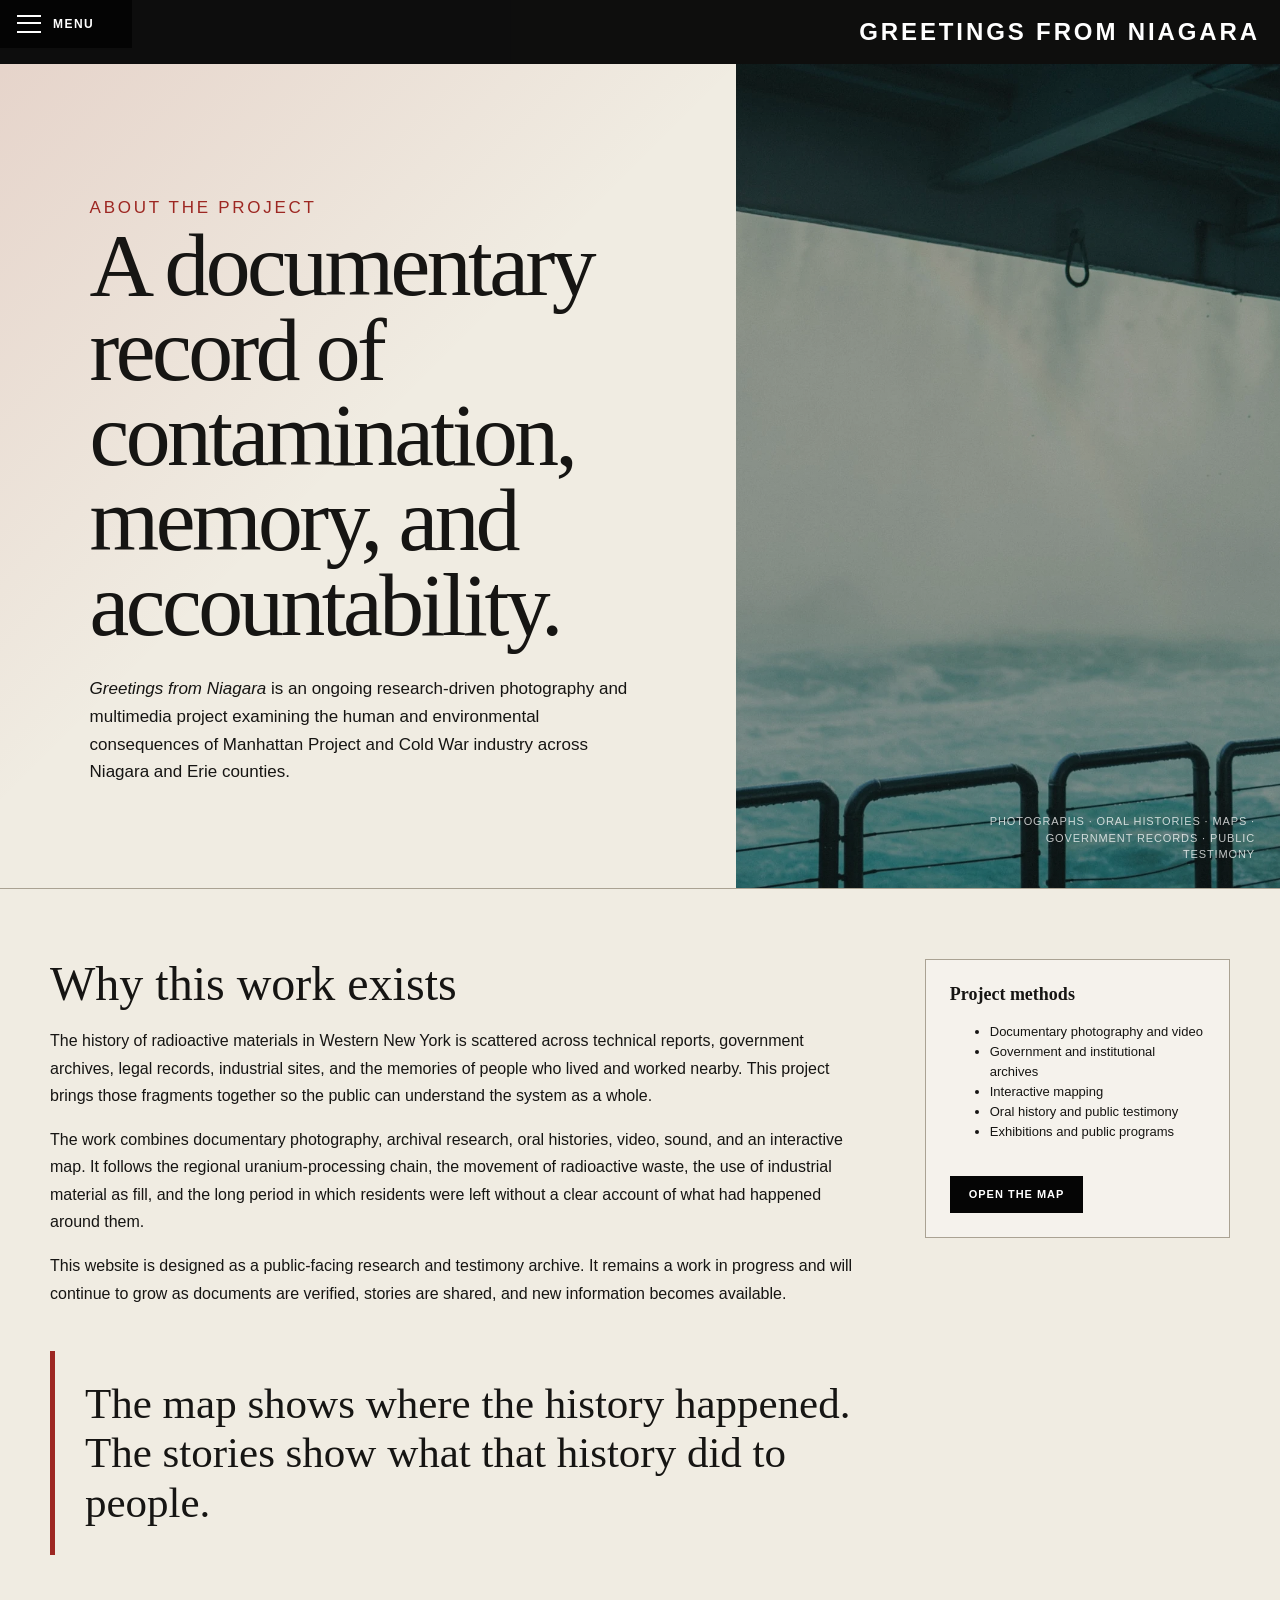
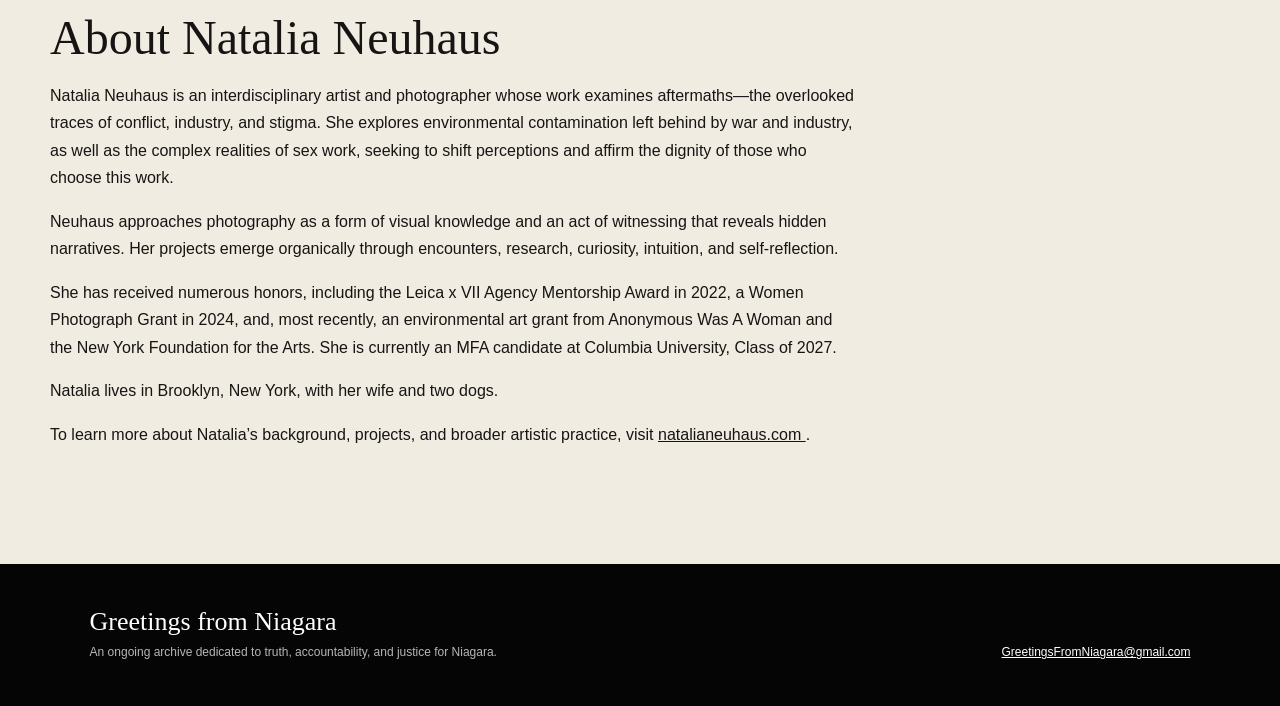
<file: about.html>
<!doctype html>
<html lang="en">
<head>
<meta charset="utf-8">
<meta name="viewport" content="width=device-width,initial-scale=1">
<title>About | Greetings from Niagara</title>
<meta name="description" content="About Greetings from Niagara and Natalia Neuhaus.">
<link rel="stylesheet" href="site.css?v=1.3">
<link rel="stylesheet" href="animations.css?v=1.216">
</head>
<body class="site-page">

<button class="global-menu-button" type="button" aria-expanded="false" aria-controls="globalSiteMenu">
  <span class="global-menu-lines" aria-hidden="true"></span>
  <span>MENU</span>
</button>
<div id="globalSiteMenu" class="global-menu" hidden>
  <div class="global-menu-backdrop" data-close-menu></div>
  <div class="global-menu-panel" role="dialog" aria-modal="true" aria-label="Website menu">
    <button class="global-menu-close" type="button" aria-label="Close menu" data-close-menu>×</button>
    <p class="global-menu-kicker">GREETINGS FROM NIAGARA</p>
    <nav class="global-menu-nav" aria-label="Main navigation"><a href="index.html">Interactive Map</a>
<a class="active" href="about.html">About</a>
<a href="history.html">History</a>
<a href="voices.html">Voices from Niagara</a>
<a href="share.html">Share Your Story</a>
<a href="archive.html">The Evidence</a>
<a href="necra.html">Survey Updates &amp; Resources</a>
<a href="reca-eeoicpa.html">RECA &amp; EEOICPA</a> 
<a href="exhibitions.html">Exhibitions</a>
<a href="contact.html">Contact</a></nav>

    <div class="global-menu-social" aria-label="Social media and sharing">
      <p class="global-menu-social-title">FOLLOW / SHARE</p>
      <div class="global-menu-social-links">
        <a href="https://www.instagram.com/natalia.neuhaus/" target="_blank" rel="noopener noreferrer">Instagram</a>
        <button type="button" data-share-action="facebook">Facebook</button>
        <button type="button" data-share-action="x">X</button>
        <button type="button" data-share-action="copy">Copy link</button>
        <button type="button" data-share-action="email">Email</button>
      </div>
    </div>

  </div>
</div>

<header class="site-header">
  <a class="site-wordmark" href="index.html">GREETINGS FROM NIAGARA</a>
</header>
<main class="site-main">

<section class="site-hero">
  <div class="site-hero-copy">
    <p class="site-eyebrow">ABOUT THE PROJECT</p>
    <h1>A documentary record of contamination, memory, and accountability.</h1>
    <p><em>Greetings from Niagara</em> is an ongoing research-driven photography and multimedia project examining the human and environmental consequences of Manhattan Project and Cold War industry across Niagara and Erie counties.</p>
  </div>
  <div class="site-hero-art"><span class="site-hero-label">Photographs · oral histories · maps · government records · public testimony</span></div>
</section>
<section class="content-wrap">
  <div class="content-grid">
    <article class="prose">
      <h2>Why this work exists</h2>
      <p>The history of radioactive materials in Western New York is scattered across technical reports, government archives, legal records, industrial sites, and the memories of people who lived and worked nearby. This project brings those fragments together so the public can understand the system as a whole.</p>
      <p>The work combines documentary photography, archival research, oral histories, video, sound, and an interactive map. It follows the regional uranium-processing chain, the movement of radioactive waste, the use of industrial material as fill, and the long period in which residents were left without a clear account of what had happened around them.</p><p>This website is designed as a public-facing research and testimony archive. It remains a work in progress and will continue to grow as documents are verified, stories are shared, and new information becomes available.</p>
      <blockquote class="pullquote">The map shows where the history happened. The stories show what that history did to people.</blockquote>
      <h2>About Natalia Neuhaus</h2>
     <p>
  Natalia Neuhaus is an interdisciplinary artist and photographer whose work
  examines aftermaths—the overlooked traces of conflict, industry, and stigma.
  She explores environmental contamination left behind by war and industry, as
  well as the complex realities of sex work, seeking to shift perceptions and
  affirm the dignity of those who choose this work.
</p>

<p>
  Neuhaus approaches photography as a form of visual knowledge and an act of
  witnessing that reveals hidden narratives. Her projects emerge organically
  through encounters, research, curiosity, intuition, and self-reflection.
</p>

<p>
  She has received numerous honors, including the Leica x VII Agency Mentorship
  Award in 2022, a Women Photograph Grant in 2024, and, most recently, an
  environmental art grant from Anonymous Was A Woman and the New York Foundation
  for the Arts. She is currently an MFA candidate at Columbia University, Class
  of 2027.
</p>

<p>
  Natalia lives in Brooklyn, New York, with her wife and two dogs.
</p>
      <p>
  To learn more about Natalia’s background, projects, and broader artistic practice,
  visit
  <a href="https://natalianeuhaus.com/"
     target="_blank"
     rel="noopener noreferrer">
    natalianeuhaus.com
  </a>.
</p>
    </article>
    <aside class="side-note">
      <h3>Project methods</h3>
      <ul>
        <li>Documentary photography and video</li>
        <li>Government and institutional archives</li>
        <li>Interactive mapping</li>
        <li>Oral history and public testimony</li>
        <li>Exhibitions and public programs</li>
      </ul>
      <a class="button-link" href="index.html">Open the map</a>
    </aside>
  </div>
</section>

</main>
<footer class="site-footer">
  <div>
    <strong>Greetings from Niagara</strong>
    <p>An ongoing archive dedicated to truth, accountability, and justice for Niagara.</p>
  </div>
  <p><a href="mailto:GreetingsFromNiagara@gmail.com">GreetingsFromNiagara@gmail.com</a></p>
</footer>
<script src="site.js?v=1.1"></script>

</body>
</html>
</file>
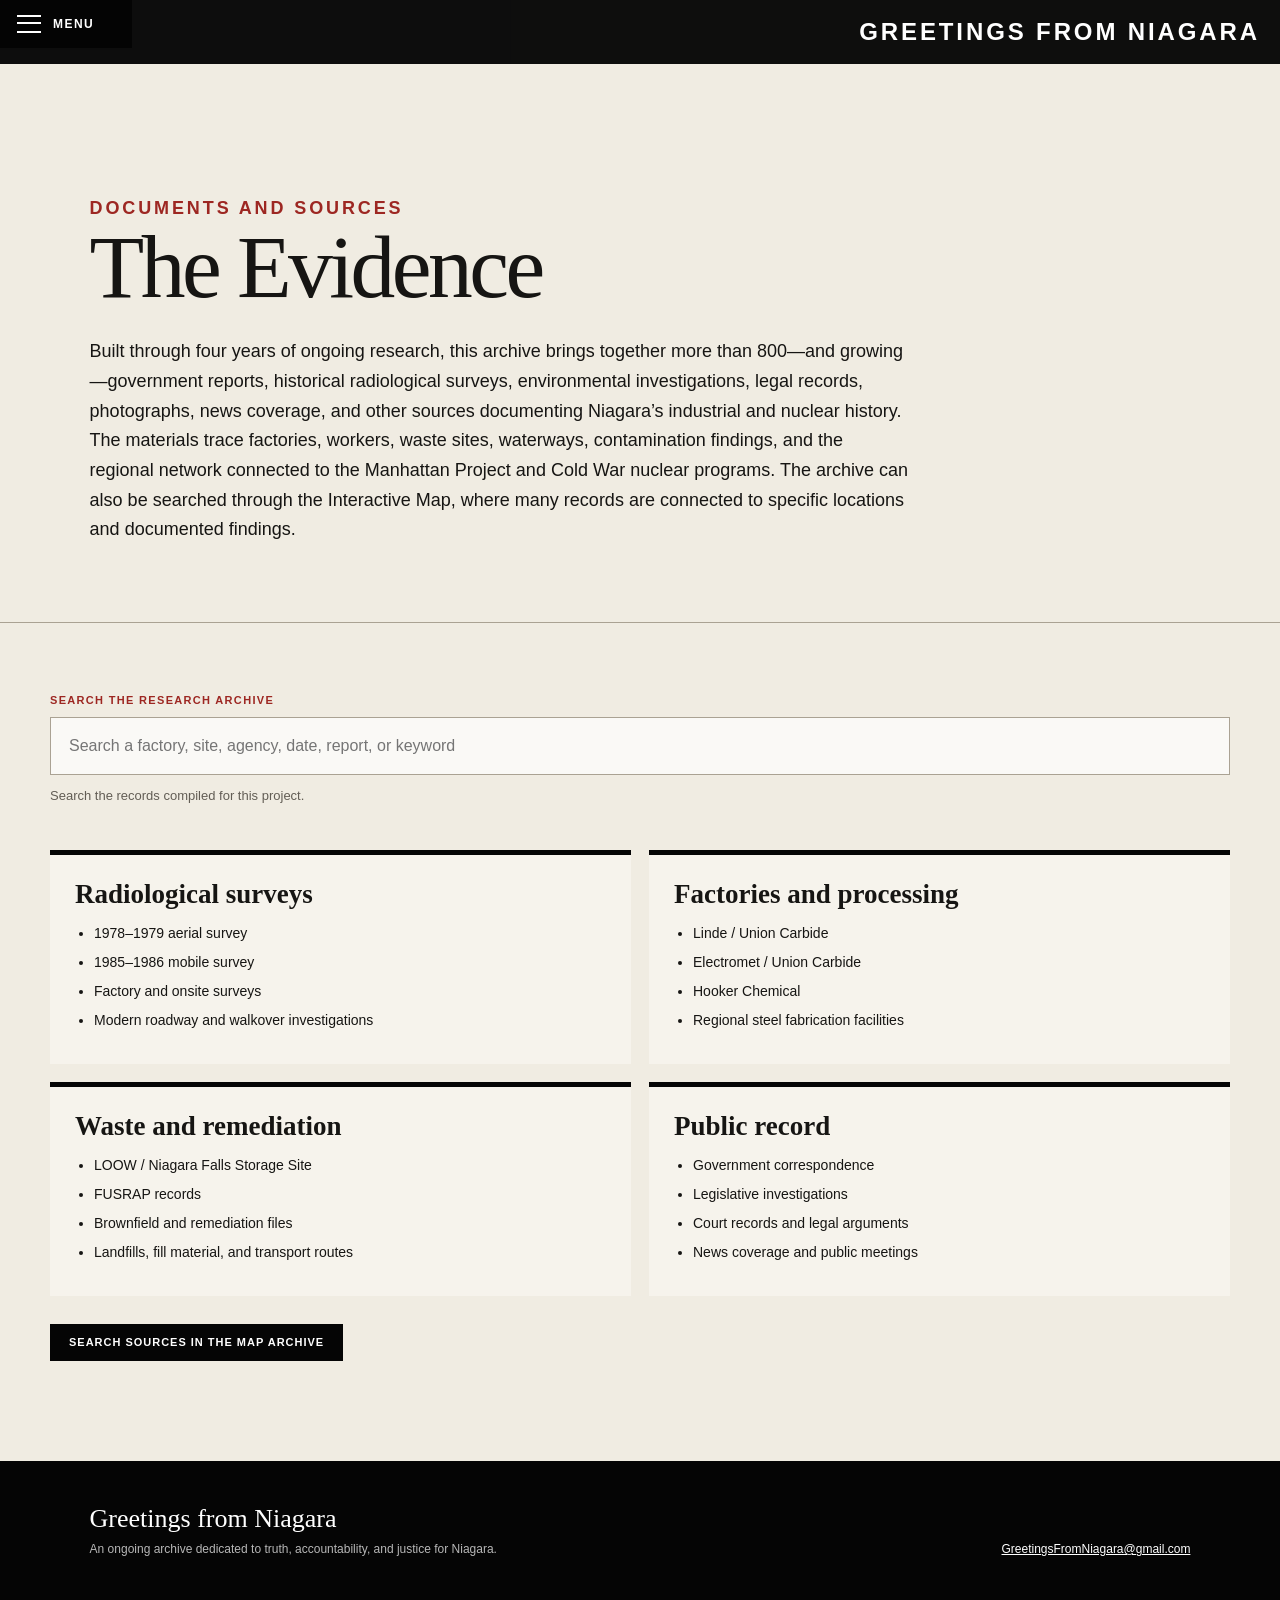
<file: archive.html>
<!doctype html>
<html lang="en">
<head>
<meta charset="utf-8">
<meta name="viewport" content="width=device-width,initial-scale=1">
<title>Archive | Greetings from Niagara</title>
<meta name="description" content="Research documents and sources supporting Greetings from Niagara.">
<link rel="stylesheet" href="site.css?v=1.3">
<link rel="stylesheet" href="animations.css?v=1.216">

<style>
/* Search for the standalone Research Archive page */
.archive-search {
  margin-bottom: 42px;
}

.archive-search label {
  display: block;
  margin-bottom: 10px;
  color: var(--site-red);
  font: 700 11px/1.3 Arial, Helvetica, sans-serif;
  letter-spacing: .12em;
  text-transform: uppercase;
}

.archive-search input {
  width: 100%;
  padding: 17px 18px;
  border: 1px solid var(--site-line);
  border-radius: 0;
  background: rgba(255,255,255,.7);
  color: var(--site-ink);
  font: 16px/1.35 Arial, Helvetica, sans-serif;
}

.archive-search input:focus {
  outline: 2px solid var(--site-black);
  outline-offset: 2px;
}

.archive-search-status {
  min-height: 22px;
  margin: 11px 0 0;
  color: #625d55;
  font-size: 13px;
  line-height: 1.5;
}

.archive-search-results {
  margin-top: 24px;
  border-top: 1px solid var(--site-line);
}

.archive-search-result {
  padding: 20px 0;
  border-bottom: 1px solid var(--site-line);
}

.archive-search-result h3 {
  margin: 0 0 8px;
  font: 600 20px/1.18 Georgia, "Times New Roman", serif;
}

.archive-search-result h3 a {
  color: var(--site-ink);
  text-decoration-thickness: 1px;
  text-underline-offset: 3px;
}

.archive-search-result p {
  margin: 0;
  color: #625d55;
  font-size: 13px;
  line-height: 1.55;
}

.archive-show-more {
  margin: 20px 0 38px;
  padding: 12px 18px;
  border: 1px solid var(--site-black);
  background: transparent;
  color: var(--site-black);
  font: 700 11px/1 Arial, Helvetica, sans-serif;
  letter-spacing: .09em;
  text-transform: uppercase;
  cursor: pointer;
}

.archive-map-link {
  margin-top: 28px;
}
</style>
</head>

<body class="site-page">

<button class="global-menu-button" type="button" aria-expanded="false" aria-controls="globalSiteMenu">
  <span class="global-menu-lines" aria-hidden="true"></span>
  <span>MENU</span>
</button>

<div id="globalSiteMenu" class="global-menu" hidden>
  <div class="global-menu-backdrop" data-close-menu></div>
  <div class="global-menu-panel" role="dialog" aria-modal="true" aria-label="Website menu">
    <button class="global-menu-close" type="button" aria-label="Close menu" data-close-menu>×</button>
    <p class="global-menu-kicker">GREETINGS FROM NIAGARA</p>

    <nav class="global-menu-nav" aria-label="Main navigation">
      <a href="index.html">Interactive Map</a>
      <a href="about.html">About</a>
      <a href="history.html">History</a>
      <a href="voices.html">Voices from Niagara</a>
      <a href="share.html">Share Your Story</a>
      <a class="active" href="archive.html">The Evidence</a>
      <a href="necra.html">Survey Updates &amp; Resources</a>
      <a href="reca-eeoicpa.html">RECA &amp; EEOICPA</a>
      <a href="exhibitions.html">Exhibitions</a>
      <a href="contact.html">Contact</a>
    </nav>

    <div class="global-menu-social" aria-label="Social media and sharing">
      <p class="global-menu-social-title">FOLLOW / SHARE</p>
      <div class="global-menu-social-links">
        <a href="https://www.instagram.com/natalia.neuhaus/" target="_blank" rel="noopener noreferrer">Instagram</a>
        <button type="button" data-share-action="facebook">Facebook</button>
        <button type="button" data-share-action="x">X</button>
        <button type="button" data-share-action="copy">Copy link</button>
        <button type="button" data-share-action="email">Email</button>
      </div>
    </div>
  </div>
</div>

<header class="site-header">
  <a class="site-wordmark" href="index.html">GREETINGS FROM NIAGARA</a>
</header>

<main class="site-main">

<section class="page-intro">
  <p class="site-eyebrow">DOCUMENTS AND SOURCES</p>
  <h1>The Evidence</h1>
  <p>
    Built through four years of ongoing research, this archive brings together
    more than 800—and growing—government reports, historical radiological surveys,
    environmental investigations, legal records, photographs, news coverage, and
    other sources documenting Niagara’s industrial and nuclear history. The
    materials trace factories, workers, waste sites, waterways, contamination
    findings, and the regional network connected to the Manhattan Project and
    Cold War nuclear programs. The archive can also be searched through the
    Interactive Map, where many records are connected to specific locations and
    documented findings.
  </p>
</section>

<section class="content-wrap">

  <div class="archive-search">
    <label for="archiveSearch">Search the research archive</label>
    <input
      id="archiveSearch"
      type="search"
      autocomplete="off"
      placeholder="Search a factory, site, agency, date, report, or keyword"
    >
    <p id="archiveSearchStatus" class="archive-search-status" aria-live="polite">
      Search the records compiled for this project.
    </p>

    <div id="archiveSearchResults" class="archive-search-results" hidden></div>

    <button id="archiveShowMore" class="archive-show-more" type="button" hidden>
      Show more results
    </button>
  </div>

  <div class="archive-groups">
    <article class="archive-group">
      <h2>Radiological surveys</h2>
      <ul>
        <li>1978–1979 aerial survey</li>
        <li>1985–1986 mobile survey</li>
        <li>Factory and onsite surveys</li>
        <li>Modern roadway and walkover investigations</li>
      </ul>
    </article>

    <article class="archive-group">
      <h2>Factories and processing</h2>
      <ul>
        <li>Linde / Union Carbide</li>
        <li>Electromet / Union Carbide</li>
        <li>Hooker Chemical</li>
        <li>Regional steel fabrication facilities</li>
      </ul>
    </article>

    <article class="archive-group">
      <h2>Waste and remediation</h2>
      <ul>
        <li>LOOW / Niagara Falls Storage Site</li>
        <li>FUSRAP records</li>
        <li>Brownfield and remediation files</li>
        <li>Landfills, fill material, and transport routes</li>
      </ul>
    </article>

    <article class="archive-group">
      <h2>Public record</h2>
      <ul>
        <li>Government correspondence</li>
        <li>Legislative investigations</li>
        <li>Court records and legal arguments</li>
        <li>News coverage and public meetings</li>
      </ul>
    </article>
  </div>

  <a class="button-link archive-map-link" href="index.html">
    Search sources in the map archive
  </a>

</section>
</main>

<footer class="site-footer">
  <div>
    <strong>Greetings from Niagara</strong>
    <p>An ongoing archive dedicated to truth, accountability, and justice for Niagara.</p>
  </div>
  <p><a href="mailto:GreetingsFromNiagara@gmail.com">GreetingsFromNiagara@gmail.com</a></p>
</footer>

<script src="site.js?v=1.1"></script>

<script>
const archiveSources = [{"source_id":"SRC-0001","date":"","topic":"1938 Indexes to Aerial Photography of Niagara County","notes":"","agency":"","url":"https://catalog.archives.gov/id/75714400","original_sheet":"Main","original_row":582,"tags":["Archive / footage"],"linked_sites":[],"review_status":"Needs review"},{"source_id":"SRC-0002","date":"","topic":"1980 complete map Niagara Falls","notes":"","agency":"","url":"https://www.arcgis.com/apps/mapviewer/index.html?layers=69336f26f31c4616863f8c2c7012358c","original_sheet":"Main","original_row":593,"tags":[],"linked_sites":[],"review_status":"Needs review"},{"source_id":"SRC-0003","date":"","topic":"3163 Buffalo Ave. No rad survey performed","notes":"","agency":"","url":"https://extapps.dec.ny.gov/data/DecDocs/932096/Report.HW.932096.2022-05-12.1st_Semi-Annual_2022_OMM_Report.pdf","original_sheet":"Main","original_row":475,"tags":["Government report"],"linked_sites":[],"review_status":"Needs review"},{"source_id":"SRC-0004","date":"","topic":"401, 402 Buffalo Ave Union Carbide though its never metioned","notes":"","agency":"","url":"https://extapps.dec.ny.gov/data/DecDocs/C932164/Fact%20Sheet.BCP.C932164.2015-10-28.CUREC.pdf","original_sheet":"Main","original_row":443,"tags":["Linde / Union Carbide","Government report"],"linked_sites":["Union Carbide 401 Buffalo Ave."],"review_status":"Needs review"},{"source_id":"SRC-0005","date":"","topic":"401, 402 Buffalo Ave. Mentions Tenorm. Union Carbide though its never metioned","notes":"","agency":"","url":"https://extapps.dec.ny.gov/data/der/factsheet/c932164riwp.pdf","original_sheet":"Main","original_row":444,"tags":["Linde / Union Carbide","Government report"],"linked_sites":["Union Carbide 401 Buffalo Ave."],"review_status":"Needs review"},{"source_id":"SRC-0006","date":"","topic":"401, 402 Buffalo Ave. Mentions Tenorm. Union Carbide though its never metioned. This area is very close to the waterfalls","notes":"","agency":"","url":"https://www1.dec.state.ny.us/docs/remediation_hudson_pdf/402ba5.pdf","original_sheet":"Main","original_row":446,"tags":["Linde / Union Carbide","Waterways","Government report"],"linked_sites":["Union Carbide 401 Buffalo Ave."],"review_status":"Needs review"},{"source_id":"SRC-0007","date":"","topic":"401, 402 Buffalo Ave. Mentions Tenorm. Union Carbide though its never metioned. This area is very close to the waterfalls","notes":"","agency":"","url":"https://extapps.dec.ny.gov/data/DecDocs/C932164/Report.BCP.C932164.2017-06-13.2016%20Periodic%20Review%20Report.pdf","original_sheet":"Main","original_row":448,"tags":["Linde / Union Carbide","Waterways","Government report"],"linked_sites":["Union Carbide 401 Buffalo Ave."],"review_status":"Needs review"},{"source_id":"SRC-0008","date":"","topic":"402 and 430 BUFFALO AVENUE SITE BCP SITE No. C9321","notes":"","agency":"","url":"https://extapps.dec.ny.gov/data/DecDocs/C932164/Work%20Plan.BCP.C932164.2014-12-31.IRM%20Work%20Plan.pdf","original_sheet":"Main","original_row":550,"tags":["Government report"],"linked_sites":[],"review_status":"Needs review"},{"source_id":"SRC-0009","date":"","topic":"600 pages about LOOW - NFSS","notes":"","agency":"","url":"https://lmpublicsearch.lm.doe.gov/lmsites/2729-s06246_vp_report.pdf","original_sheet":"For Natalia","original_row":32,"tags":["NFSS / LOOW / CWM","Government report"],"linked_sites":[],"review_status":"Needs review"},{"source_id":"SRC-0010","date":"","topic":"ACTION DESCRIPTION MEMORANDUM NIAGARA FALLS STORAGE SITE PROPOSED INTERIM REMEDIAL ACTIONS","notes":"","agency":"","url":"https://www.lrb.usace.army.mil/Portals/45/docs/FUSRAP/NFSS/Online%20AR/01/NFSS_01.06_0096_a.pdf?ver=2020-07-13-101433-247","original_sheet":"Main","original_row":290,"tags":["NFSS / LOOW / CWM","Radiological survey","Government report"],"linked_sites":[],"review_status":"Needs review"},{"source_id":"SRC-0011","date":"","topic":"ACTION DESCRIPTION MEMORANDUM NIAGARA FALLS STORAGE SITE PROPOSED INTERIM REMEDIAL ACTIONS","notes":"","agency":"","url":"https://www.lrb.usace.army.mil/Portals/45/docs/FUSRAP/NFSS/Online%20AR/01/NFSS_01.06_0153_a.pdf?ver=2020-07-13-101448-340","original_sheet":"Main","original_row":291,"tags":["NFSS / LOOW / CWM","Radiological survey","Government report"],"linked_sites":[],"review_status":"Needs review"},{"source_id":"SRC-0012","date":"","topic":"aerial description of waste niagara falls 1987","notes":"","agency":"","url":"https://web.archive.org/web/20231010185209/https://www.lrb.usace.army.mil/Portals/45/docs/FUSRAP/NFSS/Online%20AR/08/NFSS_08.08_0220_a.pdf?ver=2020-07-13-115720-017","original_sheet":"Main","original_row":449,"tags":["NFSS / LOOW / CWM","Radiological survey","Government report","Archive / footage"],"linked_sites":[],"review_status":"Needs review"},{"source_id":"SRC-0013","date":"","topic":"Aerial Photo","notes":"","agency":"","url":"https://www3.erie.gov/aerial-photos/special-niagara-falls-plate","original_sheet":"Main","original_row":575,"tags":["Archive / footage"],"linked_sites":[],"review_status":"Needs review"},{"source_id":"SRC-0014","date":"","topic":"Aerial survey med sites photo of helicopter","notes":"","agency":"","url":"https://digital.library.unt.edu/ark:/67531/metadc695704/m1/?q=Aerial%20survey%20niagara","original_sheet":"Main","original_row":502,"tags":[],"linked_sites":[],"review_status":"Needs review"},{"source_id":"SRC-0015","date":"","topic":"aerial survey niagara falls","notes":"","agency":"","url":"https://lmpublicsearch.lm.doe.gov/lmsites/2711-ny.17-6.pdf","original_sheet":"Main","original_row":499,"tags":["Government report"],"linked_sites":[],"review_status":"Needs review"},{"source_id":"SRC-0016","date":"","topic":"Airco","notes":"","agency":"","url":"https://extapps.dec.ny.gov/data/DecDocs/932001B/Report.HW.932001B.2014-12-17.Approved%20Reclass%202%20to%204%20Package.pdf","original_sheet":"Main","original_row":599,"tags":["Linde / Union Carbide","Government report"],"linked_sites":["Union Carbide - Airco - Vanadium"],"review_status":"Needs review"},{"source_id":"SRC-0017","date":"","topic":"Airco owned by union carbide","notes":"","agency":"","url":"https://extapps.dec.ny.gov/data/DecDocs/932001C/Report.HW.932001C.1989-01-01.EngineeringInvestigationatInactiveHazardousWasteSitesPhase1Investigations.pdf","original_sheet":"Main","original_row":523,"tags":["Linde / Union Carbide","Government report"],"linked_sites":["Union Carbide - Airco - Vanadium"],"review_status":"Needs review"},{"source_id":"SRC-0018","date":"","topic":"Airco send stuff to Union Carbide Dump which is Cecos","notes":"","agency":"","url":"https://extapps.dec.ny.gov/data/DecDocs/932002/Report.HW.932002.1986-01-01.Phase_I.pdf","original_sheet":"Main","original_row":572,"tags":["Linde / Union Carbide","Government report"],"linked_sites":["Union Carbide - Airco - Vanadium"],"review_status":"Needs review"},{"source_id":"SRC-0019","date":"","topic":"airco witmer rd landfill","notes":"","agency":"","url":"https://extapps.dec.ny.gov/data/DecDocs/932001B/Report.HW.932001B.2000-04-01.ClosureWetlandImpacts.pdf","original_sheet":"Main","original_row":522,"tags":["Linde / Union Carbide","Government report"],"linked_sites":["Union Carbide Airco Witmer Rd","Union Carbide - Airco - Vanadium"],"review_status":"Needs review"},{"source_id":"SRC-0020","date":"","topic":"archive love canal the federal connection","notes":"Where the Federal Connection Report is kept","agency":"Univ. at Buffalo","url":"https://findingaids.lib.buffalo.edu/repositories/2/archival_objects/20384","original_sheet":"ResearchGovt Reports","original_row":5,"tags":["Hooker / Love Canal","Archive / footage"],"linked_sites":["Hooker Love Canal Landfill"],"review_status":"Needs review"},{"source_id":"SRC-0021","date":"","topic":"archive.org","notes":"","agency":"","url":"https://archive.org/details/1924aerialphotosbuffalonyniagarafalls/page/n27/mode/2up","original_sheet":"Main","original_row":685,"tags":["Archive / footage"],"linked_sites":[],"review_status":"Needs review"},{"source_id":"SRC-0022","date":"","topic":"Army Corps","notes":"","agency":"","url":"https://www.lrb.usace.army.mil/Missions/HTRW/FUSRAP/Niagara-Falls-Storage-Site/","original_sheet":"For Natalia","original_row":97,"tags":["Radiological survey","Government report"],"linked_sites":[],"review_status":"Needs review"},{"source_id":"SRC-0023","date":"","topic":"Army Corps of Engineers Proposed Plan 1 to remove all contents of the Interim Waste Containment","notes":"","agency":"","url":"https://extapps.dec.ny.gov/docs/legal_protection_pdf/cwm00134.pdf","original_sheet":"Main","original_row":110,"tags":["NFSS / LOOW / CWM","Government report"],"linked_sites":[],"review_status":"Needs review"},{"source_id":"SRC-0024","date":"","topic":"army correcting language of survey","notes":"","agency":"","url":"https://www.lrb.usace.army.mil/Portals/45/docs/FUSRAP/NFSS/Online%20AR/03/NFSS_03.04_0028_a.pdf?ver=2020-07-13-105620-080","original_sheet":"Main","original_row":298,"tags":["NFSS / LOOW / CWM","Radiological survey","Government report"],"linked_sites":[],"review_status":"Needs review"},{"source_id":"SRC-0025","date":"","topic":"Ashland Tonawanda","notes":"","agency":"","url":"https://extapps.dec.ny.gov/data/DecDocs/915008B/Work%20Plan.HW.915008B.2023-10-11.Site%20Characterization_Remedial%20Investigation%20Work%20Plan_Final.pdf","original_sheet":"Main","original_row":659,"tags":["Government report"],"linked_sites":["Union Carbide Linde Ashland - FUSRAP Landfill"],"review_status":"Needs review"},{"source_id":"SRC-0026","date":"","topic":"Ashland Tonawanda Migration","notes":"","agency":"","url":"https://extapps.dec.ny.gov/data/DecDocs/915061/Report.HW.915061.1989-10-01.ashland_phaseii.pdf","original_sheet":"Main","original_row":647,"tags":["Government report"],"linked_sites":["Union Carbide Linde Ashland - FUSRAP Landfill"],"review_status":"Needs review"},{"source_id":"SRC-0027","date":"","topic":"Aspect","notes":"","agency":"","url":"https://dec.ny.gov/news/press-releases/2024/6/dec-and-epa-announce-june-24-resumption-of-aircraft-based-survey-of-erie-and-niagara-counties","original_sheet":"Main","original_row":565,"tags":["Government report","News / public record"],"linked_sites":[],"review_status":"Needs review"},{"source_id":"SRC-0028","date":"","topic":"At both sites uranium was less efficiently adsorbed by the soil than radium but its movement would still be significantly retarded. see page 7","notes":"","agency":"","url":"https://www.lrb.usace.army.mil/Portals/45/docs/FUSRAP/NFSS/Online%20AR/01/NFSS_01.06_0384_a.pdf?ver=2020-07-13-101525-030","original_sheet":"Main","original_row":295,"tags":["NFSS / LOOW / CWM","Radiological survey","Government report"],"linked_sites":[],"review_status":"Needs review"},{"source_id":"SRC-0029","date":"","topic":"bell aorcraft photo and entrance to canal","notes":"","agency":"","url":"https://parks.ny.gov/documents/inside-our-agency/PublicDocuments/NiagaraFallsStateParkScopingReport/MosesParkwayNorth/AppendixGG1ReportPart1July2016.pdf","original_sheet":"Main","original_row":167,"tags":["Government report"],"linked_sites":["Bell Factory","Bell Factory  Wheatfield"],"review_status":"Needs review"},{"source_id":"SRC-0030","date":"","topic":"Bell Plant Survey","notes":"","agency":"","url":"https://extapps.dec.ny.gov/data/DecDocs/932052/Report.HW.932052.2007-01-29.VIE_Report.pdf","original_sheet":"Main","original_row":421,"tags":["Government report"],"linked_sites":["Bell Factory","Bell Factory  Wheatfield"],"review_status":"Needs review"},{"source_id":"SRC-0031","date":"","topic":"betchel study on how to transport NFSS","notes":"","agency":"","url":"https://www.osti.gov/servlets/purl/5451204","original_sheet":"Main","original_row":354,"tags":["NFSS / LOOW / CWM"],"linked_sites":[],"review_status":"Needs review"},{"source_id":"SRC-0032","date":"","topic":"Better Living Dupont Magazine4: NF","notes":"","agency":"","url":"https://digital.hagley.org/islandora/search/niagara%20falls?type=edismax&cp=islandora%3A2514105","original_sheet":"For Natalia","original_row":16,"tags":[],"linked_sites":[],"review_status":"Needs review"},{"source_id":"SRC-0033","date":"","topic":"bible to history of industries in niagara","notes":"","agency":"","url":"https://irma.nps.gov/DataStore/DownloadFile/582126","original_sheet":"Main","original_row":510,"tags":[],"linked_sites":[],"review_status":"Needs review"},{"source_id":"SRC-0034","date":"","topic":"Blackstone Union Carbide","notes":"","agency":"","url":"https://d9-wret.s3.us-west-2.amazonaws.com/assets/palladium/production/mineral-pubs/graphite/310494.pdf","original_sheet":"Main","original_row":612,"tags":["Linde / Union Carbide"],"linked_sites":[],"review_status":"Needs review"},{"source_id":"SRC-0035","date":"","topic":"Book: Safety of the high-level uranium ore residues at the Niagara Falls storage site, Lewiston, New York","notes":"","agency":"","url":"https://search.lib.buffalo.edu/discovery/fulldisplay?docid=alma9939106810804803&context=L&vid=01SUNY_BUF:everything&lang=en&search_scope=UBSUNY&adaptor=Local%20Search%20Engine&tab=EverythingUBSUNY&query=any,contains,NFSs&offset=0","original_sheet":"Main","original_row":183,"tags":["NFSS / LOOW / CWM","Radiological survey"],"linked_sites":[],"review_status":"Needs review"},{"source_id":"SRC-0036","date":"","topic":"Boron Isotope plant Hooker Loow","notes":"","agency":"","url":"https://digital.library.unt.edu/ark:/67531/metadc860822/m2/1/high_res_d/metadc860822.pdf","original_sheet":"Main","original_row":529,"tags":["Hooker / Love Canal","NFSS / LOOW / CWM"],"linked_sites":[],"review_status":"Needs review"},{"source_id":"SRC-0037","date":"","topic":"Brief history of DuPont in Niagara","notes":"","agency":"","url":"https://nflh.libraryhost.com/repositories/2/resources/27","original_sheet":"Main","original_row":159,"tags":[],"linked_sites":[],"review_status":"Needs review"},{"source_id":"SRC-0038","date":"","topic":"Buffalo Ave aerial photograph","notes":"","agency":"","url":"https://www3.erie.gov/sites/default/files/images/aerialphotos/1920s/b9_c31.jpg","original_sheet":"Main","original_row":574,"tags":["Archive / footage"],"linked_sites":[],"review_status":"Needs review"},{"source_id":"SRC-0039","date":"","topic":"buffalonews.com","notes":"","agency":"","url":"https://buffalonews.com/news/local/feds-to-begin-capping-tonawanda-landfill-to-contain-radioactive-material/article_e0062a26-fe4d-11ee-b708-53ea3305aade.html?utm_medium=social&utm_source=facebook&utm_campaign=user-share&fbclid=IwZXh0bgNhZW0BMQABHa_zDXoHenjmp_ZxWy5cXgh09uk0vQRU6wfKVWnfBAm7N1cpQOOrwDy8iQ_aem_AS5U1urTZRg1eqr3syC-HHn7Fy8aq1jA-TShATzW2EGOTNlq_k8TDvGrtAz8eIIR8dw","original_sheet":"Main","original_row":547,"tags":["Radiological survey","News / public record"],"linked_sites":[],"review_status":"Needs review"},{"source_id":"SRC-0040","date":"","topic":"Cancer Incidence among Love Canal residents","notes":"","agency":"","url":"https://www.ncbi.nlm.nih.gov/pmc/articles/PMC2721871/","original_sheet":"Main","original_row":320,"tags":["Hooker / Love Canal","Health / exposure"],"linked_sites":["Hooker Love Canal Landfill"],"review_status":"Needs review"},{"source_id":"SRC-0041","date":"","topic":"Cancer Incidence and Mortality Trends for Niagara County, 1976-2020","notes":"","agency":"","url":"https://www.health.ny.gov/statistics/cancer/registry/vol3/v3niagara.htm","original_sheet":"Main","original_row":261,"tags":["Health / exposure"],"linked_sites":[],"review_status":"Needs review"},{"source_id":"SRC-0042","date":"","topic":"Cancer statisctic niagara gazette 1983","notes":"","agency":"","url":"https://www.lrb.usace.army.mil/Portals/45/docs/FUSRAP/NFSS/Online%20AR/08/NFSS_08.08_0148_a.pdf?ver=2020-07-13-114634-447","original_sheet":"Main","original_row":532,"tags":["NFSS / LOOW / CWM","Radiological survey","Health / exposure","Government report"],"linked_sites":[],"review_status":"Needs review"},{"source_id":"SRC-0043","date":"","topic":"cancer study newspaper clipping","notes":"","agency":"","url":"https://www.lrb.usace.army.mil/Portals/45/docs/FUSRAP/NFSS/Online%20AR/08/NFSS_08.08_0626_a.pdf?ver=2020-07-13-120519-743","original_sheet":"For Natalia","original_row":172,"tags":["NFSS / LOOW / CWM","Radiological survey","Health / exposure","Government report","News / public record"],"linked_sites":[],"review_status":"Needs review"},{"source_id":"SRC-0044","date":"","topic":"Cancer Tonawanda","notes":"","agency":"","url":"https://lmpublicsearch.lm.doe.gov/SiteDocs/Linde_01.06_0277_a.pdf","original_sheet":"Main","original_row":662,"tags":["Linde / Union Carbide","Health / exposure","Government report"],"linked_sites":[],"review_status":"Needs review"},{"source_id":"SRC-0045","date":"","topic":"Cancer-causing substances pollute Niagara water","notes":"","agency":"","url":"https://www.upi.com/amp/Archives/1981/10/12/Cancer-causing-substances-pollute-Niagara-water/7410772172030/","original_sheet":"Main","original_row":377,"tags":["Waterways","Health / exposure","Archive / footage"],"linked_sites":[],"review_status":"Needs review"},{"source_id":"SRC-0046","date":"","topic":"Carborundum Carbide Fuel","notes":"","agency":"","url":"https://digital.library.unt.edu/ark:/67531/metadc1025890/m2/1/high_res_d/4685447.pdf","original_sheet":"Main","original_row":679,"tags":["Carborundum"],"linked_sites":[],"review_status":"Needs review"},{"source_id":"SRC-0047","date":"","topic":"Carborundum Carbide Fuel Plutonium","notes":"","agency":"","url":"https://www.osti.gov/servlets/purl/4009358","original_sheet":"Main","original_row":458,"tags":["Carborundum"],"linked_sites":[],"review_status":"Needs review"},{"source_id":"SRC-0048","date":"","topic":"Carborundum cleanup 90s","notes":"","agency":"","url":"https://extapps.dec.ny.gov/data/DecDocs/932036/ROD.HW.932036.2000-10-27.ROD_carborundum_globar_ous1-2.pdf","original_sheet":"Main","original_row":87,"tags":["Carborundum","Government report"],"linked_sites":[],"review_status":"Needs review"},{"source_id":"SRC-0049","date":"","topic":"Carborundum cool photos","notes":"","agency":"","url":"https://digital.library.unt.edu/ark:/67531/metadc862935/m2/1/high_res_d/4159280.pdf","original_sheet":"Main","original_row":66,"tags":["Carborundum","Archive / footage"],"linked_sites":[],"review_status":"Needs review"},{"source_id":"SRC-0050","date":"","topic":"Carborundum demolition","notes":"","agency":"","url":"https://m.youtube.com/watch?v=rOUTFusClVg","original_sheet":"Main","original_row":147,"tags":["Carborundum"],"linked_sites":[],"review_status":"Needs review"},{"source_id":"SRC-0051","date":"","topic":"Carborundum Friends Facebook Group","notes":"","agency":"","url":"https://www.facebook.com/groups/181444779096750/","original_sheet":"Main","original_row":591,"tags":["Carborundum"],"linked_sites":[],"review_status":"Needs review"},{"source_id":"SRC-0052","date":"","topic":"carborundum magazine","notes":"","agency":"","url":"https://archive.org/details/Carb1030_1964/page/34/mode/2up?view=theater","original_sheet":"Main","original_row":21,"tags":["Carborundum","Archive / footage"],"linked_sites":[],"review_status":"Needs review"},{"source_id":"SRC-0053","date":"","topic":"Carborundum photo","notes":"","agency":"","url":"https://www.shutterstock.com/video/clip-1006691893-circa-1920s---carborundum-crystal-blocks-broken","original_sheet":"Main","original_row":368,"tags":["Carborundum","Archive / footage"],"linked_sites":[],"review_status":"Needs review"},{"source_id":"SRC-0054","date":"","topic":"Carborundum photograph","notes":"","agency":"","url":"https://www.loc.gov/resource/pan.6a11525/","original_sheet":"Main","original_row":581,"tags":["Carborundum","Archive / footage"],"linked_sites":[],"review_status":"Needs review"},{"source_id":"SRC-0055","date":"","topic":"Carborundum photos producing plutonium","notes":"","agency":"","url":"https://digital.library.unt.edu/ark:/67531/metadc502678/m1/?q=Niagara%20falls%20plutonium","original_sheet":"Main","original_row":65,"tags":["Carborundum","Archive / footage"],"linked_sites":[],"review_status":"Needs review"},{"source_id":"SRC-0056","date":"","topic":"carborundum radiation to preserve food","notes":"","agency":"","url":"https://archive.org/details/54184FoodEngineeringFilm","original_sheet":"Main","original_row":20,"tags":["Carborundum","Archive / footage"],"linked_sites":[],"review_status":"Needs review"},{"source_id":"SRC-0057","date":"","topic":"Carborundum Uranium Experiments 1959","notes":"","agency":"","url":"https://books.google.com/books?id=wB-9VI_dHPIC&printsec=frontcover&dq=niagara+falls+uranium&hl=en&newbks=1&newbks_redir=0&source=gb_mobile_search&sa=X&ved=2ahUKEwjNucKKsP-EAxVrkYkEHaKrAioQ6AF6BAgHEAM#v=onepage&q=niagara%20falls%20uranium&f=false","original_sheet":"Main","original_row":424,"tags":["Carborundum","Radiological survey","Government report"],"linked_sites":[],"review_status":"Needs review"},{"source_id":"SRC-0058","date":"","topic":"carborundum video","notes":"","agency":"","url":"https://archive.org/details/0979JewelsOfTheIndustry","original_sheet":"Main","original_row":19,"tags":["Carborundum","Archive / footage"],"linked_sites":[],"review_status":"Needs review"},{"source_id":"SRC-0059","date":"","topic":"Carborundum wheatfield plant survey","notes":"","agency":"","url":"https://extapps.dec.ny.gov/data/DecDocs/932102/ROD.HW.932102.1991-08-01.carborundum_specialty_ou1_ou2_ou3.pdf","original_sheet":"Main","original_row":590,"tags":["Carborundum","Government report"],"linked_sites":["Carborundum Wheatfield","Carborundum - Bell Wheatfield"],"review_status":"Needs review"},{"source_id":"SRC-0060","date":"","topic":"Carborundum: STUDY OF URANIUM-PLUTONIUM MONOXIDES","notes":"","agency":"","url":"https://www.osti.gov/servlets/purl/4537877","original_sheet":"Main","original_row":573,"tags":["Carborundum","Radiological survey"],"linked_sites":[],"review_status":"Needs review"},{"source_id":"SRC-0061","date":"","topic":"Cecos was Union Carbide, maybe the landfill","notes":"","agency":"","url":"https://extapps.dec.ny.gov/data/DecDocs/932046/Decision%20Document.RCRA.932046.1996-04-16.Statement_of_Basis_for_final_corrective_action.pdf","original_sheet":"Main","original_row":480,"tags":["Linde / Union Carbide","Government report"],"linked_sites":[],"review_status":"Needs review"},{"source_id":"SRC-0062","date":"","topic":"Center for Health, Environment & Justice Love Canal","notes":"","agency":"","url":"https://chej.org/wp-content/uploads/Love-Canal-Factpack-PUB-0012.pdf","original_sheet":"Main","original_row":48,"tags":["Hooker / Love Canal","Health / exposure"],"linked_sites":["Hooker Love Canal Landfill"],"review_status":"Needs review"},{"source_id":"SRC-0063","date":"","topic":"Chem-trol is CWM?","notes":"","agency":"","url":"https://casetext.com/case/chem-trol-pollution-serv-v-ingraham","original_sheet":"Main","original_row":41,"tags":["NFSS / LOOW / CWM"],"linked_sites":[],"review_status":"Needs review"},{"source_id":"SRC-0064","date":"","topic":"Clean up of LOOW 99","notes":"","agency":"","url":"https://www.lrb.usace.army.mil/Portals/45/docs/FUSRAP/NFSS/Online%20AR/08/NFSS_08.08_0244_a.pdf?ver=2020-07-13-115722-46","original_sheet":"Main","original_row":303,"tags":["NFSS / LOOW / CWM","Radiological survey","Government report"],"linked_sites":[],"review_status":"Needs review"},{"source_id":"SRC-0065","date":"","topic":"CMW survey by Resnikoff","notes":"","agency":"","url":"https://extapps.dec.ny.gov/docs/legal_protection_pdf/cwm00112att1.pdf","original_sheet":"Main","original_row":106,"tags":["NFSS / LOOW / CWM","Government report"],"linked_sites":[],"review_status":"Needs review"},{"source_id":"SRC-0066","date":"","topic":"Columbia univ mentions Niagara rad survey","notes":"","agency":"","url":"https://cpb-us-w2.wpmucdn.com/blogs.pace.edu/dist/0/195/files/2019/03/Columbia-University-Certification-Docket-NY.03-6-1y0zjvj.pdf","original_sheet":"Main","original_row":692,"tags":[],"linked_sites":[],"review_status":"Needs review"},{"source_id":"SRC-0067","date":"","topic":"Community LOOW RAB Description","notes":"Also, link to independent survey on NFSS","agency":"Niagara County Web","url":"https://www.niagaracounty.com/departments/a-f/environmental_health/the_community_loow_project.php","original_sheet":"ResearchGovt Reports","original_row":45,"tags":["NFSS / LOOW / CWM","Health / exposure","Government report"],"linked_sites":[],"review_status":"Needs review"},{"source_id":"SRC-0068","date":"","topic":"community plan","notes":"","agency":"","url":"https://cms5.revize.com/revize/niagaracounty/Document_center/Department/A%20-F/County%20Manager/Final_NiagCommCompPlan.pdf","original_sheet":"Main","original_row":50,"tags":["Government report"],"linked_sites":[],"review_status":"Needs review"},{"source_id":"SRC-0069","date":"","topic":"Comp. dumped Americurium in Tonawanda sewage","notes":"","agency":"","url":"https://casetext.com/case/ead-metallurgical-v-aetna-cas-sur","original_sheet":"Main","original_row":44,"tags":[],"linked_sites":[],"review_status":"Needs review"},{"source_id":"SRC-0070","date":"","topic":"Company cleans up radioactive waste, based in Niagara","notes":"","agency":"","url":"https://sevenson.com/additional-services/radiological-remediation/","original_sheet":"Main","original_row":694,"tags":["Radiological survey"],"linked_sites":[],"review_status":"Needs review"},{"source_id":"SRC-0071","date":"","topic":"Congress hearing, Good photos LOOW. articles from NYT against Federal Connection","notes":"","agency":"","url":"https://www.google.com/books/edition/Uranium_Ore_Residues/JXxJdCPt4_cC?hl=en&gbpv=1&dq=lewiston+ny+tnt&pg=PA40&printsec=frontcover","original_sheet":"Main","original_row":249,"tags":["NFSS / LOOW / CWM","Radiological survey","Archive / footage"],"linked_sites":[],"review_status":"Needs review"},{"source_id":"SRC-0072","date":"","topic":"Cool archive of photos","notes":"","agency":"","url":"https://iwitnessniagara.blogspot.com/search/label/VINTAGE%20PHOTOS","original_sheet":"Main","original_row":126,"tags":["Archive / footage"],"linked_sites":[],"review_status":"Needs review"},{"source_id":"SRC-0073","date":"","topic":"court decision Hooker pg 62","notes":"","agency":"","url":"https://extapps.dec.ny.gov/data/DecDocs/932054/Report.HW.932054.1994-03-17.CaseSummaryAndCourtDecisionPg41.pdf","original_sheet":"Main","original_row":655,"tags":["Hooker / Love Canal","Government report"],"linked_sites":[],"review_status":"Needs review"},{"source_id":"SRC-0074","date":"","topic":"Covanta Niagara Rail-to-Truck, tenorm left on site: READ LAST PARAGRAPHS ABOUT LINE CONNECTING TO LINDE IN TONAWANDA","notes":"","agency":"","url":"https://extapps.dec.ny.gov/docs/remediation_hudson_pdf/c932160e.pdf","original_sheet":"Main","original_row":112,"tags":["Linde / Union Carbide","Government report"],"linked_sites":[],"review_status":"Needs review"},{"source_id":"SRC-0075","date":"","topic":"Covanta praxair - before union carbide","notes":"","agency":"","url":"https://extapps.dec.ny.gov/docs/remediation_hudson_pdf/caar1.pdf","original_sheet":"Main","original_row":491,"tags":["Linde / Union Carbide","Government report"],"linked_sites":[],"review_status":"Needs review"},{"source_id":"SRC-0076","date":"","topic":"current lawsut petiotioners asking union carbide for docs and they never deliver or take forever","notes":"","agency":"","url":"https://casetext.com/case/union-carbide-corp-v-ny-state-dept-of-envtl-conservation","original_sheet":"Main","original_row":484,"tags":["Linde / Union Carbide"],"linked_sites":[],"review_status":"Needs review"},{"source_id":"SRC-0077","date":"","topic":"CWM getting ready for survey old","notes":"","agency":"","url":"https://lmpublicsearch.lm.doe.gov/lmsites/6929-mn.0-01-1.pdf","original_sheet":"For Natalia","original_row":201,"tags":["NFSS / LOOW / CWM","Government report"],"linked_sites":[],"review_status":"Needs review"},{"source_id":"SRC-0078","date":"","topic":"CWM should not be used. Proof that super contamianted. LOOW army med knew but sold them","notes":"","agency":"","url":"https://lmpublicsearch.lm.doe.gov/lmsites/2715-ny.17-21.pdf","original_sheet":"Main","original_row":518,"tags":["NFSS / LOOW / CWM","Government report"],"linked_sites":[],"review_status":"Needs review"},{"source_id":"SRC-0079","date":"","topic":"Database Texas Univ. NFSS","notes":"","agency":"","url":"https://digital.library.unt.edu/search/?q=Niagara+Falls+Storage+Site&t=fulltext&start=0","original_sheet":"Main","original_row":67,"tags":["NFSS / LOOW / CWM"],"linked_sites":[],"review_status":"Needs review"},{"source_id":"SRC-0080","date":"","topic":"Dates of radiological surveys. LOOW and Niagara industrial area","notes":"","agency":"","url":"https://digital.library.unt.edu/ark:/67531/metadc1194540/m1/210/","original_sheet":"Main","original_row":506,"tags":["NFSS / LOOW / CWM","Radiological survey"],"linked_sites":[],"review_status":"Needs review"},{"source_id":"SRC-0081","date":"","topic":"DEC Aspect plane press release","notes":"","agency":"","url":"https://dec.ny.gov/news/press-releases/2023/9/dec-and-epa-announce-oct-2-start-of-aircraft-based-survey-of-erie-and-niagara-counties","original_sheet":"Main","original_row":59,"tags":["Government report","News / public record"],"linked_sites":[],"review_status":"Needs review"},{"source_id":"SRC-0082","date":"","topic":"Description of school at LOOW","notes":"","agency":"","url":"https://web.archive.org/web/20220704123940/https://www.lrb.usace.army.mil/Portals/45/docs/FUSRAP/LOOW%20(Temp)/ARF/C02NY0025--_08.01_1241_a.pdf?ver=fRjbawkQChGGa145AA_ndw%3D%3D","original_sheet":"Main","original_row":525,"tags":["NFSS / LOOW / CWM","Radiological survey","Government report","Archive / footage"],"linked_sites":[],"review_status":"Needs review"},{"source_id":"SRC-0083","date":"","topic":"Detailed story of LOOW and mentions NUMEC","notes":"","agency":"","url":"https://web.archive.org/web/20231010173637/https://www.lrb.usace.army.mil/Portals/45/docs/FUSRAP/NFSS/Online%20AR/01/NFSS_01.06_0062_a.pdf?ver=2020-07-13-101501-153","original_sheet":"Main","original_row":528,"tags":["NFSS / LOOW / CWM","Radiological survey","Government report","Archive / footage"],"linked_sites":[],"review_status":"Needs review"},{"source_id":"SRC-0084","date":"","topic":"Directory of landfills Niagara","notes":"","agency":"","url":"https://books.google.com/books?id=AZjaYSRs_uwC&pg=PA251&dq=varcum+niagara+falls&hl=en&newbks=1&newbks_redir=0&source=gb_mobile_search&sa=X&ved=2ahUKEwjat_jJn76FAxXVM1kFHfzQDwkQ6wF6BAgHEAU#v=onepage&q=varcum%20niagara%20falls&f=false","original_sheet":"Main","original_row":511,"tags":["Hooker / Love Canal","Government report"],"linked_sites":["Hooker Varcum Packard Rd."],"review_status":"Needs review"},{"source_id":"SRC-0085","date":"","topic":"DOE doesnt properly supervise rad waste","notes":"","agency":"","url":"https://digital.library.unt.edu/ark:/67531/metadc737763/?q=Linde%20FUSRAP","original_sheet":"Main","original_row":536,"tags":["Linde / Union Carbide","Radiological survey","Government report"],"linked_sites":[],"review_status":"Needs review"},{"source_id":"SRC-0086","date":"","topic":"DOL Refusal to pay EEOICPA to daughter of someone that work at Electromet","notes":"","agency":"","url":"https://casetext.com/case/richwalder-v-us-dept-of-labor","original_sheet":"Main","original_row":39,"tags":["Linde / Union Carbide"],"linked_sites":["Union Carbide - Electromet"],"review_status":"Needs review"},{"source_id":"SRC-0087","date":"","topic":"edited email","notes":"","agency":"","url":"https://www.lrb.usace.army.mil/Portals/45/docs/FUSRAP/NFSS/Online%20AR/08/NFSS_08.01_0544_a.pdf?ver=2020-07-13-115356-507","original_sheet":"For Natalia","original_row":171,"tags":["NFSS / LOOW / CWM","Radiological survey","Government report"],"linked_sites":[],"review_status":"Needs review"},{"source_id":"SRC-0088","date":"","topic":"eeicopa electromet saying that files destroyed after 6 years","notes":"","agency":"","url":"https://www.cdc.gov/niosh/ocas/pdfs/sec/electromet/empetform2.pdf","original_sheet":"Main","original_row":461,"tags":["Linde / Union Carbide","Health / exposure","Government report"],"linked_sites":["Union Carbide - Electromet"],"review_status":"Needs review"},{"source_id":"SRC-0089","date":"","topic":"eicopa carborundum","notes":"","agency":"","url":"https://www.cdc.gov/niosh/ocas/pdfs/abrwh/pres/2016/dc-carbco-081816.pdf","original_sheet":"Main","original_row":501,"tags":["Carborundum","Health / exposure","Government report"],"linked_sites":[],"review_status":"Needs review"},{"source_id":"SRC-0090","date":"","topic":"Electromet Files","notes":"","agency":"","url":"https://www.cdc.gov/niosh/ocas/electromet.html","original_sheet":"Main","original_row":464,"tags":["Linde / Union Carbide","Health / exposure","Government report"],"linked_sites":["Union Carbide - Electromet"],"review_status":"Needs review"},{"source_id":"SRC-0091","date":"","topic":"Electromet photos","notes":"","agency":"","url":"http://towns-and-nature.blogspot.com/2022/04/niagara-falls-ny-1908-electro.html?m=1","original_sheet":"Main","original_row":641,"tags":["Linde / Union Carbide","Archive / footage"],"linked_sites":["Union Carbide - Electromet"],"review_status":"Needs review"},{"source_id":"SRC-0092","date":"","topic":"Electromet Report AEC Visit","notes":"","agency":"","url":"https://www.osti.gov/opennet/detail?osti-id=16426399","original_sheet":"Main","original_row":627,"tags":["Linde / Union Carbide"],"linked_sites":["Union Carbide - Electromet"],"review_status":"Needs review"},{"source_id":"SRC-0093","date":"","topic":"en.wikipedia.org","notes":"","agency":"","url":"https://en.wikipedia.org/wiki/Niagara_Falls_Air_Reserve_Station","original_sheet":"For Natalia","original_row":21,"tags":[],"linked_sites":[],"review_status":"Needs review"},{"source_id":"SRC-0094","date":"","topic":"EPA archive, everything here, clippings, research, etc","notes":"","agency":"","url":"https://lmpublicsearch.lm.doe.gov/esc/SitePages/documents.aspx?k=Tonawanda#k=radiation%20niagara%20falls#l=1033","original_sheet":"For Natalia","original_row":31,"tags":["Government report","Archive / footage"],"linked_sites":[],"review_status":"Needs review"},{"source_id":"SRC-0095","date":"","topic":"EPA Niagara County Radiation Removal Sites, only 4 cleaned","notes":"","agency":"","url":"https://www.epa.gov/ny/niagara-county-radiation-removal-sites","original_sheet":"Main","original_row":401,"tags":["Government report"],"linked_sites":[],"review_status":"Needs review"},{"source_id":"SRC-0096","date":"","topic":"Evaluation of the 1943Hto# 1946 ilid Liquid Effluent Discharge From the Linde Air Products Company Ceramics Plant","notes":"","agency":"","url":"https://lmpublicsearch.lm.doe.gov/lmsites/2665-ny.08-3.pdf","original_sheet":"For Natalia","original_row":193,"tags":["Linde / Union Carbide","Government report"],"linked_sites":["Union Carbide Linde Ceramic Plant"],"review_status":"Needs review"},{"source_id":"SRC-0097","date":"","topic":"Exposure Electromet","notes":"","agency":"","url":"https://www.google.com/books/edition/Energy_Employees_Occupational_Illness_Co/mdkyVoR8G6oC?hl=en&gbpv=1&dq=Electromet+Niagara+Falls&pg=PA2&printsec=frontcover","original_sheet":"Main","original_row":699,"tags":["Linde / Union Carbide","Health / exposure"],"linked_sites":["Union Carbide - Electromet"],"review_status":"Needs review"},{"source_id":"SRC-0098","date":"","topic":"Fashion Outlet Mall Enviromental Survey","notes":"","agency":"","url":"https://extapps.dec.ny.gov/data/DecDocs/C932162/Report.BCP.C932162.2014-11-15.FinalFER-AppendicesA-F.pdf","original_sheet":"Main","original_row":97,"tags":["Government report"],"linked_sites":["Union Carbide Mall Landfill Dump - Sabre Park"],"review_status":"Needs review"},{"source_id":"SRC-0099","date":"","topic":"Five year review Carborundum","notes":"","agency":"","url":"https://extapps.dec.ny.gov/data/DecDocs/932036/Report.HW.932036.2021-03-31.Five%20Year%20Review_Groundwater.pdf","original_sheet":"Main","original_row":86,"tags":["Carborundum","Waterways","Government report"],"linked_sites":[],"review_status":"Needs review"},{"source_id":"SRC-0100","date":"","topic":"FOIA Request: I am in the process of submitting comments to DOE regarding the DOE Legacy Management report, \"Assessment of Historical Knolls Atomic Power Laboratory Waste Storage Locations NFSS, FUSRAP Site, Lewiston, NY\", February 2012 and have been reviewing the Remedial Investigation data on plutonium. The presence of plutonium on the NFSS and vicinity properties is an ongoing concern for the local community, particularly when the community is \"kept in the dark\" with respect to USACE investigations into plutonium. As you a","notes":"","agency":"","url":"https://www.lrb.usace.army.mil/Portals/45/docs/FUSRAP/NFSS/Online%20AR/08/NFSS_08.01_0525_a.pdf?ver=2020-07-13-115353-397","original_sheet":"Main","original_row":301,"tags":["NFSS / LOOW / CWM","Radiological survey","Government report"],"linked_sites":[],"review_status":"Needs review"},{"source_id":"SRC-0101","date":"","topic":"Former Linde plant, near where we were with the drone. Area never decontaminated","notes":"","agency":"","url":"https://www.osti.gov/servlets/purl/1699","original_sheet":"Main","original_row":351,"tags":["Linde / Union Carbide","Government report"],"linked_sites":[],"review_status":"Needs review"},{"source_id":"SRC-0102","date":"","topic":"Former Niagara Falls – Buffalo Defense Nike Battery BU-34/35 East Aurora and Orchard Park, New York","notes":"","agency":"","url":"https://www.nan.usace.army.mil/Portals/37/docs/civilworks/projects/ny/fuds/Nike/Final_Nike_BU34-35_RI_Main_Text_Figures_Tables.pdf?ver=2019-10-22-125915-353","original_sheet":"Main","original_row":317,"tags":["Government report"],"linked_sites":[],"review_status":"Needs review"},{"source_id":"SRC-0103","date":"","topic":"Formerly utilized MED/AEC sites remedial action program: radiological survey of the former Simonds Saw and Steel Co. , Lockport, New York. Final","notes":"","agency":"","url":"https://digital.library.unt.edu/ark:/67531/metadc1092064/m1/?q=Aerial%20niagara%20med","original_sheet":"Main","original_row":505,"tags":["Guterl / Simonds","Radiological survey"],"linked_sites":["Guterl Steel Lockport"],"review_status":"Needs review"},{"source_id":"SRC-0104","date":"","topic":"FUSRAP Tonawanda Doc","notes":"","agency":"","url":"https://digital.library.unt.edu/search/?q=Fusrap+design+tonawanda&t=fulltext&sort=&fq=","original_sheet":"Main","original_row":555,"tags":["Radiological survey"],"linked_sites":[],"review_status":"Needs review"},{"source_id":"SRC-0105","date":"","topic":"Glenn Forest Hooker Mall Mobile Homes","notes":"","agency":"","url":"https://semspub.epa.gov/work/02/54004.pdf","original_sheet":"Main","original_row":588,"tags":["Hooker / Love Canal","Government report"],"linked_sites":[],"review_status":"Needs review"},{"source_id":"SRC-0106","date":"","topic":"globar carborundum survey","notes":"","agency":"","url":"https://extapps.dec.ny.gov/data/DecDocs/C932145/Work%20Plan.BCP.C932145.2014-06-18.Notification%20Addendum%20To%20EWP%20June%202914.pdf","original_sheet":"Main","original_row":717,"tags":["Carborundum","Government report"],"linked_sites":[],"review_status":"Needs review"},{"source_id":"SRC-0107","date":"","topic":"Good archive of newspaper in NY","notes":"","agency":"","url":"https://nyshistoricnewspapers.org/?a=q&hs=1&r=1&results=1&txq=Loow&dafdq=&dafmq=&dafyq=&datdq=&datmq=&datyq=&puq=&txf=txIN&ssnip=txt&ccq=&ctq=&e=-------en-20--1--txt-txIN----------","original_sheet":"Main","original_row":163,"tags":["NFSS / LOOW / CWM","Government report","News / public record","Archive / footage"],"linked_sites":[],"review_status":"Needs review"},{"source_id":"SRC-0108","date":"","topic":"Good article pre-natal deaths Lewiston due to CMW, mentions also Altlas of Cancer Mortality in Western NY 1970-78","notes":"","agency":"","url":"https://buffalonews.com/news/lewiston-porter-area-faces-real-health-threat/article_21690fa2-fadf-5fef-8623-79ecda711091.html","original_sheet":"For Natalia","original_row":173,"tags":["Health / exposure","News / public record"],"linked_sites":[],"review_status":"Needs review"},{"source_id":"SRC-0109","date":"","topic":"Good book about cold war and the nuclear waste","notes":"","agency":"","url":"https://www.google.com/books/edition/Linking_Legacies/U4blOZR6c9wC?hl=en&gbpv=1&dq=bechtel+north+tonawanda+ny+ashland+fusrap+design&printsec=frontcover","original_sheet":"Main","original_row":554,"tags":["Radiological survey"],"linked_sites":["Union Carbide Linde Ashland - FUSRAP Landfill"],"review_status":"Needs review"},{"source_id":"SRC-0110","date":"","topic":"good photos of love canal","notes":"","agency":"","url":"https://levin-center.org/what-is-oversight/portraits/love-canal/","original_sheet":"For Natalia","original_row":27,"tags":["Hooker / Love Canal","Archive / footage"],"linked_sites":["Hooker Love Canal Landfill"],"review_status":"Needs review"},{"source_id":"SRC-0111","date":"","topic":"Good summary of Hooker","notes":"","agency":"","url":"https://www.cdc.gov/niosh/ocas/pdfs/abrwh/scarpts/sca-hookersp-r0.pdf","original_sheet":"Main","original_row":535,"tags":["Hooker / Love Canal","Health / exposure","Government report"],"linked_sites":[],"review_status":"Needs review"},{"source_id":"SRC-0112","date":"","topic":"Google search Niagara Slag","notes":"","agency":"","url":"https://www.google.com/search?q=dec+ny+niagara+slag&ie=UTF-8&oe=UTF-8&hl=en-us&client=safari","original_sheet":"Main","original_row":250,"tags":["Government report"],"linked_sites":[],"review_status":"Needs review"},{"source_id":"SRC-0113","date":"","topic":"Graphite Niagara Falls for Columbia","notes":"","agency":"","url":"https://library.ucsd.edu/dc/object/bb9796846h/_1.pdf","original_sheet":"Main","original_row":571,"tags":[],"linked_sites":[],"review_status":"Needs review"},{"source_id":"SRC-0114","date":"","topic":"green salts","notes":"","agency":"","url":"https://www.google.com/books/edition/A/di1YAAAAYAAJ?hl=en&gbpv=1&dq=linde+air+green+salts&pg=PA32&printsec=frontcover","original_sheet":"Main","original_row":714,"tags":["Linde / Union Carbide"],"linked_sites":[],"review_status":"Needs review"},{"source_id":"SRC-0115","date":"","topic":"Groundwater flow Niagara","notes":"","agency":"","url":"https://pubs.usgs.gov/wsp/2487/report.pdf","original_sheet":"Main","original_row":663,"tags":["Waterways"],"linked_sites":[],"review_status":"Needs review"},{"source_id":"SRC-0116","date":"","topic":"Groves thank u letter to Carborundum","notes":"","agency":"","url":"https://ia804700.us.archive.org/20/items/jar-files/James%20A%20Rafferty%20Letters.pdf","original_sheet":"Main","original_row":120,"tags":["Carborundum","Archive / footage"],"linked_sites":[],"review_status":"Needs review"},{"source_id":"SRC-0117","date":"","topic":"guterl steel","notes":"","agency":"","url":"https://www.lrb.usace.army.mil/Portals/45/docs/FUSRAP/Guterl/Online%20ARF/03/Guterl_03.04_0017_a.pdf?ver=J8StfUUR614qJuJiW_nKLg%3D%3D","original_sheet":"Main","original_row":282,"tags":["Guterl / Simonds","Radiological survey","Government report"],"linked_sites":["Guterl Steel Lockport"],"review_status":"Needs review"},{"source_id":"SRC-0118","date":"","topic":"Guterl Steel Lockport","notes":"","agency":"","url":"https://extapps.dec.ny.gov/data/DecDocs/932032/Report.HW.932032.1994-04-01.PRELIM_SITE_ASSESSMENT_VOL1.pdf","original_sheet":"Main","original_row":83,"tags":["Guterl / Simonds","Government report"],"linked_sites":["Guterl Steel Lockport"],"review_status":"Needs review"},{"source_id":"SRC-0119","date":"","topic":"Guterl Steel Lockport","notes":"","agency":"","url":"https://extapps.dec.ny.gov/data/DecDocs/932032/Report.HW.932032.1994-04-01.PRELIM_SITE_ASSESSMENT_VOL2.pdf","original_sheet":"Main","original_row":493,"tags":["Guterl / Simonds","Government report"],"linked_sites":["Guterl Steel Lockport"],"review_status":"Needs review"},{"source_id":"SRC-0120","date":"","topic":"Guterl Steel Lockport Cleanup cost","notes":"","agency":"","url":"https://www.lockportjournal.com/news/cleanup-cost-for-nuclear-contamination-sites-has-risen-nearly-1b-since-2016/article_93536bcc-b0b2-5fa5-a596-88f18a0e93a8.html","original_sheet":"Main","original_row":276,"tags":["Guterl / Simonds","News / public record"],"linked_sites":["Guterl Steel Lockport"],"review_status":"Needs review"},{"source_id":"SRC-0121","date":"","topic":"Guterl Steel Lockport survey","notes":"","agency":"","url":"https://extapps.dec.ny.gov/data/DecDocs/932032/Report.HW.932032.2010-07-26.USACE_RI_without_Appendices.pdf","original_sheet":"Main","original_row":85,"tags":["Guterl / Simonds","Government report"],"linked_sites":["Guterl Steel Lockport"],"review_status":"Needs review"},{"source_id":"SRC-0122","date":"","topic":"Guterl Steel Survey Lockport","notes":"","agency":"","url":"https://extapps.dec.ny.gov/data/DecDocs/932032/Report.HW.932032.2001-04-13.Preliminary_Site_Inspection.pdf","original_sheet":"Main","original_row":84,"tags":["Guterl / Simonds","Government report"],"linked_sites":["Guterl Steel Lockport"],"review_status":"Needs review"},{"source_id":"SRC-0123","date":"","topic":"Happy Bday Love Canal","notes":"","agency":"","url":"https://cen.acs.org/articles/86/i46/Happy-Birthday-Love-Canal.html","original_sheet":"For Natalia","original_row":8,"tags":["Hooker / Love Canal"],"linked_sites":["Hooker Love Canal Landfill"],"review_status":"Needs review"},{"source_id":"SRC-0124","date":"","topic":"Hearing in Niagara about Eicopa","notes":"","agency":"","url":"https://www.cdc.gov/niosh/ocas/pdfs/pubmtgs/pmt07232.pdf","original_sheet":"Main","original_row":463,"tags":["Health / exposure","Government report"],"linked_sites":[],"review_status":"Needs review"},{"source_id":"SRC-0125","date":"","topic":"High Cancer Rates Newspaper WNY 1984. Niagara County has the highes cancer rates of all cancers.","notes":"","agency":"","url":"https://nyshistoricnewspapers.org/?a=d&d=jou19841221-01.1.2&srpos=11&e=-------en-20--1--txt-txIN-niagara+cancer+rates---------","original_sheet":"Main","original_row":534,"tags":["Health / exposure","Government report","News / public record"],"linked_sites":[],"review_status":"Needs review"},{"source_id":"SRC-0126","date":"","topic":"Historic Preservation Industrial Reconnaissance Survey: CITY OF NIAGARA FALLS, Niagara County, New York","notes":"","agency":"","url":"https://buffaloah.com/surveys/nfindustrial.html","original_sheet":"Main","original_row":513,"tags":[],"linked_sites":[],"review_status":"Needs review"},{"source_id":"SRC-0127","date":"","topic":"Hooker","notes":"Decision from congress allowing Hooker workers receive EEOICPA","agency":"CDC Dept. of Health","url":"https://www.cdc.gov/niosh/ocas/pdfs/sec/hooker/hooker2cong-141b.pdf","original_sheet":"ResearchGovt Reports","original_row":62,"tags":["Hooker / Love Canal","Health / exposure","Government report"],"linked_sites":[],"review_status":"Needs review"},{"source_id":"SRC-0128","date":"","topic":"Hooker - Durez working with Union Carbide Nuclear Div. Cool photos","notes":"","agency":"","url":"https://www.osti.gov/servlets/purl/4084800","original_sheet":"Main","original_row":487,"tags":["Hooker / Love Canal","Linde / Union Carbide","Archive / footage"],"linked_sites":["Hooker Durez Plastics Tonawanda"],"review_status":"Needs review"},{"source_id":"SRC-0129","date":"","topic":"hooker ads","notes":"","agency":"","url":"https://datapdf.com/hooker-combines-phosphorus-with-chemagination-you-complete-t.html","original_sheet":"For Natalia","original_row":14,"tags":["Hooker / Love Canal"],"linked_sites":[],"review_status":"Needs review"},{"source_id":"SRC-0130","date":"","topic":"Hooker Boron Isotope plant","notes":"","agency":"","url":"https://digital.library.unt.edu/ark:/67531/metadc860822/","original_sheet":"Main","original_row":434,"tags":["Hooker / Love Canal"],"linked_sites":[],"review_status":"Needs review"},{"source_id":"SRC-0131","date":"","topic":"Hooker chlorine explosion Niagara","notes":"","agency":"","url":"https://www.nytimes.com/1975/12/15/archives/4-dead-in-gas-explosion-near-niagara.html","original_sheet":"Main","original_row":342,"tags":["Hooker / Love Canal","Archive / footage"],"linked_sites":[],"review_status":"Needs review"},{"source_id":"SRC-0132","date":"","topic":"Hooker Contamination on Hyde Park & Bloody Run","notes":"","agency":"","url":"https://library.niagara.edu/assets/archives/HookerHydePark.pdf","original_sheet":"For Natalia","original_row":28,"tags":["Hooker / Love Canal","Waterways","Government report","Archive / footage"],"linked_sites":["Hooker Hyde Park Landfill"],"review_status":"Needs review"},{"source_id":"SRC-0133","date":"","topic":"Hooker Hyde Park Landfill","notes":"","agency":"","url":"https://semspub.epa.gov/work/02/393255.pdf","original_sheet":"Main","original_row":587,"tags":["Hooker / Love Canal","Government report"],"linked_sites":["Hooker Hyde Park Landfill"],"review_status":"Needs review"},{"source_id":"SRC-0134","date":"","topic":"Hooker MED contract","notes":"","agency":"","url":"https://lmpublicsearch.lm.doe.gov/lmsites/6314-ny.05-4.pdf","original_sheet":"Main","original_row":516,"tags":["Hooker / Love Canal","Government report"],"linked_sites":[],"review_status":"Needs review"},{"source_id":"SRC-0135","date":"","topic":"Hooker Office bldg Niagara","notes":"","agency":"","url":"https://www.cscdesignstudio.com/pdfs/Hooker_PDF/Hooker%20Article%201.pdf","original_sheet":"Main","original_row":702,"tags":["Hooker / Love Canal"],"linked_sites":[],"review_status":"Needs review"},{"source_id":"SRC-0136","date":"","topic":"Hooker S area documents","notes":"","agency":"","url":"https://cumulis.epa.gov/supercpad/SiteProfiles/index.cfm?fuseaction=second.scs&id=0202150&doc=Y&colid=70129&region=02&type=SC","original_sheet":"Main","original_row":476,"tags":["Hooker / Love Canal","Government report"],"linked_sites":["Hooker S Landfill"],"review_status":"Needs review"},{"source_id":"SRC-0137","date":"","topic":"Hooker S area reports survey","notes":"","agency":"","url":"https://cumulis.epa.gov/supercpad/SiteProfiles/index.cfm?fuseaction=second.scs&id=0202150&doc=Y&colid=38079&region=02&type=SC","original_sheet":"Main","original_row":606,"tags":["Hooker / Love Canal","Government report"],"linked_sites":["Hooker S Landfill"],"review_status":"Needs review"},{"source_id":"SRC-0138","date":"","topic":"How to search old NY DEC site","notes":"","agency":"","url":"https://www.google.com/search?q=site%3Adec.state.ny.us+niagara+falls+AEC&sca_esv=2465539c7fa84006&sca_upv=1&ei=eOAWZraNLZjJptQP342--As&ved=0ahUKEwi2qamVqbiFAxWYpIkEHd-GD78Q4dUDCBA&uact=5&oq=site%3Adec.state.ny.us+niagara+falls+AEC&gs_lp=Egxnd3Mtd2l6LXNlcnAiJnNpdGU6ZGVjLnN0YXRlLm55LnVzIG5pYWdhcmEgZmFsbHMgQUVDSKETULMEWLgOcAF4AJABAJgBOqAB1gGqAQE0uAEDyAEA-AEBmAIAoAIAmAMAiAYBkgcAoAe0AQ&sclient=gws-wiz-serp#ip=1","original_sheet":"Main","original_row":472,"tags":["Government report"],"linked_sites":[],"review_status":"Needs review"},{"source_id":"SRC-0139","date":"","topic":"Howard Milstein","notes":"","agency":"","url":"https://www.wgrz.com/article/news/local/niagara-county/nyc-billionaire-sits-on-vacant-land-in-falls/71-313674986","original_sheet":"Main","original_row":384,"tags":["News / public record"],"linked_sites":[],"review_status":"Needs review"},{"source_id":"SRC-0140","date":"","topic":"hyde park landfill","notes":"","agency":"","url":"https://semspub.epa.gov/work/02/99967.pdf","original_sheet":"Main","original_row":605,"tags":["Hooker / Love Canal","Government report"],"linked_sites":["Hooker Hyde Park Landfill"],"review_status":"Needs review"},{"source_id":"SRC-0141","date":"","topic":"Hydrology and waste Niagara Falls","notes":"","agency":"","url":"https://www.nysga-online.org/wp-content/uploads/2019/06/NYSGA-2006-A6-Famous-Hazardous-Waste-Sites-and-Fractured-Rock-Hydrology-of-the-Niagara-Falls-Area-Niagara-County-New-York-State.pdf","original_sheet":"Main","original_row":657,"tags":["Government report"],"linked_sites":[],"review_status":"Needs review"},{"source_id":"SRC-0142","date":"","topic":"Index of Administrative Records NFSS","notes":"","agency":"","url":"https://www.lrb.usace.army.mil/Missions/HTRW/FUSRAP/Niagara-Falls-Storage-Site/Administrative-Record-for-the-Niagara-Falls-Storage-Site/","original_sheet":"Main","original_row":280,"tags":["NFSS / LOOW / CWM","Radiological survey","Government report"],"linked_sites":[],"review_status":"Needs review"},{"source_id":"SRC-0143","date":"","topic":"interim waste cap NFSS","notes":"","agency":"","url":"https://www.osti.gov/servlets/purl/5778790-K1eqmK/","original_sheet":"Main","original_row":355,"tags":["NFSS / LOOW / CWM"],"linked_sites":[],"review_status":"Needs review"},{"source_id":"SRC-0144","date":"","topic":"Judge comments on EIOCOPA failure in Niagara page 6","notes":"","agency":"","url":"https://www.govinfo.gov/content/pkg/CHRG-108shrg92180/pdf/CHRG-108shrg92180.pdf","original_sheet":"Main","original_row":252,"tags":[],"linked_sites":[],"review_status":"Needs review"},{"source_id":"SRC-0145","date":"","topic":"LABELLA, Remedial survey for 137 47th Street, Praxair. Niagara","notes":"","agency":"","url":"https://extapps.dec.ny.gov/data/DecDocs/C932160/Report.BCP.C932160.2013-03-21.Final_RAAR_RAWP.pdf","original_sheet":"Main","original_row":96,"tags":["Government report"],"linked_sites":["Hooker 47th"],"review_status":"Needs review"},{"source_id":"SRC-0146","date":"","topic":"Law firm suing Hooker due to Asbestos","notes":"Good summary and history of Hooker","agency":"Law Firm","url":"https://www.belluckfox.com/new-york-asbestos-companies/hooker-chemical-in-niagara-falls/","original_sheet":"ResearchGovt Reports","original_row":15,"tags":["Hooker / Love Canal"],"linked_sites":[],"review_status":"Needs review"},{"source_id":"SRC-0147","date":"","topic":"Lawsuit & lawyers against Carborundum/Varcum","notes":"","agency":"","url":"https://lipsitzponterio.com/asbestos-job-site/varcum-a-k-a-reichhold-chemical/","original_sheet":"For Natalia","original_row":29,"tags":["Hooker / Love Canal","Carborundum"],"linked_sites":["Hooker Varcum Packard Rd."],"review_status":"Needs review"},{"source_id":"SRC-0148","date":"","topic":"lawsuit vicinity property owners againts feds and corp. Syms vs Olin","notes":"","agency":"","url":"https://www.nrc.gov/reading-rm/doc-collections/commission/secys/2000/secy2000-0237/attachments.pdf","original_sheet":"Main","original_row":340,"tags":[],"linked_sites":[],"review_status":"Needs review"},{"source_id":"SRC-0149","date":"","topic":"letters union carbide manhattan project","notes":"","agency":"","url":"https://archive.org/details/jar-files/page/n5/mode/2up?view=theater","original_sheet":"Main","original_row":23,"tags":["Linde / Union Carbide","Archive / footage"],"linked_sites":[],"review_status":"Needs review"},{"source_id":"SRC-0150","date":"","topic":"Lewsiton road cleanup","notes":"","agency":"","url":"https://niagarafallsreporter.com/Stories/2012/Sep25/LewistonRdDarryl.html","original_sheet":"For Natalia","original_row":183,"tags":[],"linked_sites":[],"review_status":"Needs review"},{"source_id":"SRC-0151","date":"","topic":"Library Search","notes":"","agency":"","url":"https://digital.library.unt.edu/search/?q=Aerial+survey+niagara+med&t=fulltext&sort=","original_sheet":"Main","original_row":504,"tags":[],"linked_sites":[],"review_status":"Needs review"},{"source_id":"SRC-0152","date":"","topic":"Linde and it's landfills review","notes":"","agency":"","url":"https://www.nrc.gov/docs/ML1426/ML14267A265.pdf","original_sheet":"Main","original_row":552,"tags":["Linde / Union Carbide"],"linked_sites":[],"review_status":"Needs review"},{"source_id":"SRC-0153","date":"","topic":"Linde and landfills Radiological Survey. Has Linde factory buildings rad survey","notes":"","agency":"","url":"https://www.grandcanyontrust.org/sites/default/files/WhiteMesaAlternateFeeds/Tonawanda/Remedial_Investigation_Report_Tonawanda_Site_New_York.pdf","original_sheet":"Main","original_row":688,"tags":["Linde / Union Carbide","Radiological survey"],"linked_sites":[],"review_status":"Needs review"},{"source_id":"SRC-0154","date":"","topic":"Linde and Landfills review for FOIA","notes":"","agency":"","url":"https://lmpublicsearch.lm.doe.gov/LMSites/2665-NY.08-3.pdf#search=Tonawanda1%20cap","original_sheet":"Main","original_row":553,"tags":["Linde / Union Carbide","Government report"],"linked_sites":[],"review_status":"Needs review"},{"source_id":"SRC-0155","date":"","topic":"Linde FUSRAP records","notes":"","agency":"","url":"https://lmpublicsearch.lm.doe.gov/sitedocs/fusrap_tonawanda_ar_index.pdf","original_sheet":"Main","original_row":437,"tags":["Linde / Union Carbide","Radiological survey","Government report"],"linked_sites":[],"review_status":"Needs review"},{"source_id":"SRC-0156","date":"","topic":"Linde Landmark registration","notes":"","agency":"","url":"https://npgallery.nps.gov/GetAsset/d612360c-9aea-42d7-83b6-91fdf1792882","original_sheet":"For Natalia","original_row":192,"tags":["Linde / Union Carbide"],"linked_sites":[],"review_status":"Needs review"},{"source_id":"SRC-0157","date":"","topic":"Linde study","notes":"","agency":"","url":"https://books.google.com/books?id=s8sw9unR59YC&pg=PA320&lpg=PA320&dq=Mortality+among+workers+at+a+uranium+processing+facility,+the+Linde+Air+Products+Company+Ceramics+Plant,+1943—1949&source=bl&ots=RLKskaPgWN&sig=ACfU3U2PhjkAUEsFyIJ68yK2B2dqDTyeBw&hl=en&sa=X&ved=2ahUKEwiI37nj79iAAxVTmYkEHSdKBQIQ6AF6BAgdEAI#v=onepage&q=Mortality%20among%20workers%20at%20a%20uranium%20processing%20facility%2C%20the%20Linde%20Air%20Products%20Company%20Ceramics%20Plant%2C%201943—1949&f=false","original_sheet":"For Natalia","original_row":7,"tags":["Linde / Union Carbide","Radiological survey","Health / exposure","Government report"],"linked_sites":[],"review_status":"Needs review"},{"source_id":"SRC-0158","date":"","topic":"Linde study analysis","notes":"","agency":"","url":"https://oriseapps.orau.gov/cedr/DataFile.aspx?DataSet=LND87A01&DFile=LND87A01_1","original_sheet":"For Natalia","original_row":42,"tags":["Linde / Union Carbide"],"linked_sites":[],"review_status":"Needs review"},{"source_id":"SRC-0159","date":"","topic":"Linde Tonawanda","notes":"","agency":"","url":"https://www.lrb.usace.army.mil/Portals/45/docs/FUSRAP/Linde/linde-sitecloseout-2015-02.pdf","original_sheet":"For Natalia","original_row":191,"tags":["Linde / Union Carbide","Radiological survey","Government report"],"linked_sites":[],"review_status":"Needs review"},{"source_id":"SRC-0160","date":"","topic":"Linde waste","notes":"","agency":"","url":"https://lmpublicsearch.lm.doe.gov/SiteDocs/Linde_08.01_0042_a.pdf","original_sheet":"Main","original_row":438,"tags":["Linde / Union Carbide","Government report"],"linked_sites":[],"review_status":"Needs review"},{"source_id":"SRC-0161","date":"","topic":"Lindes dump enviromental survey","notes":"","agency":"","url":"https://extapps.dec.ny.gov/data/DecDocs/915061/Report.HW.915061.1986-01-01.ashland_phasei.pdf","original_sheet":"Main","original_row":78,"tags":["Linde / Union Carbide","Government report"],"linked_sites":["Union Carbide Linde Ashland - FUSRAP Landfill"],"review_status":"Needs review"},{"source_id":"SRC-0162","date":"","topic":"Link to google newspaper search","notes":"","agency":"","url":"https://www.google.com/search?q=niagara+falls+radioactive&tbm=bks&tbs=bkt:s&source=newspapers","original_sheet":"Main","original_row":404,"tags":["Radiological survey","News / public record"],"linked_sites":[],"review_status":"Needs review"},{"source_id":"SRC-0163","date":"","topic":"List of sites that are contaminated all over US including Niagara","notes":"","agency":"","url":"https://www.cdc.gov/niosh/ocas/pdfs/tbd/rescon/appx-a2-030111.pdf","original_sheet":"Main","original_row":497,"tags":["Health / exposure","Government report"],"linked_sites":[],"review_status":"Needs review"},{"source_id":"SRC-0164","date":"","topic":"Look up this survey","notes":"","agency":"","url":"https://digital.library.unt.edu/search/?q=Aerial+survey+niagara&t=fulltext&sort=","original_sheet":"Main","original_row":503,"tags":[],"linked_sites":[],"review_status":"Needs review"},{"source_id":"SRC-0165","date":"","topic":"LOOW","notes":"U.S. Army Corp of Engenieers gets $10m for NFSS clean-up","agency":"Niagara Gazette","url":"https://www.niagara-gazette.com/news/local_news/lewiston-nuclear-waste-facility-receiving-10-million-for-army-corps-of-engineers-work/article_b77f1160-bd00-11ed-b681-c76b6d178de4.amp.html","original_sheet":"News Clips","original_row":36,"tags":["NFSS / LOOW / CWM","News / public record"],"linked_sites":[],"review_status":"Needs review"},{"source_id":"SRC-0166","date":"","topic":"LOOW","notes":"","agency":"","url":"https://www.nytimes.com/1984/09/20/nyregion/town-is-worried-as-us-shifts-atom-waste-of-40-s.html?smid=nytcore-ios-share&referringSource=articleShare","original_sheet":"Main","original_row":345,"tags":["NFSS / LOOW / CWM"],"linked_sites":[],"review_status":"Needs review"},{"source_id":"SRC-0167","date":"","topic":"LOOW groundwater contamination NFSS","notes":"","agency":"","url":"https://archivedproceedings.econference.io/wmsym/2015/papers/15432.pdf","original_sheet":"Main","original_row":622,"tags":["NFSS / LOOW / CWM","Waterways","Archive / footage"],"linked_sites":[],"review_status":"Needs review"},{"source_id":"SRC-0168","date":"","topic":"LOOW National Archive Records","notes":"","agency":"","url":"https://www.archives.gov/research/guide-fed-records/groups/156.html","original_sheet":"For Natalia","original_row":200,"tags":["NFSS / LOOW / CWM","Archive / footage"],"linked_sites":[],"review_status":"Needs review"},{"source_id":"SRC-0169","date":"","topic":"LOOW NFFS old site","notes":"","agency":"","url":"https://web.archive.org/web/20031207002917/http://www.lrb.usace.army.mil/derpfuds/loow/rab/rab-minutes.htm","original_sheet":"Main","original_row":623,"tags":["NFSS / LOOW / CWM","Government report","Archive / footage"],"linked_sites":[],"review_status":"Needs review"},{"source_id":"SRC-0170","date":"","topic":"LOOW photos","notes":"","agency":"","url":"https://webarchive.library.unt.edu/web/20161019153037/http://www.lrb.usace.army.mil/Missions/HTRW/FUSRAP/Niagara-Falls-Storage-Site/","original_sheet":"Main","original_row":621,"tags":["NFSS / LOOW / CWM","Radiological survey","Government report","Archive / footage"],"linked_sites":[],"review_status":"Needs review"},{"source_id":"SRC-0171","date":"","topic":"LOOW radioactive waste","notes":"","agency":"","url":"https://extapps.dec.ny.gov/data/DecDocs/932020/Fact%20Sheet.HW.932020.1990-10-01.FACTSSHEETS_AND_PRESS_RELEASE.pdf","original_sheet":"Main","original_row":617,"tags":["NFSS / LOOW / CWM","Radiological survey","Government report"],"linked_sites":[],"review_status":"Needs review"},{"source_id":"SRC-0172","date":"","topic":"LOOW silo photo page 101","notes":"","agency":"","url":"https://www.google.com/books/edition/Lewiston/kS58NgLx9CoC?hl=en&gbpv=1&dq=lewiston+ny+tnt&pg=PT5&printsec=frontcover","original_sheet":"Main","original_row":246,"tags":["NFSS / LOOW / CWM"],"linked_sites":[],"review_status":"Needs review"},{"source_id":"SRC-0173","date":"","topic":"Loow site status","notes":"","agency":"","url":"https://regional-institute.buffalo.edu/wp-content/uploads/sites/155/2021/07/Management-Action-Plan-Lake-Ontario-vol1-2009-10-1.pdf","original_sheet":"For Natalia","original_row":46,"tags":["NFSS / LOOW / CWM"],"linked_sites":[],"review_status":"Needs review"},{"source_id":"SRC-0174","date":"","topic":"LOOWCAC","notes":"","agency":"","url":"https://m.youtube.com/@loowCAC/videos","original_sheet":"Main","original_row":144,"tags":["NFSS / LOOW / CWM","Archive / footage"],"linked_sites":[],"review_status":"Needs review"},{"source_id":"SRC-0175","date":"","topic":"Lou's article","notes":"","agency":"","url":"https://www.lrb.usace.army.mil/Portals/45/docs/FUSRAP/NFSS/Online%20AR/08/NFSS_08.08_0472_a.pdf?ver=2020-07-13-120150-850","original_sheet":"Main","original_row":307,"tags":["NFSS / LOOW / CWM","Radiological survey","Government report"],"linked_sites":[],"review_status":"Needs review"},{"source_id":"SRC-0176","date":"","topic":"Love Canal","notes":"","agency":"","url":"https://www.nytimes.com/1990/10/22/nyregion/love-canal-suit-focuses-on-records-from-1940-s.html?smid=nytcore-ios-share&referringSource=articleShare","original_sheet":"Main","original_row":346,"tags":["Hooker / Love Canal"],"linked_sites":["Hooker Love Canal Landfill"],"review_status":"Needs review"},{"source_id":"SRC-0177","date":"","topic":"Love Canal Aerial photo from Buffalo Library","notes":"","agency":"","url":"https://libapps.s3.amazonaws.com/accounts/215590/images/164_Niagara_Falls__Grand_Island_north__NF_airport__W_Wheatfield.jpg","original_sheet":"Main","original_row":585,"tags":["Hooker / Love Canal"],"linked_sites":["Hooker Love Canal Landfill"],"review_status":"Needs review"},{"source_id":"SRC-0178","date":"","topic":"Love Canal Aerial photo from Google Maps","notes":"","agency":"","url":"https://www.google.com/maps/place/1902+Buffalo+Ave/@43.0835289,-78.9565493,3067m/data=!3m1!1e3!4m7!3m6!1s0x89d342928d6e523f:0x65781b6ce5547629!4b1!8m2!3d43.083311!4d-79.03973!16s%2Fg%2F11csk9k137?entry=ttu","original_sheet":"Main","original_row":586,"tags":["Hooker / Love Canal"],"linked_sites":["Hooker Love Canal Landfill"],"review_status":"Needs review"},{"source_id":"SRC-0179","date":"","topic":"love canal Page 92 says radiological taken from site","notes":"","agency":"","url":"https://extapps.dec.ny.gov/data/DecDocs/932078/ROD.HW.932078.1988-09-26.93rd_street_school_site.pdf","original_sheet":"Main","original_row":619,"tags":["Hooker / Love Canal","Radiological survey","Government report"],"linked_sites":["Hooker Love Canal Landfill"],"review_status":"Needs review"},{"source_id":"SRC-0180","date":"","topic":"Mentions carborundum global site, I have a photo with the swings","notes":"","agency":"","url":"https://www.cdc.gov/niosh/ocas/pdfs/tbd/carbco-r0-508.pdf","original_sheet":"Main","original_row":460,"tags":["Carborundum","Health / exposure","Government report"],"linked_sites":[],"review_status":"Needs review"},{"source_id":"SRC-0181","date":"","topic":"Metallurgical engineer : oral history transcript : Union Carbide","notes":"","agency":"","url":"https://archive.org/details/metallurgicalsho00roberich/page/n69/mode/2up","original_sheet":"Main","original_row":25,"tags":["Linde / Union Carbide","Archive / footage"],"linked_sites":[],"review_status":"Needs review"},{"source_id":"SRC-0182","date":"","topic":"Mortality among workers at a uranium processing facility, the Linde Air Products Company Ceramics Plant, 1943-1949","notes":"","agency":"","url":"https://pubmed.ncbi.nlm.nih.gov/3602963/","original_sheet":"Main","original_row":175,"tags":["Linde / Union Carbide","Radiological survey","Health / exposure"],"linked_sites":["Union Carbide Linde Ceramic Plant"],"review_status":"Needs review"},{"source_id":"SRC-0183","date":"","topic":"Mt. Ceccos report","notes":"","agency":"","url":"https://www.niagara-gazette.com/news/local_news/owners-of-allied-waste-niagara-falls-landfill-known-for-odors-facing-big-fine/article_44cefea6-af48-11ee-afe9-d738b7b31fa2.html","original_sheet":"Main","original_row":328,"tags":["News / public record"],"linked_sites":[],"review_status":"Needs review"},{"source_id":"SRC-0184","date":"","topic":"Nash Road, North Tonawanda, NY 14120 Rad Survey. 6,000 cpm, say is normal","notes":"","agency":"","url":"https://extapps.dec.ny.gov/data/DecDocs/932054/Report.HW.932054.2016-07-01.RadiationSurveyResultsReport.pdf","original_sheet":"Main","original_row":396,"tags":["Government report"],"linked_sites":[],"review_status":"Needs review"},{"source_id":"SRC-0185","date":"","topic":"Newspaper clipping of LOOW and cluster of Cancers in Model City","notes":"","agency":"","url":"https://books.google.com/books?id=AXVkAAAAIBAJ&pg=PA10&dq=niagara+falls+radioactive&article_id=1138,4725657&hl=en&sa=X&ved=2ahUKEwij2u79zMSEAxW7LFkFHSWWCbwQ6AF6BAgPEAI#v=onepage&q=niagara%20falls%20radioactive&f=false","original_sheet":"Main","original_row":402,"tags":["NFSS / LOOW / CWM","Radiological survey","Health / exposure","Government report","News / public record"],"linked_sites":[],"review_status":"Needs review"},{"source_id":"SRC-0186","date":"","topic":"Newspaper clipping of LOOW and cluster of Cancers in Model City: It was built to hold water not Uranium","notes":"","agency":"","url":"https://books.google.com/books?id=NTEoAAAAIBAJ&pg=PA16&dq=niagara+falls+radioactive&article_id=4156,4354411&hl=en&sa=X&ved=2ahUKEwij2u79zMSEAxW7LFkFHSWWCbwQ6AF6BAgHEAI#v=onepage&q=niagara%20falls%20radioactive&f=false","original_sheet":"Main","original_row":403,"tags":["NFSS / LOOW / CWM","Waterways","Radiological survey","Health / exposure","Government report","News / public record"],"linked_sites":[],"review_status":"Needs review"},{"source_id":"SRC-0187","date":"","topic":"NF atomic legacy archival. Details most of the waste","notes":"","agency":"","url":"https://www.lrb.usace.army.mil/Portals/45/docs/FUSRAP/NFSS/Online%20AR/08/NFSS_08.08_0381_a.pdf?ver=2020-07-13-120140-990","original_sheet":"Main","original_row":305,"tags":["NFSS / LOOW / CWM","Radiological survey","Government report"],"linked_sites":[],"review_status":"Needs review"},{"source_id":"SRC-0188","date":"","topic":"NF population, working people numbers. Study for airport. 1950s","notes":"","agency":"","url":"https://books.google.com/books?id=10Z5mwqmAeUC&pg=PA5&dq=nfss+niagara+falls&hl=en&newbks=1&newbks_redir=0&source=gb_mobile_search&sa=X&ved=2ahUKEwjMyO-hgaqEAxVUCnkGHdwWCqwQ6wF6BAgMEAU#v=onepage&q=nfss%20niagara%20falls&f=false","original_sheet":"Main","original_row":31,"tags":["NFSS / LOOW / CWM","Government report"],"linked_sites":[],"review_status":"Needs review"},{"source_id":"SRC-0189","date":"","topic":"NF tourist web","notes":"","agency":"","url":"https://www.discoverniagara.org/waterfallsandcannonballs","original_sheet":"Main","original_row":221,"tags":["Waterways"],"linked_sites":[],"review_status":"Needs review"},{"source_id":"SRC-0190","date":"","topic":"NFSS administrative records","notes":"","agency":"","url":"https://web.archive.org/web/20240415065930/https://www.lrb.usace.army.mil/Missions/HTRW/FUSRAP/Niagara-Falls-Storage-Site/Administrative-Record-for-the-Niagara-Falls-Storage-Site/","original_sheet":"Main","original_row":624,"tags":["NFSS / LOOW / CWM","Radiological survey","Government report","Archive / footage"],"linked_sites":[],"review_status":"Needs review"},{"source_id":"SRC-0191","date":"","topic":"NFSS Alternatives to Clay Cover","notes":"","agency":"","url":"https://lmpublicsearch.lm.doe.gov/SiteDocs/109694.pdf","original_sheet":"Main","original_row":716,"tags":["NFSS / LOOW / CWM","Government report"],"linked_sites":[],"review_status":"Needs review"},{"source_id":"SRC-0192","date":"","topic":"NFSS radioactive water migration","notes":"","agency":"","url":"https://ewn.erdc.dren.mil/wp-content/uploads/2021/02/Niagara-Falls-Project-Description-.pdf","original_sheet":"Main","original_row":696,"tags":["NFSS / LOOW / CWM","Waterways","Radiological survey"],"linked_sites":[],"review_status":"Needs review"},{"source_id":"SRC-0193","date":"","topic":"NFSS recent","notes":"","agency":"","url":"https://usace.contentdm.oclc.org/utils/getfile/collection/p16021coll7/id/25674","original_sheet":"Main","original_row":620,"tags":["NFSS / LOOW / CWM","Government report"],"linked_sites":[],"review_status":"Needs review"},{"source_id":"SRC-0194","date":"","topic":"NIAGARA & ERIE COUNTIES RADIOLOGICAL ASSESSMENT","notes":"","agency":"","url":"https://cumulis.epa.gov/supercpad/CurSites/calinfo.cfm?id=0206750","original_sheet":"Main","original_row":719,"tags":["Radiological survey","Government report"],"linked_sites":[],"review_status":"Needs review"},{"source_id":"SRC-0195","date":"","topic":"Niagara Cancer Survivors website","notes":"","agency":"","url":"https://www.niagaracancersurvivors.com/about-1","original_sheet":"Main","original_row":331,"tags":["Health / exposure"],"linked_sites":[],"review_status":"Needs review"},{"source_id":"SRC-0196","date":"","topic":"Niagara Falls Air Reserve Radiological survey","notes":"","agency":"","url":"https://apps.dtic.mil/sti/tr/pdf/ADA137196.pdf","original_sheet":"Main","original_row":706,"tags":["Radiological survey"],"linked_sites":[],"review_status":"Needs review"},{"source_id":"SRC-0197","date":"","topic":"niagara falls clippings","notes":"","agency":"","url":"https://lmpublicsearch.lm.doe.gov/esc/SitePages/documents.aspx?#k=worker%20radiation%20niagara%20falls#l=1033","original_sheet":"For Natalia","original_row":30,"tags":["Government report"],"linked_sites":[],"review_status":"Needs review"},{"source_id":"SRC-0198","date":"","topic":"Niagara Falls Echota Neighborhood","notes":"","agency":"","url":"https://www.lockportjournal.com/news/lifestyles/niagara-discoveries-echota-a-utopian-community/article_79e04e1d-2c2f-50aa-ad6e-485a017dc847.html","original_sheet":"Main","original_row":277,"tags":["News / public record"],"linked_sites":[],"review_status":"Needs review"},{"source_id":"SRC-0199","date":"","topic":"Niagara Gazette - 1970 - AEC guys in Lewiston looking for hotspots","notes":"","agency":"","url":"https://nyshistoricnewspapers.org/?a=d&d=nfg19701202-01.1.39&srpos=1&e=-------en-20--1--txt-txIN-radiation-------Niagara--","original_sheet":"Main","original_row":567,"tags":["Government report","News / public record"],"linked_sites":[],"review_status":"Needs review"},{"source_id":"SRC-0200","date":"","topic":"Niagara Gazette Cancer Obituaries","notes":"","agency":"","url":"https://obituaries.niagara-gazette.com/obituaries/all-categories/search?search_type=advanced&ap_search_keyword=cancer&ap_c=15192501&sort_by=date&order=desc&limit=125","original_sheet":"Main","original_row":164,"tags":["Health / exposure"],"linked_sites":[],"review_status":"Needs review"},{"source_id":"SRC-0201","date":"","topic":"Niagara Hooker Radiological Survey 1977","notes":"","agency":"","url":"https://inis.iaea.org/collection/NCLCollectionStore/_Public/11/527/11527642.pdf","original_sheet":"Main","original_row":122,"tags":["Hooker / Love Canal","Radiological survey"],"linked_sites":[],"review_status":"Needs review"},{"source_id":"SRC-0202","date":"","topic":"Niagara Hookers Employers Union address","notes":"","agency":"","url":"https://projects.propublica.org/nonprofits/organizations/161260581","original_sheet":"For Natalia","original_row":190,"tags":["Hooker / Love Canal"],"linked_sites":[],"review_status":"Needs review"},{"source_id":"SRC-0203","date":"","topic":"Niagara Municipality doc","notes":"","agency":"","url":"https://www.egovlink.com/niagarafalls/docs/menu/home_ada.asp","original_sheet":"Main","original_row":664,"tags":[],"linked_sites":[],"review_status":"Needs review"},{"source_id":"SRC-0204","date":"","topic":"Niagara Nursery with Slag","notes":"","agency":"","url":"https://www.epa.gov/system/files/documents/2023-06/Donovan%20head%20start%20community%20update%20Fact%20Sheet%20June%202023_0.pdf","original_sheet":"Main","original_row":238,"tags":["Government report"],"linked_sites":[],"review_status":"Needs review"},{"source_id":"SRC-0205","date":"","topic":"Niagara River Survey","notes":"","agency":"","url":"https://extapps.dec.ny.gov/docs/water_pdf/niagararap94.pdf","original_sheet":"Main","original_row":676,"tags":["Waterways","Government report"],"linked_sites":[],"review_status":"Needs review"},{"source_id":"SRC-0206","date":"","topic":"Niagara Winter Mood","notes":"","agency":"","url":"https://archive.org/details/1932-pictorial-buffalo-ny-niagara-falls/page/n303/mode/2up?view=theater","original_sheet":"Main","original_row":686,"tags":["Archive / footage"],"linked_sites":[],"review_status":"Needs review"},{"source_id":"SRC-0207","date":"","topic":"Niosh Carborundum","notes":"","agency":"","url":"https://www.cdc.gov/niosh/ocas/pdfs/sec/carbco/carbcoer-223-r1.pdf","original_sheet":"Main","original_row":431,"tags":["Carborundum","Health / exposure","Government report"],"linked_sites":[],"review_status":"Needs review"},{"source_id":"SRC-0208","date":"","topic":"NL Induestries flyer","notes":"","agency":"","url":"https://iapps.courts.state.ny.us/nyscef/ViewDocument?docIndex=nH8Xe93nORxjXBBsQ4UeYQ==","original_sheet":"Main","original_row":646,"tags":["Government report"],"linked_sites":["NL Industries"],"review_status":"Needs review"},{"source_id":"SRC-0209","date":"","topic":"north tonawanda","notes":"","agency":"","url":"https://libapps.s3.amazonaws.com/accounts/215590/images/204_Town_of_Tonawanda__Grand_Island_Bridges__I-290__I-190__to_North_Buffalo__Scajacquada_Expressway___to_International_RR_Bridge__to_Canada___to_Eggert_Road_..jpg","original_sheet":"Main","original_row":576,"tags":[],"linked_sites":[],"review_status":"Needs review"},{"source_id":"SRC-0210","date":"","topic":"Nuclear Industry US. Carborundum Plutonium 1965","notes":"","agency":"","url":"https://www.google.com/books/edition/The_Nuclear_Industry/NVBJAQAAIAAJ?hl=en&gbpv=1&dq=niagara+falls+plutonium&pg=PA13&printsec=frontcover","original_sheet":"Main","original_row":526,"tags":["Carborundum"],"linked_sites":[],"review_status":"Needs review"},{"source_id":"SRC-0211","date":"","topic":"Nuclear Waste from Linde sent Cheektowaga by Army Corps","notes":"","agency":"","url":"https://web.archive.org/web/20220703092324/https://www.lrb.usace.army.mil/Portals/45/docs/FUSRAP/Guterl/Online%20ARF/08/Guterl_08.08_0047_a.pdf?ver=G7fpFuRRSrvG-o-RvgAZnA%3D%3D","original_sheet":"Main","original_row":428,"tags":["Linde / Union Carbide","Guterl / Simonds","Radiological survey","Government report","Archive / footage"],"linked_sites":["Guterl Steel Lockport"],"review_status":"Needs review"},{"source_id":"SRC-0212","date":"","topic":"NUMEC was in charge with LOOW on the later years and operated the Boron plant","notes":"","agency":"","url":"https://nsarchive.gwu.edu/briefing-book/nuclear-vault/2016-11-02/numec-affair-did-highly-enriched-uranium-us-aid-israels-nuclear-weapons-program","original_sheet":"Main","original_row":527,"tags":["NFSS / LOOW / CWM","Radiological survey","Archive / footage"],"linked_sites":[],"review_status":"Needs review"},{"source_id":"SRC-0213","date":"","topic":"NY.gov niagara rad search","notes":"","agency":"","url":"https://www.google.com/search?q=site%3Any.gov+niagara+rad+survey&sca_esv=2e3dfea029773cf5&ei=GjnUZf2iLMHU5NoP27ugwAU&ved=0ahUKEwj9l-CimLmEAxVBKlkFHdsdCFgQ4dUDCBA&uact=5&oq=site%3Any.gov+niagara+rad+survey&gs_lp=Egxnd3Mtd2l6LXNlcnAiHnNpdGU6bnkuZ292IG5pYWdhcmEgcmFkIHN1cnZleUimjQFQpilYlYoBcAN4AJABAJgBzgKgAdsSqgEHOC44LjIuMbgBA8gBAPgBAYgGAQ&sclient=gws-wiz-serp#ip=1","original_sheet":"Main","original_row":251,"tags":[],"linked_sites":[],"review_status":"Needs review"},{"source_id":"SRC-0214","date":"","topic":"Observer Reporter Newspaper, Marvins radioactive deer","notes":"","agency":"","url":"https://books.google.com/books?id=KWhfAAAAIBAJ&pg=PA22&dq=niagara+falls+radioactive&article_id=4960,4249725&hl=en&sa=X&ved=2ahUKEwjGzNa9otKEAxVXE1kFHcyhCk0Q6AF6BAgLEAI#v=onepage&q=niagara%20falls%20radioactive&f=false","original_sheet":"Main","original_row":416,"tags":["Radiological survey","Government report","News / public record"],"linked_sites":[],"review_status":"Needs review"},{"source_id":"SRC-0215","date":"","topic":"Off-site NFSS radiation map page 36, then see measurement results page 43","notes":"","agency":"","url":"https://www.osti.gov/servlets/purl/10177006","original_sheet":"Main","original_row":349,"tags":["NFSS / LOOW / CWM"],"linked_sites":[],"review_status":"Needs review"},{"source_id":"SRC-0216","date":"","topic":"Old Carborundum Article 1903","notes":"","agency":"","url":"https://tile.loc.gov/storage-services/service/ndnp/dlc/batch_dlc_hotel_ver01/data/sn83045433/100493317/1906112501/0704.pdf","original_sheet":"Main","original_row":680,"tags":["Carborundum"],"linked_sites":[],"review_status":"Needs review"},{"source_id":"SRC-0217","date":"","topic":"Old PBS love canal report","notes":"","agency":"","url":"https://ny.pbslearningmedia.org/resource/love-canal-environmental-protection-agency-video/retro-report/","original_sheet":"Main","original_row":162,"tags":["Hooker / Love Canal","Archive / footage"],"linked_sites":["Hooker Love Canal Landfill"],"review_status":"Needs review"},{"source_id":"SRC-0218","date":"","topic":"Old Union carbide highland","notes":"","agency":"","url":"https://www.importyeti.com/company/sandstone-springs","original_sheet":"Main","original_row":640,"tags":["Linde / Union Carbide"],"linked_sites":[],"review_status":"Needs review"},{"source_id":"SRC-0219","date":"","topic":"Osti site search niagara falls","notes":"","agency":"","url":"https://www.google.com/search?q=site%3Aosti.gov+niagara+falls&sca_esv=f8fbcee3a11c68b8&sca_upv=1&ei=5vQVZuyfGaLsptQPzf-YoAI&ved=0ahUKEwjsqoPByLaFAxUitokEHc0_BiQQ4dUDCBA&uact=5&oq=site%3Aosti.gov+niagara+falls&gs_lp=[base64]&sclient=gws-wiz-serp#ip=1","original_sheet":"Main","original_row":459,"tags":[],"linked_sites":[],"review_status":"Needs review"},{"source_id":"SRC-0220","date":"","topic":"Other potential sources of contaminants in the study area are the FUSRAP (formerly utilized sites remedial action program) sites managed by the US Army Corps of Engineers. These contain radioactive waste residues from uranium ore processing conducted at the Linde (now Praxair) plant in the 1940s for the Manhattan Project. Two of these sites--Linde and the Niagara Falls Storage Site— are outside our study area but hydrologically connected to the river by surface (Two Mile Creek) or groundwater. Within the study area, four sites and Rattlesnake Creek were contaminated with radioactive ore tailings. Some of the radioactive contamination at two of the sites (Ashland 1 and 2) was removed to the Seaway landfill, which the Corps proposes to remediate with on-site containment (USACE, 2008). See Section 3.5, “Two Mile Creek,” for historic conditions in this vicinity","notes":"","agency":"","url":"https://extapps.dec.ny.gov/docs/regions_pdf/bnrhabreport.pdf","original_sheet":"Main","original_row":656,"tags":["Linde / Union Carbide","Waterways","Radiological survey","Government report"],"linked_sites":["Union Carbide Linde Seaway Landfill - FUSRAP","Union Carbide Linde Ashland - FUSRAP Landfill"],"review_status":"Needs review"},{"source_id":"SRC-0221","date":"","topic":"Page 323 List of MED Plants Niagara","notes":"","agency":"","url":"https://www.google.com/books/edition/Nuclear_Power_Costs/jmdHuKYAZUUC?hl=en&gbpv=1&dq=Electromet+Niagara+Falls&pg=PA323&printsec=frontcover","original_sheet":"Main","original_row":698,"tags":["Linde / Union Carbide"],"linked_sites":["Union Carbide - Electromet"],"review_status":"Needs review"},{"source_id":"SRC-0222","date":"","topic":"page 52, Oral history an executive from Union Carbide Metallurgical engineer : oral history transcript : Union Carbide, Bechtel, San Francisco Mining Associates; metallurgical consultant, 1953 to 2000 / 2001","notes":"","agency":"","url":"https://archive.org/details/metallurgicalsho00roberich/page/n51/mode/2up","original_sheet":"Main","original_row":24,"tags":["Linde / Union Carbide","Archive / footage"],"linked_sites":[],"review_status":"Needs review"},{"source_id":"SRC-0223","date":"","topic":"page 520, groves at Niagara Falls plant Hooker","notes":"","agency":"","url":"https://archive.org/details/sim_american-dyestuff-reporter_1945-12-03_34_25/page/520/mode/2up","original_sheet":"Main","original_row":26,"tags":["Hooker / Love Canal","Archive / footage"],"linked_sites":[],"review_status":"Needs review"},{"source_id":"SRC-0224","date":"","topic":"Peaceful Uses Nuclear - Cool Photos","notes":"","agency":"","url":"https://www.google.com/books/edition/Progress_in_Peaceful_Uses_of_Atomic_Ener/26BEXBKZXMsC?hl=en&gbpv=1&dq=hooker+boron+plant+location&pg=PA462&printsec=frontcover","original_sheet":"Main","original_row":601,"tags":["Hooker / Love Canal","Archive / footage"],"linked_sites":[],"review_status":"Needs review"},{"source_id":"SRC-0225","date":"","topic":"People fighting for EIOCOA","notes":"","agency":"","url":"https://spectrumlocalnews.com/news/2015/11/25/former-hooker-chemical-workers-eligible-for-compensation","original_sheet":"Main","original_row":450,"tags":["Hooker / Love Canal","News / public record"],"linked_sites":[],"review_status":"Needs review"},{"source_id":"SRC-0226","date":"","topic":"People that went to the school at LOOW","notes":"","agency":"","url":"https://www.thepetitionsite.com/takeaction/536/208/131/?","original_sheet":"Main","original_row":530,"tags":["NFSS / LOOW / CWM"],"linked_sites":[],"review_status":"Needs review"},{"source_id":"SRC-0227","date":"","topic":"pg 120 rocket man","notes":"","agency":"","url":"https://www.google.com/books/edition/Aerospace_Technologies_of_Bell_Aircraft/nV0Osu4FMu0C?hl=en&gbpv=1&dq=rascal+nuclear+missile&pg=PA124&printsec=frontcover","original_sheet":"Main","original_row":635,"tags":[],"linked_sites":["Bell Factory","Bell Factory  Wheatfield"],"review_status":"Needs review"},{"source_id":"SRC-0228","date":"","topic":"Plot in Niagara with TENORM","notes":"","agency":"","url":"https://www.niagaracountybusiness.com/documents/Brownfields/LaBella%202020%20River%20Road%20Phase%20II%20ESA%202013.pdf","original_sheet":"Main","original_row":333,"tags":[],"linked_sites":[],"review_status":"Needs review"},{"source_id":"SRC-0229","date":"","topic":"Plutonium at NFSS vicinity properties","notes":"","agency":"","url":"https://buffalonews.com/news/local/army-corps-finds-radioactive-materials-in-soil-in-niagara-county/article_2adc9dfa-5a64-11eb-966b-8bb0819e3439.html","original_sheet":"Main","original_row":427,"tags":["NFSS / LOOW / CWM","Radiological survey","News / public record"],"linked_sites":[],"review_status":"Needs review"},{"source_id":"SRC-0230","date":"","topic":"Portage Rd","notes":"","agency":"","url":"https://niagarafallsreporter.com/PDFs/2016/July28Web.pdf","original_sheet":"Main","original_row":729,"tags":[],"linked_sites":["Carborundum Portage Riverside"],"review_status":"Needs review"},{"source_id":"SRC-0231","date":"","topic":"praxair radiaton","notes":"","agency":"","url":"https://lmpublicsearch.lm.doe.gov/SiteDocs/Linde_08.08_0080_a.pdf#search=worker%20radiation%20niagara%20falls","original_sheet":"For Natalia","original_row":35,"tags":["Linde / Union Carbide","Government report"],"linked_sites":[],"review_status":"Needs review"},{"source_id":"SRC-0232","date":"","topic":"Rad proposal for 400 47th St. Niagara Falls NY 14304","notes":"","agency":"","url":"https://extapps.dec.ny.gov/data/DecDocs/V00373/Work%20Plan.VCP.V00373.2014-07-31.Rad%20Work%20Plan%20Addenda.pdf","original_sheet":"Main","original_row":103,"tags":["Government report"],"linked_sites":["Hooker 47th"],"review_status":"Needs review"},{"source_id":"SRC-0233","date":"","topic":"Rad Survey Carborundum Buildings 401, 402, and 430 Buffalo Avenue, Niagara Falls, New York S","notes":"","agency":"","url":"https://extapps.dec.ny.gov/data/DecDocs/C932164/Work%20Plan.BCP.C932164.2014-11-19.GRD_Radiological%20Material%20Work%20Plan.pdf","original_sheet":"Main","original_row":100,"tags":["Carborundum","Radiological survey","Government report"],"linked_sites":[],"review_status":"Needs review"},{"source_id":"SRC-0234","date":"1980-12","topic":"Preliminary Survey of Union Carbide Metals Division / former Electromet — widespread Technology Area contamination","notes":"ORNL survey reporting surface gamma from background to 3 mR/h; quantified NF1 and NF2 soil samples; elevated asphalt areas around Buildings 163 and 171; and indoor findings in Building 163.","agency":"Oak Ridge National Laboratory / U.S. Department of Energy","url":"https://lmpublicsearch.lm.doe.gov/lmsites/6225-ny.04-6.pdf","original_sheet":"Main","original_row":485,"tags":["Electromet","Union Carbide","uranium","radium-226","thorium-232","Technology Area","Building 163","railroad spurs"],"linked_sites":["SITE-006"],"review_status":"Verified primary survey"},{"source_id":"SRC-0235","date":"","topic":"Radiation article Niagara Falls","notes":"","agency":"","url":"https://www.nytimes.com/1970/12/06/archives/radiation-in-upstate-field-is-5-times-safe-level.html","original_sheet":"Main","original_row":341,"tags":["Archive / footage"],"linked_sites":[],"review_status":"Needs review"},{"source_id":"SRC-0236","date":"","topic":"Radiation limits","notes":"","agency":"","url":"https://nyshistoricnewspapers.org/?a=d&d=nfg19700727-01.1.4&srpos=2&e=-------en-20--1--txt-txIN-radiation-------Niagara--","original_sheet":"Main","original_row":568,"tags":["Government report","News / public record"],"linked_sites":[],"review_status":"Needs review"},{"source_id":"SRC-0237","date":"","topic":"Radioactive Materials Police Station and Aquarium RMP","notes":"","agency":"","url":"https://parks.ny.gov/documents/inside-our-agency/PublicDocuments/NiagaraFallsStateParkScopingReport/MosesParkwayNorth/DREAChapter4July2016Part2.pdf","original_sheet":"Main","original_row":169,"tags":["Radiological survey","Government report"],"linked_sites":[],"review_status":"Needs review"},{"source_id":"SRC-0238","date":"","topic":"Radon Contractor","notes":"","agency":"","url":"https://radonresources.com/directory/ny/city/lewiston/","original_sheet":"Main","original_row":176,"tags":[],"linked_sites":[],"review_status":"Needs review"},{"source_id":"SRC-0239","date":"","topic":"Radon leaks NFFS - Calgary Newspaper","notes":"","agency":"","url":"https://books.google.com/books?id=AXVkAAAAIBAJ&pg=PA10&dq=niagara+falls+radioactive&article_id=1138,4725657&hl=en&sa=X&ved=2ahUKEwjGzNa9otKEAxVXE1kFHcyhCk0Q6AF6BAgMEAI#v=onepage&q=niagara%20falls%20radioactive&f=false","original_sheet":"Main","original_row":415,"tags":["Radiological survey","Government report","News / public record"],"linked_sites":[],"review_status":"Needs review"},{"source_id":"SRC-0240","date":"","topic":"Radon NFSS","notes":"","agency":"","url":"https://web.archive.org/web/20231010175308/https://www.lrb.usace.army.mil/Portals/45/docs/FUSRAP/NFSS/Online%20AR/01/NFSS_01.05_0004_a.pdf?ver=2020-07-13-101416-793","original_sheet":"Main","original_row":625,"tags":["NFSS / LOOW / CWM","Radiological survey","Government report","Archive / footage"],"linked_sites":[],"review_status":"Needs review"},{"source_id":"SRC-0241","date":"","topic":"Rail map niagara","notes":"","agency":"","url":"https://www.railsandtrails.com/NYC/NiagaraFalls1904/index.htm","original_sheet":"Main","original_row":638,"tags":[],"linked_sites":[],"review_status":"Needs review"},{"source_id":"SRC-0242","date":"","topic":"RASCAL Missile","notes":"","agency":"","url":"https://apps.dtic.mil/sti/tr/pdf/AD0010755.pdf","original_sheet":"Main","original_row":420,"tags":[],"linked_sites":["Bell Factory","Bell Factory  Wheatfield"],"review_status":"Needs review"},{"source_id":"SRC-0243","date":"","topic":"Rascal Missile","notes":"","agency":"","url":"https://documents.theblackvault.com/documents/weapons/RascalHistory.pdf","original_sheet":"Main","original_row":707,"tags":[],"linked_sites":["Bell Factory","Bell Factory  Wheatfield"],"review_status":"Needs review"},{"source_id":"SRC-0244","date":"","topic":"Rascal Missile","notes":"","agency":"","url":"https://documents.theblackvault.com/documents/weapons/Rascal.pdf","original_sheet":"Main","original_row":708,"tags":[],"linked_sites":["Bell Factory","Bell Factory  Wheatfield"],"review_status":"Needs review"},{"source_id":"SRC-0245","date":"","topic":"Rascal Missile","notes":"","agency":"","url":"https://www.aia-aerospace.org/wp-content/uploads/the-1957-aircraft-year-book.pdf","original_sheet":"Main","original_row":710,"tags":[],"linked_sites":["Bell Factory","Bell Factory  Wheatfield"],"review_status":"Needs review"},{"source_id":"SRC-0246","date":"","topic":"Rascal Missile","notes":"","agency":"","url":"https://www.lib.uchicago.edu/ead/pdf/century0622.pdf","original_sheet":"Main","original_row":711,"tags":[],"linked_sites":["Bell Factory","Bell Factory  Wheatfield"],"review_status":"Needs review"},{"source_id":"SRC-0247","date":"","topic":"RASCAL Missile project report","notes":"","agency":"","url":"https://apps.dtic.mil/sti/tr/pdf/AD0046714.pdf","original_sheet":"Main","original_row":419,"tags":[],"linked_sites":["Bell Factory","Bell Factory  Wheatfield"],"review_status":"Needs review"},{"source_id":"SRC-0248","date":"","topic":"Realtor Website Called HomeFacts - Shows Superfunds, Brownfields, etc","notes":"","agency":"WEB","url":"https://www.homefacts.com/environmentalhazards/superfunds/New-York/Niagara-County.html","original_sheet":"ResearchGovt Reports","original_row":35,"tags":[],"linked_sites":[],"review_status":"Needs review"},{"source_id":"SRC-0249","date":"","topic":"Removal of Niagara Scenic Parkway with Park Improvements in the City of Niagara Falls","notes":"","agency":"","url":"https://www.dot.ny.gov/portal/pls/portal/MEXIS_APP.BC_CONST_NOTICE_ADMIN.VIEWFILE?p_file_id=25282&p_is_digital=Y","original_sheet":"Main","original_row":436,"tags":[],"linked_sites":[],"review_status":"Needs review"},{"source_id":"SRC-0250","date":"","topic":"RESULTS OF RADIOLOGICAL MEASUREMENTS TAKEN IN THE NIAGARA FALLS, YEW YORK, AREA","notes":"","agency":"","url":"https://inis.iaea.org/collection/NCLCollectionStore/_Public/18/050/18050447.pdf?r=1","original_sheet":"Main","original_row":566,"tags":["Radiological survey"],"linked_sites":[],"review_status":"Needs review"},{"source_id":"SRC-0251","date":"","topic":"Results of the Independent Radiological Verification Survey of Remediation at Building 14, Former Linde Uranium Refinery","notes":"","agency":"","url":"https://digital.library.unt.edu/ark:/67531/metadc740459/m1/?q=Fusrap%20design%20tonawanda","original_sheet":"Main","original_row":558,"tags":["Linde / Union Carbide","Radiological survey"],"linked_sites":[],"review_status":"Needs review"},{"source_id":"SRC-0252","date":"","topic":"Robert Moses Parkay Radioactivity","notes":"","agency":"","url":"https://parks.ny.gov/documents/inside-our-agency/PublicDocuments/NiagaraFallsStateParkScopingReport/MosesParkwayNorth/EnvironmentalAssessmentForm.pdf","original_sheet":"Main","original_row":170,"tags":["Government report"],"linked_sites":[],"review_status":"Needs review"},{"source_id":"SRC-0253","date":"","topic":"Robert Moses Parkway Radioactive","notes":"","agency":"","url":"https://parks.ny.gov/documents/inside-our-agency/PublicDocuments/NiagaraFallsStateParkScopingReport/MosesParkwayNorth/AppendixLHazardousWasteJuly2016.pdf","original_sheet":"Main","original_row":168,"tags":["Radiological survey","Government report"],"linked_sites":[],"review_status":"Needs review"},{"source_id":"SRC-0254","date":"","topic":"S area maps hooker","notes":"","agency":"","url":"https://semspub.epa.gov/work/02/139729.pdf","original_sheet":"Main","original_row":607,"tags":["Hooker / Love Canal","Government report"],"linked_sites":["Hooker S Landfill"],"review_status":"Needs review"},{"source_id":"SRC-0255","date":"","topic":"S area reports epa hooker Occidental database data base","notes":"","agency":"","url":"https://extapps.dec.ny.gov/data/DecDocs/932019/","original_sheet":"Main","original_row":608,"tags":["Hooker / Love Canal","Government report"],"linked_sites":["Hooker S Landfill"],"review_status":"Needs review"},{"source_id":"SRC-0256","date":"","topic":"Sabre Park Fashion outlet Union carbide","notes":"","agency":"","url":"https://extapps.dec.ny.gov/docs/remediation_hudson_pdf/fonfri1.pdf","original_sheet":"Main","original_row":481,"tags":["Linde / Union Carbide","Government report"],"linked_sites":["Union Carbide Mall Landfill Dump - Sabre Park"],"review_status":"Needs review"},{"source_id":"SRC-0257","date":"","topic":"Sabre Park Fashion outlet Union carbide","notes":"","agency":"","url":"https://www.niagara-gazette.com/news/local_news/as-sabre-park-crumbles-around-them-the-few-remaining-residents-deal-with-frustration-of-situation/article_45e16a35-3cee-5573-8382-31569c79a413.html","original_sheet":"Main","original_row":482,"tags":["Linde / Union Carbide","News / public record"],"linked_sites":["Union Carbide Mall Landfill Dump - Sabre Park"],"review_status":"Needs review"},{"source_id":"SRC-0258","date":"","topic":"Safety of the High-Level Uranium Ore Residues at the Niagara Falls Storage Site, Lewiston, New York (1995) National Academies of Sciences, Engineering, and Medicine. 1995. Safety of the High-Level Uranium Ore Residues at the Niagara Falls Storage Site, Lewiston, New York. Washington, DC: The National Academies Press. https://doi.org/10.17226/9161.","notes":"","agency":"","url":"https://nap.nationalacademies.org/read/9161/chapter/8","original_sheet":"For Natalia","original_row":39,"tags":["Radiological survey"],"linked_sites":[],"review_status":"Needs review"},{"source_id":"SRC-0259","date":"","topic":"Safety of the High-Level Uranium Ore Residues at the Niagara Falls Storage Site, Lewiston, New York National Academies of Sciences, Engineering, and Medicine. 1995. Safety of the High-Level Uranium Ore Residues at the Niagara Falls Storage Site, Lewiston, New York. Washington, DC: The National Academies Press. https://doi.org/10.17226/9161.","notes":"","agency":"","url":"https://nap.nationalacademies.org/read/9161/chapter/5#45","original_sheet":"Main","original_row":152,"tags":["Radiological survey"],"linked_sites":[],"review_status":"Needs review"},{"source_id":"SRC-0260","date":"","topic":"Says slag no radioactive in Mall, see this page 143 which says slag radioactive:On Friday, April 18, 2014, Mark Cerrone Inc. (MCI) was excavating a trench for the installation of the new storm sewer system on the existing Fashion Outlets of Niagara Falls property. At approximately 2:00 pm, the project team was informed by Allied that one of the truck loads triggered an elevated radiation warning level (approx. 5x background). https://extapps.dec.ny.gov/data/DecDocs/C932162/Report.BCP.C932162.2014-11-15.FinalFER-AppendicesA-F.pdf","notes":"","agency":"","url":"https://extapps.dec.ny.gov/docs/remediation_hudson_pdf/fonfirm1.pdf","original_sheet":"Main","original_row":600,"tags":["Waterways","Radiological survey","Government report"],"linked_sites":["Union Carbide Mall Landfill Dump - Sabre Park"],"review_status":"Needs review"},{"source_id":"SRC-0261","date":"","topic":"schumer knows 2017 \"invisible stain of radioactive waste.\"","notes":"","agency":"","url":"https://www.wgrz.com/article/news/schumer-epa-must-clean-up-niagara-county-radiation/71-482081596","original_sheet":"Main","original_row":549,"tags":["Radiological survey","Government report","News / public record"],"linked_sites":[],"review_status":"Needs review"},{"source_id":"SRC-0262","date":"","topic":"See page 17 about the IWC","notes":"","agency":"","url":"https://www.lrb.usace.army.mil/Portals/45/docs/FUSRAP/NFSS/Online%20AR/01/NFSS_01.06_0176_a.pdf?ver=2020-07-13-101450-763","original_sheet":"Main","original_row":293,"tags":["NFSS / LOOW / CWM","Radiological survey","Government report"],"linked_sites":[],"review_status":"Needs review"},{"source_id":"SRC-0263","date":"","topic":"See page 3, 4, 12, 13, 16, 18 (this pdf was viewed online) lady talks about cancer in her family","notes":"","agency":"","url":"https://www.lrb.usace.army.mil/Portals/45/docs/FUSRAP/NFSS/EI/nfss-iwcs-propplan-comments-2016-02.pdf","original_sheet":"Main","original_row":287,"tags":["NFSS / LOOW / CWM","Radiological survey","Health / exposure","Government report"],"linked_sites":[],"review_status":"Needs review"},{"source_id":"SRC-0264","date":"","topic":"See page b-5 about \"personalities\" working at NFFS","notes":"","agency":"","url":"https://www.lrb.usace.army.mil/Portals/45/docs/FUSRAP/NFSS/Online%20AR/01/NFSS_01.06_0062_a.pdf?ver=2020-07-13-101501-153","original_sheet":"Main","original_row":410,"tags":["NFSS / LOOW / CWM","Radiological survey","Government report"],"linked_sites":[],"review_status":"Needs review"},{"source_id":"SRC-0265","date":"","topic":"shows geiger count at NFSS Vicinity areas, near school, Tons of archival photos, talks about sewer ditch that went under the school","notes":"","agency":"","url":"https://www.lrb.usace.army.mil/Portals/45/docs/FUSRAP/NFSS/Presentations/nfss-ws-presentation-2010-11.pdf","original_sheet":"Main","original_row":313,"tags":["NFSS / LOOW / CWM","Radiological survey","Government report","Archive / footage"],"linked_sites":[],"review_status":"Needs review"},{"source_id":"SRC-0266","date":"","topic":"Similar to love canal but other area in NF","notes":"","agency":"","url":"https://www.lrb.usace.army.mil/Portals/45/docs/FUSRAP/NFSS/Online%20AR/08/NFSS_08.08_0400_a.pdf?ver=2020-07-13-120143-333","original_sheet":"Main","original_row":306,"tags":["Hooker / Love Canal","NFSS / LOOW / CWM","Radiological survey","Government report"],"linked_sites":["Hooker Love Canal Landfill"],"review_status":"Needs review"},{"source_id":"SRC-0267","date":"","topic":"Slag Niagara Falls","notes":"","agency":"","url":"https://dec.ny.gov/environmental-protection/site-cleanup/regional-remediation-project-information/region-9","original_sheet":"Main","original_row":602,"tags":["Government report"],"linked_sites":[],"review_status":"Needs review"},{"source_id":"SRC-0268","date":"","topic":"Soil Survey RMP does not include RAD","notes":"","agency":"","url":"https://nysparks.com/documents/inside-our-agency/PublicDocuments/NiagaraFallsStateParkScopingReport/MosesParkwayNorth/AppendixGG2July2016.pdf","original_sheet":"Main","original_row":417,"tags":["Government report"],"linked_sites":[],"review_status":"Needs review"},{"source_id":"SRC-0269","date":"","topic":"Solvent chemical 3163 Buffalo Ave. DuPont, later crazy hooker experiments","notes":"","agency":"","url":"https://extapps.dec.ny.gov/data/DecDocs/932096/ROD.HW.932096.1996-12-01.solvent_chem.pdf","original_sheet":"Main","original_row":89,"tags":["Hooker / Love Canal","Government report"],"linked_sites":[],"review_status":"Needs review"},{"source_id":"SRC-0270","date":"","topic":"someones blog","notes":"","agency":"","url":"https://sheepieniagara.com","original_sheet":"Main","original_row":479,"tags":[],"linked_sites":[],"review_status":"Needs review"},{"source_id":"SRC-0271","date":"","topic":"Stauffer EPA. art park","notes":"","agency":"","url":"https://extapps.dec.ny.gov/data/DecDocs/932049/Report.HW.932049.1984-09-01.Phase_I_Report.pdf","original_sheet":"Main","original_row":441,"tags":["Government report"],"linked_sites":["Stauffer Chemical"],"review_status":"Needs review"},{"source_id":"SRC-0272","date":"","topic":"Stauffer EPA. Mentions posibilty of Slag","notes":"","agency":"","url":"https://extapps.dec.ny.gov/data/DecDocs/932053/ROD.HW.932053.1992-07-01.stauffer_plant.pdf","original_sheet":"Main","original_row":440,"tags":["Government report"],"linked_sites":["Stauffer Chemical"],"review_status":"Needs review"},{"source_id":"SRC-0273","date":"","topic":"Stauffer north of love canal, landfill now developed","notes":"","agency":"","url":"https://extapps.dec.ny.gov/data/DecDocs/932034/Report.HW.932034.1989-09-01.Phase_I.pdf","original_sheet":"Main","original_row":442,"tags":["Hooker / Love Canal","Government report"],"linked_sites":["Hooker Love Canal Landfill","Stauffer Chemical"],"review_status":"Needs review"},{"source_id":"SRC-0274","date":"","topic":"Students at School at LOOW","notes":"","agency":"","url":"https://www.wivb.com/news/local-news/niagara-county/a-group-in-niagara-county-wants-a-school-district-to-release-records-from-50-years-ago-to-prove-illnesses-are-linked-to-toxic-site/amp/","original_sheet":"Main","original_row":387,"tags":["NFSS / LOOW / CWM","News / public record"],"linked_sites":[],"review_status":"Needs review"},{"source_id":"SRC-0275","date":"","topic":"Study at Hooker Plant Found '75 Emissions Dangerous to Health","notes":"","agency":"","url":"https://timesmachine.nytimes.com/timesmachine/1979/04/17/112105113.html?pageNumber=25","original_sheet":"For Natalia","original_row":56,"tags":["Hooker / Love Canal","Health / exposure"],"linked_sites":[],"review_status":"Needs review"},{"source_id":"SRC-0276","date":"","topic":"Study of Safety of the cap at NFSS","notes":"","agency":"","url":"https://nap.nationalacademies.org/catalog/9161/safety-of-the-high-level-uranium-ore-residues-at-the-niagara-falls-storage-site-lewiston-new-york","original_sheet":"Main","original_row":400,"tags":["NFSS / LOOW / CWM","Radiological survey"],"linked_sites":[],"review_status":"Needs review"},{"source_id":"SRC-0277","date":"","topic":"Summary","notes":"","agency":"","url":"https://placesjournal.org/article/niagara-it-has-it-all/?cn-reloaded=1","original_sheet":"For Natalia","original_row":43,"tags":[],"linked_sites":[],"review_status":"Needs review"},{"source_id":"SRC-0278","date":"","topic":"Syms vs Olin","notes":"","agency":"","url":"https://casetext.com/case/syms-v-olin-corp","original_sheet":"Main","original_row":40,"tags":[],"linked_sites":[],"review_status":"Needs review"},{"source_id":"SRC-0279","date":"","topic":"Synthetic graphite production in US mostly in Niagara Falls","notes":"","agency":"","url":"https://books.google.com/books?id=wwFJAQAAIAAJ&pg=RA2-PA77&dq=synthetic+graphite+niagara+falls+1940&hl=en&newbks=1&newbks_redir=0&source=gb_mobile_search&sa=X&ved=2ahUKEwjQ07-CgMKFAxVoFlkFHVkTA94Q6wF6BAgLEAU#v=onepage&q=synthetic%20graphite%20niagara%20falls%201940&f=false","original_sheet":"Main","original_row":515,"tags":["Government report"],"linked_sites":[],"review_status":"Needs review"},{"source_id":"SRC-0280","date":"","topic":"Talarico Bros. Talks about Robert Ward and Betty Moticka, who own 4979 Creek Road, Lewiston, New York,","notes":"","agency":"","url":"https://casetext.com/case/talarico-bros-bldg-corp-v-union-carbide-corp/","original_sheet":"Main","original_row":42,"tags":["Waterways"],"linked_sites":[],"review_status":"Needs review"},{"source_id":"SRC-0281","date":"","topic":"Talarico Bros. vs Olin, Oxy. Final Decision. Listen to 9m, judge gets that slag is in properties all over NF. 23min oak ridge report, defendants lawyer says material used as construction filler. 24min Plaintiffs lawyer says occidental has indicated that that was their custom regarding this waste, then 26min, EPA says that slag at Niagara Falls Blvd represents imminent danger to health","notes":"","agency":"","url":"https://webservices.courthousenews.com/sites/Data/AppellateOpinionUploads/2023-13-7--13-25-49-21-1354_opn.pdf","original_sheet":"Main","original_row":43,"tags":["Hooker / Love Canal","Health / exposure","Government report","News / public record"],"linked_sites":[],"review_status":"Needs review"},{"source_id":"SRC-0282","date":"","topic":"Talarico in the news","notes":"","agency":"","url":"https://buffalonews.com/news/local/business/niagara-county-land-owners-sue-over-high-radiation-levels/article_05a85657-316b-53b2-84f8-6c024da89e0f.html","original_sheet":"Main","original_row":398,"tags":["News / public record"],"linked_sites":[],"review_status":"Needs review"},{"source_id":"SRC-0283","date":"","topic":"Talks about rad survey at 1501 college ave Union Carbide","notes":"","agency":"","url":"https://extapps.dec.ny.gov/data/DecDocs/C915365/Work%20Plan.BCP.C915365.2023-08-08.Remedial%20Investigation%20Work%20Plan%20-%20DRAFT.pdf","original_sheet":"Main","original_row":471,"tags":["Linde / Union Carbide","Government report"],"linked_sites":["Union Carbide 1501 College Avenue"],"review_status":"Needs review"},{"source_id":"SRC-0284","date":"","topic":"The BOA Highland Opportunity","notes":"","agency":"","url":"https://niagarafallsusa.org/download/NFURA/PDFs/Highland_BOA_Nomination_Document_Final_Draft.pdf","original_sheet":"Main","original_row":456,"tags":[],"linked_sites":[],"review_status":"Needs review"},{"source_id":"SRC-0285","date":"","topic":"The Niagara Falls Public Library Local History Collection","notes":"","agency":"","url":"https://nflh.libraryhost.com/","original_sheet":"For Natalia","original_row":41,"tags":[],"linked_sites":[],"review_status":"Needs review"},{"source_id":"SRC-0286","date":"","topic":"The rainbow never fades - book history of niagara","notes":"","agency":"","url":"https://www.google.com/books/edition/The_Rainbow_Never_Fades/ZqBICKX8KHsC?hl=en&gbpv=0","original_sheet":"Main","original_row":489,"tags":[],"linked_sites":[],"review_status":"Needs review"},{"source_id":"SRC-0287","date":"","topic":"The Union Carbide plant in Tonawanda contains 72,000 cubic yards of radiation‐contaminated soil and four contaminated buildings left over from work on the World War II Manhattan Project. Eight thousand tons of uranium ore residue used in the same work are now spread as landfill on two nearby sites owned by the Ashland Petroleum Company and the Seaway Industrial Park.","notes":"","agency":"","url":"https://www.nytimes.com/1979/04/06/archives/upstate-survey-describes-perils-at-215-dumps-industrialwaste.html?smid=nytcore-ios-share&referringSource=articleShare","original_sheet":"Main","original_row":543,"tags":["Linde / Union Carbide","Radiological survey","Archive / footage"],"linked_sites":["Union Carbide Linde Ashland - FUSRAP Landfill","Union Carbide Linde Seaway Landfill - FUSRAP"],"review_status":"Needs review"},{"source_id":"SRC-0288","date":"","topic":"They found plutonium (man made metal)","notes":"","agency":"","url":"https://www.lrb.usace.army.mil/Portals/45/docs/FUSRAP/NFSS/EI/nfss-lewportsample-report-2011-05.pdf","original_sheet":"Main","original_row":288,"tags":["NFSS / LOOW / CWM","Radiological survey","Government report"],"linked_sites":[],"review_status":"Needs review"},{"source_id":"SRC-0289","date":"","topic":"This 5.5 acre site on Highland Avenue, the former home of Union Carbide,","notes":"","agency":"","url":"https://spectrumlocalnews.com/nys/buffalo/news/2018/04/27/former-union-carbide-site-in-niagara-falls-goes-from-brown-to-green-","original_sheet":"Main","original_row":453,"tags":["Linde / Union Carbide","Government report","News / public record"],"linked_sites":["Union Carbide 13625 Highland Ave."],"review_status":"Needs review"},{"source_id":"SRC-0290","date":"","topic":"this proofs that the slag is everywhere","notes":"","agency":"","url":"https://search.its.ny.gov/search/search.html?q=niagara+slag&site=default_collection#","original_sheet":"Main","original_row":182,"tags":[],"linked_sites":[],"review_status":"Needs review"},{"source_id":"SRC-0291","date":"","topic":"Tonawanda Aerial Survey","notes":"","agency":"","url":"https://www.lrb.usace.army.mil/Portals/45/docs/FUSRAP/Tonawanda/TonawandaARF/Tonawanda_01.06_0004_a.pdf","original_sheet":"Main","original_row":496,"tags":["Radiological survey","Government report"],"linked_sites":[],"review_status":"Needs review"},{"source_id":"SRC-0292","date":"","topic":"Tonawanda flyover rad survey","notes":"","agency":"","url":"https://www.lrb.usace.army.mil/Portals/45/docs/FUSRAP/Tonawanda/landfill-rad-health-assess-1999-02.pdf","original_sheet":"Main","original_row":445,"tags":["Radiological survey","Health / exposure","Government report"],"linked_sites":[],"review_status":"Needs review"},{"source_id":"SRC-0293","date":"","topic":"tonawanda fusrap design bechtel","notes":"","agency":"","url":"https://www.google.com/books/edition/Feasibility_Study_for_the_Tonawanda_Site/KQ0xAQAAMAAJ?hl=en&gbpv=1&dq=tonawanda+fusrap+design+bechtel&pg=SA5-PA10&printsec=frontcover","original_sheet":"Main","original_row":557,"tags":["Radiological survey"],"linked_sites":[],"review_status":"Needs review"},{"source_id":"SRC-0294","date":"","topic":"Tonawanda report mentions Dr. Bertell","notes":"","agency":"","url":"https://fluoridealert.org/news/tonawanda-new-york-legacy-of-the-manhattan-project/","original_sheet":"Main","original_row":117,"tags":["News / public record"],"linked_sites":[],"review_status":"Needs review"},{"source_id":"SRC-0295","date":"","topic":"Tonawanda Study","notes":"","agency":"","url":"https://www.health.ny.gov/environmental/investigations/tonawanda/docs/health_outcomes_pcd.pdf","original_sheet":"Main","original_row":259,"tags":["Health / exposure"],"linked_sites":[],"review_status":"Needs review"},{"source_id":"SRC-0296","date":"","topic":"UN Niagara","notes":"","agency":"","url":"https://niagarafallsupclose.com/united-nations-almost-built-near-niagara-falls/","original_sheet":"Main","original_row":433,"tags":[],"linked_sites":[],"review_status":"Needs review"},{"source_id":"SRC-0297","date":"","topic":"Union Carbide 47th Avenue: Other (Uranium Oxide & Thorium Oxide) Based on the reported burying of drums with uranium and thorium oxide, there is a potential for impacts to soil and/or groundwater.","notes":"","agency":"","url":"https://extapps.dec.ny.gov/data/DecDocs/C932143/Application.BCP.C932143.2007-12-21.BCP_Appln_1.pdf","original_sheet":"Main","original_row":651,"tags":["Linde / Union Carbide","Waterways","Radiological survey","Government report"],"linked_sites":["Hooker 47th"],"review_status":"Needs review"},{"source_id":"SRC-0298","date":"","topic":"Union Carbide closes","notes":"","agency":"","url":"https://buffalonews.com/news/last-remnant-of-union-carbide-to-close-in-falls/article_0df0c785-bbc3-5304-a5ba-4ff39ffcf837.html","original_sheet":"Main","original_row":483,"tags":["Linde / Union Carbide","News / public record"],"linked_sites":[],"review_status":"Needs review"},{"source_id":"SRC-0299","date":"","topic":"Union Carbide College Ave","notes":"","agency":"","url":"https://extapps.dec.ny.gov/data/DecDocs/C932134/Work%20Plan.BCP.C932134.2012-12-24.Final_SMP.pdf","original_sheet":"Main","original_row":613,"tags":["Linde / Union Carbide","Government report"],"linked_sites":[],"review_status":"Needs review"},{"source_id":"SRC-0300","date":"","topic":"Union Carbide Corp & Manhattan Project","notes":"History of former ceramics plants & involvement with Manhattan Project in City of Tonawanda","agency":"Atomic Heritage Foundation","url":"https://ahf.nuclearmuseum.org/ahf/location/tonawanda-ny/","original_sheet":"News Clips","original_row":11,"tags":["Linde / Union Carbide"],"linked_sites":["Union Carbide Linde Ceramic Plant"],"review_status":"Needs review"},{"source_id":"SRC-0301","date":"","topic":"Union carbide everyday batteries","notes":"","agency":"","url":"https://archive.org/details/evereadycatalog/mode/1up","original_sheet":"Main","original_row":22,"tags":["Linde / Union Carbide","Archive / footage"],"linked_sites":[],"review_status":"Needs review"},{"source_id":"SRC-0302","date":"","topic":"Union Carbide Highland Ave long report","notes":"","agency":"","url":"https://extapps.dec.ny.gov/data/DecDocs/C932134/Report.BCP.C932134.2007-10-05.Phase_I_ESA_Report.pdf","original_sheet":"Main","original_row":454,"tags":["Linde / Union Carbide","Government report"],"linked_sites":["Union Carbide 13625 Highland Ave."],"review_status":"Needs review"},{"source_id":"SRC-0303","date":"","topic":"Union Carbide History Book","notes":"","agency":"","url":"https://www.carbidecamps.net/UCC%20Articles/HistoryOfUCC/History%20of%20UCC%20-%20complete%20-%20single%20file.pdf","original_sheet":"Main","original_row":432,"tags":["Linde / Union Carbide","Government report"],"linked_sites":[],"review_status":"Needs review"},{"source_id":"SRC-0304","date":"","topic":"upload.wikimedia.org","notes":"","agency":"","url":"https://upload.wikimedia.org/wikipedia/commons/e/ef/1950_Census_Enumeration_District_Maps_-_New_York_%28NY%29_-_Erie_County_-_Tonawanda_Town_-_ED_15-255_to_305_-_NARA_-_24267232.jpg","original_sheet":"Main","original_row":604,"tags":[],"linked_sites":[],"review_status":"Needs review"},{"source_id":"SRC-0305","date":"","topic":"URANIUM ORE LOOW","notes":"","agency":"","url":"https://nap.nationalacademies.org/read/9161/chapter/4#30","original_sheet":"For Natalia","original_row":38,"tags":["NFSS / LOOW / CWM","Radiological survey"],"linked_sites":[],"review_status":"Needs review"},{"source_id":"SRC-0306","date":"","topic":"US Sues Hooker 1979","notes":"","agency":"","url":"https://www.epa.gov/archive/epa/aboutepa/us-sues-hooker-chemical-niagara-falls-new-york.html","original_sheet":"Main","original_row":230,"tags":["Hooker / Love Canal","Government report","Archive / footage"],"linked_sites":[],"review_status":"Needs review"},{"source_id":"SRC-0307","date":"","topic":"US. Army Corp. Index of doc","notes":"","agency":"","url":"https://www.lrb.usace.army.mil/Portals/45/docs/FUSRAP/NFSS/Online%20AR/Index%20(2).xlsx?ver=L2YUZYwqywa-u8zUuHCgvw%3D%3D","original_sheet":"Main","original_row":312,"tags":["NFSS / LOOW / CWM","Radiological survey","Government report"],"linked_sites":[],"review_status":"Needs review"},{"source_id":"SRC-0308","date":"","topic":"USACE NFSS LOOW Website","notes":"Reports, links, etc","agency":"US Army Corps of Engineers Buffalo District","url":"https://web.archive.org/web/20231023060543/https://www.lrb.usace.army.mil/Missions/HTRW/FUSRAP/Niagara-Falls-Storage-Site/","original_sheet":"ResearchGovt Reports","original_row":38,"tags":["NFSS / LOOW / CWM","Radiological survey","Government report","Archive / footage"],"linked_sites":[],"review_status":"Needs review"},{"source_id":"SRC-0309","date":"","topic":"Vanadium remedial photos, they put an interim cap. Witmer Rd.","notes":"","agency":"","url":"https://extapps.dec.ny.gov/data/DecDocs/932001/Report.HW.932001.2000-01-01.VanadiumPhotos.pdf","original_sheet":"Main","original_row":79,"tags":["Government report","Archive / footage"],"linked_sites":["Union Carbide - Airco - Vanadium","Union Carbide Airco Witmer Rd","Union Carbide Niacet Vanadium"],"review_status":"Needs review"},{"source_id":"SRC-0310","date":"","topic":"Varcum durez hooker connection","notes":"","agency":"","url":"https://www.belluckfox.com/new-york-asbestos-companies/varcum/","original_sheet":"Main","original_row":512,"tags":["Hooker / Love Canal"],"linked_sites":["Hooker Durez Plastics Tonawanda","Hooker Varcum Packard Rd."],"review_status":"Needs review"},{"source_id":"SRC-0311","date":"","topic":"Vice president Union carbide says: used the best method available at the time to dispose of the waste, which was poured into wells on Linde property in Tonawanda.","notes":"","agency":"","url":"https://www.upi.com/Archives/1981/02/09/The-Union-Carbide-Corp-says-there-is-no-evidence/3590350542800/","original_sheet":"Main","original_row":611,"tags":["Linde / Union Carbide","Archive / footage"],"linked_sites":[],"review_status":"Needs review"},{"source_id":"SRC-0312","date":"","topic":"wasnt until 2000 they made RECA","notes":"","agency":"","url":"https://www.google.com/books/edition/The_High_Risk_Occupational_Disease_Notif/ed8pSVbsTLoC?hl=en&gbpv=1&dq=cancer+niagara+falls+ny&pg=PA305&printsec=frontcover","original_sheet":"Main","original_row":247,"tags":["Health / exposure"],"linked_sites":[],"review_status":"Needs review"},{"source_id":"SRC-0313","date":"","topic":"Wells studies, increasing page 24","notes":"","agency":"","url":"https://www.lrb.usace.army.mil/Portals/45/docs/FUSRAP/NFSS/Environmental/2020_nfss%20tech%20memo_11-3-2021.pdf?ver=sAqaVPLLF-ZWhViKsMRJHQ%3d%3d","original_sheet":"Main","original_row":289,"tags":["NFSS / LOOW / CWM","Radiological survey","Government report"],"linked_sites":[],"review_status":"Needs review"},{"source_id":"SRC-0314","date":"","topic":"Witmer Rd Vanadium","notes":"","agency":"","url":"https://extapps.dec.ny.gov/data/DecDocs/932027/Report.HW.932027.2024-05-30.Final%20Site%20Characterization%20Work%20Plan_2024.pdf","original_sheet":"Main","original_row":598,"tags":["Government report"],"linked_sites":["Union Carbide - Airco - Vanadium","Union Carbide Airco Witmer Rd","Union Carbide Niacet Vanadium"],"review_status":"Needs review"},{"source_id":"SRC-0315","date":"","topic":"www.cdc.gov","notes":"","agency":"","url":"https://www.cdc.gov/niosh/ocas/pdfs/sec/electromet/empetform1.pdf","original_sheet":"For Natalia","original_row":203,"tags":["Linde / Union Carbide","Health / exposure","Government report"],"linked_sites":["Union Carbide - Electromet"],"review_status":"Needs review"},{"source_id":"SRC-0316","date":"","topic":"www.corporatecrimereporter.com","notes":"","agency":"","url":"https://www.corporatecrimereporter.com/news/200/jim-morris-on-the-niagara-falls-cancer-factory/","original_sheet":"For Natalia","original_row":170,"tags":["Health / exposure","News / public record"],"linked_sites":[],"review_status":"Needs review"},{"source_id":"SRC-0317","date":"","topic":"www.dianuke.org","notes":"","agency":"","url":"https://www.dianuke.org/abandoned-nuclear-spoils-pile-niagara-falls/","original_sheet":"For Natalia","original_row":179,"tags":[],"linked_sites":[],"review_status":"Needs review"},{"source_id":"SRC-0318","date":"","topic":"www.lrb.usace.army.mil","notes":"","agency":"","url":"https://www.lrb.usace.army.mil/Portals/45/docs/FUSRAP/NFSS/Online%20AR/08/NFSS_08.08_0244_a.pdf?ver=2020-07-13-115722-467","original_sheet":"For Natalia","original_row":189,"tags":["NFSS / LOOW / CWM","Radiological survey","Government report"],"linked_sites":[],"review_status":"Needs review"},{"source_id":"SRC-0319","date":"","topic":"www.wgrz.com","notes":"","agency":"","url":"https://www.wgrz.com/article/tech/science/environment/army-corps-set-to-begin-capping-of-radioactive-waste-in-tonawanda/71-ececaff8-31ef-410f-926d-886621fb59cd","original_sheet":"Main","original_row":548,"tags":["Radiological survey"],"linked_sites":[],"review_status":"Needs review"},{"source_id":"SRC-0320","date":"","topic":"“The people who worked in that building (where weapons work was done), there’s been a whole rash of cancers, just a tremendous number, but we could never prove it was from the contamination,” says Joe Sebastian, 69, a longtime Lindeworker and union official. FUSRAP has finished work at only 28 of the 46 sites","notes":"","agency":"","url":"https://fluoridealert.org/news/poisoned-workers-poisoned-places-part-iii-the-environment/","original_sheet":"For Natalia","original_row":199,"tags":["Linde / Union Carbide","Radiological survey","Health / exposure","News / public record"],"linked_sites":[],"review_status":"Needs review"},{"source_id":"SRC-0321","date":"1908","topic":"Obsolete steel alloy manufacturer facility","notes":"Photos from 1908 of Union Carbide at Niagara Falls NY","agency":"Independent","url":"https://towns-and-nature.blogspot.com/2022/04/niagara-falls-ny-1908-electro.html","original_sheet":"Archive Footage","original_row":3,"tags":["Linde / Union Carbide","Archive / footage"],"linked_sites":[],"review_status":"Needs review"},{"source_id":"SRC-0322","date":"1944","topic":"Letter to chief Tonawanda Area Engineer","notes":"Linde facility stated that dumping the wastes into the storm sewer system which drained into a nearby creek (\"Plan 1\") was \"objectionable because of probable future complications in the event of claims of contamination against us.\"","agency":"Middletown HS","url":"http://www.garbagegangstersandgreed.com/uploads/1/5/2/1/15215102/linde_letters.pdf","original_sheet":"Archive Footage","original_row":4,"tags":["Linde / Union Carbide","Waterways"],"linked_sites":[],"review_status":"Needs review"},{"source_id":"SRC-0323","date":"1953","topic":"Love Canal","notes":"Pdf of original deed of sale Love - Canal - Hooker","agency":"Wiki","url":"https://upload.wikimedia.org/wikipedia/commons/2/2c/Hooker_Electrochemical_Quit_Claim_Deed_to_Board_of_Education.pdf","original_sheet":"Archive Footage","original_row":6,"tags":["Hooker / Love Canal"],"linked_sites":["Hooker Love Canal Landfill"],"review_status":"Needs review"},{"source_id":"SRC-0324","date":"1953","topic":"NFSS","notes":"Says which companies were located at NFSS and who to lease the land, includes redacted emails 2011","agency":"US Army Corps of Engineers Buffalo District","url":"https://www.lrb.usace.army.mil/Portals/45/docs/FUSRAP/NFSS/Online%20AR/08/NFSS_08.01_0420_a.pdf?ver=2020-07-13-114703-493","original_sheet":"Archive Footage","original_row":8,"tags":["NFSS / LOOW / CWM","Radiological survey","Government report"],"linked_sites":[],"review_status":"Needs review"},{"source_id":"SRC-0325","date":"1971","topic":"Summary Repor y Report on Pollution Abatement Pr ollution Abatement Progress in the Niagar ess in the Niagara River Area to the International Joint Commission","notes":"","agency":"","url":"https://scholar.uwindsor.ca/cgi/viewcontent.cgi?article=1025&context=ijcarchive","original_sheet":"For Natalia","original_row":47,"tags":["Waterways","Archive / footage"],"linked_sites":[],"review_status":"Needs review"},{"source_id":"SRC-0326","date":"1972","topic":"aerial radiation survey Niagara Falls","notes":"","agency":"","url":"https://digital.library.unt.edu/ark:/67531/metadc1031431/m2/1/high_res_d/4458532.pdf","original_sheet":"For Natalia","original_row":18,"tags":["Radiological survey"],"linked_sites":[],"review_status":"Needs review"},{"source_id":"SRC-0327","date":"1977","topic":"Hooker Radiation","notes":"Radiological Survey Hooker","agency":"Oak Ridge Lab","url":"https://www.osti.gov/servlets/purl/5193168","original_sheet":"ResearchGovt Reports","original_row":48,"tags":["Hooker / Love Canal","Radiological survey"],"linked_sites":[],"review_status":"Needs review"},{"source_id":"SRC-0328","date":"1977","topic":"Niagara Radiological Survey 1977","notes":"","agency":"","url":"https://inis.iaea.org/collection/NCLCollectionStore/_Public/09/395/9395347.pdf","original_sheet":"For Natalia","original_row":24,"tags":["Radiological survey"],"linked_sites":[],"review_status":"Needs review"},{"source_id":"SRC-0329","date":"1978","topic":"Love Canal Report for NY Governor / archive","notes":"","agency":"","url":"https://www.dec.ny.gov/data/DecDocs/932020/Report.HW.932020.1978-09-01.LoveCanal-PublicHealthTimeBomb-RptToGov-Legislat.pdf","original_sheet":"For Natalia","original_row":66,"tags":["Hooker / Love Canal","Health / exposure","Government report","Archive / footage"],"linked_sites":["Hooker Love Canal Landfill"],"review_status":"Needs review"},{"source_id":"SRC-0330","date":"1979","topic":"NIOSH Report on exposure to chemicals in Hyde Park Landill and nearby worker of Niagara Steel Finishing","notes":"In 1979 the National Institute for Occupational Safety and Health (NIOSH) investigated the environmental exposures and health status of people living and working near the Hyde Park Landfill, Niagara County,","agency":"NIOSH","url":"https://www.cdc.gov/niosh/hhe/reports/pdfs/79-22-69-70-71-789.pdf","original_sheet":"ResearchGovt Reports","original_row":16,"tags":["Hooker / Love Canal","Health / exposure","Government report"],"linked_sites":["Hooker Hyde Park Landfill"],"review_status":"Needs review"},{"source_id":"SRC-0331","date":"1980","topic":"Love Canal","notes":"Hookers Ad in response to Love Canal Disaster","agency":"Hooker","url":"https://www.dec.ny.gov/data/DecDocs/932020/Report.HW.932020.1980-06-01.Hooker-FactLine-TheFacts1982-1980.pdf","original_sheet":"Archive Footage","original_row":7,"tags":["Hooker / Love Canal","Government report"],"linked_sites":["Hooker Love Canal Landfill"],"review_status":"Needs review"},{"source_id":"SRC-0332","date":"1980","topic":"Oak Ridge Lab / LOOW","notes":"Oak Ridge Lab survey of radiation & slag in LOOW vicinity properties","agency":"Oak Ridge Lab","url":"https://www.osti.gov/servlets/purl/5101865","original_sheet":"ResearchGovt Reports","original_row":47,"tags":["NFSS / LOOW / CWM"],"linked_sites":[],"review_status":"Needs review"},{"source_id":"SRC-0333","date":"1980?","topic":"USACE DEC Report on why they are not responsible for Union Carbide Radioactive Waste","notes":"USACE criteria and elimination report FUSRAP for ElectroMet (Union Carbide), short story, they say they are no longer responsable: (1) the 1953 agreement transferring the property to the contractor relieved AEC of all further including decontamination, responsibility for the site, and (2) the residual radioactive material is probably the result of licensed commercial activities conducted by the contractor rather than army. READ THE SUMMARY OF FINDINGS","agency":"US Army Corps of Engineers Buffalo District","url":"https://www.dec.ny.gov/data/DecDocs/C932143/Report.BCP.C932143.2011-08-24.SITE_RADIATION_WARNING.pdf","original_sheet":"ResearchGovt Reports","original_row":22,"tags":["Linde / Union Carbide","Radiological survey","Government report"],"linked_sites":["Union Carbide - Electromet"],"review_status":"Needs review"},{"source_id":"SRC-0334","date":"1981-01-29","topic":"The Federal Connection: A History of U.S. Military Involvement in the Toxic Contamination of Love Canal and the Niagara Frontier Region","notes":"This report is available in multiple places but you have to physically go onsite to view. Middletown HS has full PDF up","agency":"Middletown HS","url":"http://www.garbagegangstersandgreed.com/uploads/1/5/2/1/15215102/the_federal_connection.pdf","original_sheet":"ResearchGovt Reports","original_row":4,"tags":["Hooker / Love Canal"],"linked_sites":["Hooker Love Canal Landfill"],"review_status":"Needs review"},{"source_id":"SRC-0335","date":"1982","topic":"NFSS Environmental Monitoring Report","notes":"NFSS Environmental Monitoring Report","agency":"US Army Corps of Engineers Buffalo District","url":"https://www.lrb.usace.army.mil/Portals/45/docs/FUSRAP/NFSS/Online%20AR/01/NFSS_01.06_0172_a.pdf?ver=2020-07-13-101447-670","original_sheet":"ResearchGovt Reports","original_row":41,"tags":["NFSS / LOOW / CWM","Radiological survey","Government report"],"linked_sites":[],"review_status":"Needs review"},{"source_id":"SRC-0336","date":"1984","topic":"NFSS Vicinity","notes":"NFSS Vicinity Radiological Survey","agency":"Oak Ridge Lab","url":"https://www.lrb.usace.army.mil/Portals/45/docs/FUSRAP/NFSS/Online%20AR/01/NFSS_01.06_0216_a.pdf?ver=2020-07-13-102712-297","original_sheet":"ResearchGovt Reports","original_row":58,"tags":["NFSS / LOOW / CWM","Radiological survey","Government report"],"linked_sites":[],"review_status":"Needs review"},{"source_id":"SRC-0337","date":"1985","topic":"VERIFlCATION OF I985 AND I986 REMEDIAL ACTIONS NIAGARA FALLS STORAGE SITE VICINITY PROPERTIES LEWISTON, NEW YOR","notes":"J.D Berger and team Oak Ridge","agency":"US Army Corps of Engineers Buffalo District","url":"https://www.lrb.usace.army.mil/Portals/45/docs/FUSRAP/NFSS/Online%20AR/01/NFSS_01.06_0642_a.pdf?ver=2020-07-13-101556-390","original_sheet":"ResearchGovt Reports","original_row":42,"tags":["NFSS / LOOW / CWM","Radiological survey","Government report"],"linked_sites":[],"review_status":"Needs review"},{"source_id":"SRC-0338","date":"1986","topic":"NFSS Vicinity","notes":"Certification Docket for the Remedial Action Performed at the NFSS Vicinity Properties in Lewiston, New York, from 1983 through 1986","agency":"Oak Ridge Lab","url":"https://lmpublicsearch.lm.doe.gov/LMSites/2722-NY.17-14.pdf#search=worker%20radiation%20niagara%20falls","original_sheet":"ResearchGovt Reports","original_row":55,"tags":["NFSS / LOOW / CWM","Government report"],"linked_sites":[],"review_status":"Needs review"},{"source_id":"SRC-0339","date":"1986","topic":"Oak Ridge Lab / LOOW","notes":"RESULTS OF RADIOLOGICAL MEASUREMENTS TAKEN IN THE NIAGARA FALLS, NEW YORK, AREA (NF002)","agency":"Oak Ridge Lab","url":"https://www.osti.gov/servlets/purl/7193851","original_sheet":"ResearchGovt Reports","original_row":49,"tags":["NFSS / LOOW / CWM","Radiological survey"],"linked_sites":[],"review_status":"Needs review"},{"source_id":"SRC-0340","date":"1986-11-01","topic":"Results of Radiological Measurements: Taken in Niagara Falls","notes":"Radiological Survey NF","agency":"1986","url":"http://www.isledegrande.com/town/NY.17-10.pdf","original_sheet":"ResearchGovt Reports","original_row":11,"tags":["Radiological survey"],"linked_sites":[],"review_status":"Needs review"},{"source_id":"SRC-0341","date":"1987","topic":"niagara falls mist PCB","notes":"","agency":"","url":"https://go.gale.com/ps/i.do?id=GALE%7CA165243572&sid=sitemap&v=2.1&it=r&p=AONE&sw=w&userGroupName=nysl_oweb&isGeoAuthType=true&aty=geo","original_sheet":"For Natalia","original_row":23,"tags":["Government report"],"linked_sites":[],"review_status":"Needs review"},{"source_id":"SRC-0342","date":"1987","topic":"Niagara River Biota Contamination Project: Fish Flesh Criteria for Piscivorous Wildlife","notes":"","agency":"","url":"https://rais.ornl.gov/documents/ECO_BENCH_NYS_BIOTA.pdf","original_sheet":"For Natalia","original_row":45,"tags":["Waterways","Government report"],"linked_sites":[],"review_status":"Needs review"},{"source_id":"SRC-0343","date":"1987","topic":"Niagara River Toxics Management Plan Annual Status Reports","notes":"In 1987, four environmental agencies in the United States and Canada (\"the Four Parties\") signed a Declaration of Intent to significantly reduce toxic chemical pollutants in the Niagara River. The Niagara River Toxics Management Plan (NRTMP) is a detailed annual work plan which targets 18 priority toxics for reduction. In a 1996 Letter of Support, the Four Parties formally re-affirmed their commitment to continue reductions of priority toxic loadings to the Niagara River.","agency":"NRTMP","url":"https://www.epa.gov/great-lakes-aocs/niagara-river-toxics-management-plan-annual-status-reports","original_sheet":"ResearchGovt Reports","original_row":24,"tags":["Waterways","Government report"],"linked_sites":[],"review_status":"Needs review"},{"source_id":"SRC-0344","date":"1989","topic":"LOOW","notes":"History of Interim Waste Containment Facility IWCF at NFSS. Completed in 1986. Radon went down but before that? How many people were exposed to what radon/gamma?","agency":"DOE Oak Ridge Lab","url":"https://inis.iaea.org/collection/NCLCollectionStore/_Public/22/064/22064205.pdf?r=1","original_sheet":"ResearchGovt Reports","original_row":61,"tags":["NFSS / LOOW / CWM","Government report"],"linked_sites":[],"review_status":"Needs review"},{"source_id":"SRC-0345","date":"1990","topic":"Hooker S Area (now occidental)","notes":"","agency":"","url":"https://semspub.epa.gov/work/02/101867.pdf","original_sheet":"For Natalia","original_row":49,"tags":["Hooker / Love Canal","Government report"],"linked_sites":["Hooker S Landfill"],"review_status":"Needs review"},{"source_id":"SRC-0346","date":"1995","topic":"Backgrouind on radioactivity Lewiston","notes":"","agency":"","url":"https://nap.nationalacademies.org/read/9161/chapter/4","original_sheet":"For Natalia","original_row":37,"tags":[],"linked_sites":[],"review_status":"Needs review"},{"source_id":"SRC-0347","date":"1996","topic":"Eighteenmile Creek watershed","notes":"Niagara River contamination report","agency":"Govt. site","url":"http://www.eighteenmilerap.com/SED5_Trackdown%20of%20Chemical%20Contaminants%20to%20the%20Niagara%20River%20from%20Buffalo,%20Tonawanda,%20and%20North%20Tonawanda.pdf","original_sheet":"ResearchGovt Reports","original_row":3,"tags":["Waterways"],"linked_sites":[],"review_status":"Needs review"},{"source_id":"SRC-0348","date":"1998","topic":"REDUCTION OF TOXICS LOADINGS TO THE NIAGARA RIVER FROM UNITED STATES & Cost of Clean-up","notes":"Good source of map detailing which company dumped what and its cost.","agency":"EPA","url":"https://www.epa.gov/sites/default/files/2015-11/documents/niagara-river-reduction-toxics-loadings-report-199811-109pp.pdf","original_sheet":"ResearchGovt Reports","original_row":27,"tags":["Waterways","Government report"],"linked_sites":[],"review_status":"Needs review"},{"source_id":"SRC-0349","date":"1999","topic":"Olin Corporation Contamination","notes":"\"Corrective\" Measures Report","agency":"EPA","url":"https://www.epa.gov/sites/default/files/2017-08/documents/olin750.pdf","original_sheet":"ResearchGovt Reports","original_row":30,"tags":["Government report"],"linked_sites":[],"review_status":"Needs review"},{"source_id":"SRC-0350","date":"2000","topic":"International Uranium (USA) Corporation (\"IUSA\")","notes":"Proposal from IUSA to USACE for Clean-up of Tonawanda Linde site","agency":"","url":"https://www.grandcanyontrust.org/sites/default/files/WhiteMesaAlternateFeeds/Tonawanda/2000_03_16-Ltr_from_IUSA_to_NRC_re_Am_Req_for_Linde_FUSRAP.pdf#page=10","original_sheet":"ResearchGovt Reports","original_row":32,"tags":["Linde / Union Carbide","Radiological survey","Government report"],"linked_sites":[],"review_status":"Needs review"},{"source_id":"SRC-0351","date":"2001-04-13","topic":"Preliminary Assessment Site Inspection on Guterl Specialty Steel Corp site in Lockport, NY","notes":"Work done in conjunction w/FUSRAP","agency":"US Army Corps of Engineers","url":"https://www.lrb.usace.army.mil/Portals/45/docs/FUSRAP/Guterl/Online%20ARF/01/Guterl_01.09_0004_a.pdf?ver=0SH8qytN1KQxyaqA8r8ySg%3D%3D","original_sheet":"ResearchGovt Reports","original_row":9,"tags":["Guterl / Simonds","Radiological survey","Government report"],"linked_sites":["Guterl Steel Lockport"],"review_status":"Needs review"},{"source_id":"SRC-0352","date":"2002","topic":"CWM","notes":"Clipping regarding CMW expansion fight","agency":"NY Dept. Env","url":"https://extapps.dec.ny.gov/docs/legal_protection_pdf/cwm00113ex2.pdf","original_sheet":"Archive Footage","original_row":16,"tags":["NFSS / LOOW / CWM","Government report"],"linked_sites":[],"review_status":"Needs review"},{"source_id":"SRC-0353","date":"2002","topic":"NFSS","notes":"Clippings from Sentinel Newspaper that mentions worlds biggest concentration of Uranium at NFSS, cancer rates at Lewsiton 50% to 100% higher","agency":"US Army Corps of Engineers Buffalo District","url":"https://www.lrb.usace.army.mil/Portals/45/docs/FUSRAP/NFSS/Online%20AR/08/NFSS_08.08_0486_a.pdf?ver=2020-07-13-120152-333","original_sheet":"Archive Footage","original_row":9,"tags":["NFSS / LOOW / CWM","Radiological survey","Health / exposure","Government report","News / public record"],"linked_sites":[],"review_status":"Needs review"},{"source_id":"SRC-0354","date":"2002","topic":"Toxic in Tonawanda","notes":"has people's names w/corresponding health issues","agency":"Buffalo News","url":"https://buffalonews.com/news/toxic-in-tonawanda-as-state-investigates-a-neighborhood-in-fear/article_d952d43f-50ce-5237-a1f0-85d585b52eea.html#tncms-source=login","original_sheet":"News Clips","original_row":60,"tags":["Health / exposure","News / public record"],"linked_sites":[],"review_status":"Needs review"},{"source_id":"SRC-0355","date":"2003","topic":"REDUCTION OF TOXICS LOADINGS TO THE NIAGARA RIVER FROM UNITED STATES & Cost of Clean-up","notes":"Good source of map detailing which company dumped what and its cost.","agency":"EPA","url":"https://www.epa.gov/sites/default/files/2015-11/documents/niagara-river-reduction-toxics-loadings-report-200306-112pp.pdf","original_sheet":"ResearchGovt Reports","original_row":28,"tags":["Waterways","Government report"],"linked_sites":[],"review_status":"Needs review"},{"source_id":"SRC-0356","date":"2004","topic":"Lewiston-Porter Highschool","notes":"Lewiston school survey done by Gardella","agency":"Gardella","url":"https://people.ohio.edu/sinhag/docs/shortpapers/Sinhaetal_PPGIS2004.pdf","original_sheet":"ResearchGovt Reports","original_row":54,"tags":[],"linked_sites":[],"review_status":"Needs review"},{"source_id":"SRC-0357","date":"2005","topic":"Economy","notes":"Economic Fallout Niagara Falls","agency":"NY Times","url":"https://www.nytimes.com/2005/05/30/nyregion/niagara-falls-already-in-decline-faces-another-blow.html","original_sheet":"News Clips","original_row":40,"tags":["Government report"],"linked_sites":[],"review_status":"Needs review"},{"source_id":"SRC-0358","date":"2005","topic":"LOOW Community","notes":"","agency":"","url":"https://cms5.revize.com/revize/niagaracounty/Document_center/Department/A%20-F/Environmental/loowpresentation.pdf","original_sheet":"For Natalia","original_row":12,"tags":["NFSS / LOOW / CWM","Government report"],"linked_sites":[],"review_status":"Needs review"},{"source_id":"SRC-0359","date":"2006","topic":"CMW","notes":"CWM radiological survey. Survey paid by CWM","agency":"CWM","url":"https://www.nrc.gov/docs/ML0923/ML092360220.pdf","original_sheet":"ResearchGovt Reports","original_row":53,"tags":["NFSS / LOOW / CWM","Radiological survey"],"linked_sites":[],"review_status":"Needs review"},{"source_id":"SRC-0360","date":"2006","topic":"CWM","notes":"Amy Witryol fighting CWM","agency":"Niagara Gazette","url":"https://www.niagara-gazette.com/profile-amy-witryol-has-been-at-the-forefront-of-a-community-movement-angered-and-upset/article_c8d2874c-2942-55c1-aa24-b588ae1054aa.html","original_sheet":"News Clips","original_row":56,"tags":["NFSS / LOOW / CWM"],"linked_sites":[],"review_status":"Needs review"},{"source_id":"SRC-0361","date":"2008","topic":"CMW","notes":"Witryol leaves LOOW Rab to fight CMW","agency":"Buffalo News","url":"https://buffalonews.com/news/witryol-leaves-panel-on-waste-site-cleanup-to-spend-more-time-on-cwm-permit-case/article_61b06ff4-171f-55f6-af4c-ba0931b7e1c3.html","original_sheet":"News Clips","original_row":57,"tags":["NFSS / LOOW / CWM","News / public record"],"linked_sites":[],"review_status":"Needs review"},{"source_id":"SRC-0362","date":"2008","topic":"Community LOOW RAB Description","notes":"Independent survey LOOW NFSS","agency":"Niagara County Web","url":"https://cms5.revize.com/revize/niagaracounty/Document_center/Department/A%20-F/Environmental/CLP%20Final%20Report%20Sept%2008.pdf","original_sheet":"ResearchGovt Reports","original_row":46,"tags":["NFSS / LOOW / CWM","Government report"],"linked_sites":[],"review_status":"Needs review"},{"source_id":"SRC-0363","date":"2008","topic":"LOOW","notes":"Horthon sphere at LOOW","agency":"Art Voice","url":"https://artvoice.com/issues/v7n39/the_sphere.html","original_sheet":"News Clips","original_row":59,"tags":["NFSS / LOOW / CWM"],"linked_sites":[],"review_status":"Needs review"},{"source_id":"SRC-0364","date":"2008","topic":"NFSS","notes":"LOOW Rab USACE won't acknowledge them","agency":"LOOW Rab","url":"http://www.cpeo.org/pubs/LOOWRAB.pdf","original_sheet":"Archive Footage","original_row":12,"tags":["NFSS / LOOW / CWM","Government report"],"linked_sites":[],"review_status":"Needs review"},{"source_id":"SRC-0365","date":"2008","topic":"NFSS","notes":"LOOW Community Meetings","agency":"LOOW Rab","url":"https://cms5.revize.com/revize/niagaracounty/Document_center/Department/A%20-F/Environmental/meeting4agenda.pdf","original_sheet":"Archive Footage","original_row":13,"tags":["NFSS / LOOW / CWM","Government report"],"linked_sites":[],"review_status":"Needs review"},{"source_id":"SRC-0366","date":"2008","topic":"NFSS","notes":"Lack of recognition from USACE LOOW Rab group","agency":"US Army Corps of Engineers Buffalo District","url":"https://www.lrb.usace.army.mil/Portals/45/docs/FUSRAP/NFSS/Online%20AR/08/NFSS_08.11_0029_a.pdf?ver=2020-07-13-123216-373","original_sheet":"Archive Footage","original_row":11,"tags":["NFSS / LOOW / CWM","Radiological survey","Government report"],"linked_sites":[],"review_status":"Needs review"},{"source_id":"SRC-0367","date":"2008","topic":"NYS Dept. of Health Research on Cancer NFSS / Lewiston - \"Higher Incidence\"","notes":"“investigation of cancer incidence In the area surrounding the niagara falls storage site”","agency":"NYS Health","url":"https://www.health.ny.gov/environmental/investigations/lewiston/docs/lewiston_cancer_report.pdf","original_sheet":"ResearchGovt Reports","original_row":33,"tags":["NFSS / LOOW / CWM","Health / exposure","Government report"],"linked_sites":[],"review_status":"Needs review"},{"source_id":"SRC-0368","date":"2009","topic":"CMW","notes":"CMW Radiation Survey and \"clean up\" critique from Niagara County","agency":"Niagara County","url":"https://extapps.dec.ny.gov/docs/legal_protection_pdf/cwm00112att3.pdf","original_sheet":"ResearchGovt Reports","original_row":52,"tags":["NFSS / LOOW / CWM","Radiological survey","Government report"],"linked_sites":[],"review_status":"Needs review"},{"source_id":"SRC-0369","date":"2009","topic":"USACE NFSS Over the years photographs","notes":"USACE: NIAGARA FALLS STORAGE SITE HISTORICAL PHOTOGRAPHIC ANALYSIS","agency":"US Army Corps of Engineers Buffalo District","url":"https://www.lrb.usace.army.mil/Portals/45/docs/FUSRAP/NFSS/EI/nfss-hpa-2009-09.pdf","original_sheet":"ResearchGovt Reports","original_row":40,"tags":["NFSS / LOOW / CWM","Radiological survey","Government report","Archive / footage"],"linked_sites":[],"review_status":"Needs review"},{"source_id":"SRC-0370","date":"2009","topic":"USACE NFSS Rochesters Carcasses","notes":"Plutonium Carcasses from Rochester experiments finally found","agency":"\"US Army Corps of Engineers Buffalo District \"","url":"https://www.lrb.usace.army.mil/Portals/45/docs/FUSRAP/NFSS/Online%20AR/01/NFSS_01.09_0003_a.pdf?ver=2020-07-13-101824-107","original_sheet":"ResearchGovt Reports","original_row":43,"tags":["NFSS / LOOW / CWM","Radiological survey","Government report"],"linked_sites":[],"review_status":"Needs review"},{"source_id":"SRC-0371","date":"2010","topic":"Economy","notes":"Howard Milstein","agency":"Bloomberg (originally)","url":"http://betteruticadowntown.com/the-fall-of-niagara-falls-ny.php","original_sheet":"News Clips","original_row":54,"tags":[],"linked_sites":[],"review_status":"Needs review"},{"source_id":"SRC-0372","date":"2010","topic":"LOOW","notes":"Emails LOOW RAB","agency":"US Army Corps of Engineers Buffalo District","url":"https://www.lrb.usace.army.mil/Portals/45/docs/FUSRAP/NFSS/Online%20AR/08/NFSS_08.01_0204_a.pdf?ver=2020-07-13-114637-477","original_sheet":"ResearchGovt Reports","original_row":60,"tags":["NFSS / LOOW / CWM","Radiological survey","Government report"],"linked_sites":[],"review_status":"Needs review"},{"source_id":"SRC-0373","date":"2010","topic":"NFSS","notes":"Ferdinald, Ohio clean-up vs Niagara Falls","agency":"Niagara Frontier","url":"https://www.wnypapers.com/news/article/current/2010/06/12/100133/loow-rab-presentation-a-tale-of-two-waste-sites","original_sheet":"News Clips","original_row":51,"tags":["NFSS / LOOW / CWM","News / public record"],"linked_sites":[],"review_status":"Needs review"},{"source_id":"SRC-0374","date":"2010","topic":"Uranium in water linked to cancers","notes":"Groundwater uranium and cancer incidence in South Carolina","agency":"Univ. SC","url":"https://scholarcommons.sc.edu/cgi/viewcontent.cgi?article=1207&context=sph_epidemiology_biostatistics_facpub&httpsredir=1&referer=","original_sheet":"ResearchGovt Reports","original_row":57,"tags":["Waterways","Radiological survey","Health / exposure"],"linked_sites":[],"review_status":"Needs review"},{"source_id":"SRC-0375","date":"2010","topic":"USACE Linde Report","notes":"Five year review FUSRAP Linde Factory","agency":"US Army Corps of Engineers Buffalo District","url":"https://www.lrb.usace.army.mil/Portals/45/docs/FUSRAP/Linde/linde-fiveyearreview-2010-08.pdf","original_sheet":"ResearchGovt Reports","original_row":39,"tags":["Linde / Union Carbide","Radiological survey","Government report"],"linked_sites":[],"review_status":"Needs review"},{"source_id":"SRC-0376","date":"2010","topic":"USACE NFSS","notes":"FUSRAP NFSS Brochure","agency":"USACE","url":"https://www.lrb.usace.army.mil/Portals/45/docs/FUSRAP/NFSS/Documents/nfss-brochure-2010-06.pdf","original_sheet":"News Clips","original_row":32,"tags":["NFSS / LOOW / CWM","Radiological survey","Government report"],"linked_sites":[],"review_status":"Needs review"},{"source_id":"SRC-0377","date":"2011","topic":"NFSS","notes":"LOOW Community Action Council launches information website","agency":"Niagara Gazette","url":"https://www.niagara-gazette.com/news/local_news/loow-community-action-council-launches-information-website/article_5e6a7fa8-a692-53ea-8212-224bafc39c80.amp.html","original_sheet":"News Clips","original_row":52,"tags":["NFSS / LOOW / CWM","News / public record"],"linked_sites":[],"review_status":"Needs review"},{"source_id":"SRC-0378","date":"2012","topic":"LOOW","notes":"Closer Look at LOOW","agency":"Niagara Gazette","url":"https://www.niagara-gazette.com/news/local_news/getting-a-closer-look-at-loow-site/article_904a70d2-dfbf-55f8-b4e5-422683a90225.amp.html","original_sheet":"News Clips","original_row":35,"tags":["NFSS / LOOW / CWM","News / public record"],"linked_sites":[],"review_status":"Needs review"},{"source_id":"SRC-0379","date":"2013","topic":"Dupont","notes":"Dupont Plant Demolished","agency":"Niagara Gazette","url":"https://www.niagara-gazette.com/gallery/slideshow-former-dupont-chemical-plant-comes-down/collection_ea2b13ee-7008-11eb-8be7-077e9a40cb6a.html","original_sheet":"News Clips","original_row":33,"tags":[],"linked_sites":[],"review_status":"Needs review"},{"source_id":"SRC-0380","date":"2014","topic":"NFSS / CWM","notes":"CWM threatens to close if they can't expand","agency":"CWM","url":"https://extapps.dec.ny.gov/docs/legal_protection_pdf/cwm000894of14.pdf","original_sheet":"Archive Footage","original_row":14,"tags":["NFSS / LOOW / CWM","Government report"],"linked_sites":[],"review_status":"Needs review"},{"source_id":"SRC-0381","date":"2015","topic":"Goodyear Niagara / ortho-toluidine","notes":"Goodyear Niagara - Bladder Cancer - Dan Telvock","agency":"Invest. Post","url":"https://www.investigativepost.org/2015/06/01/pollution-risks-in-niagara-falls/","original_sheet":"News Clips","original_row":27,"tags":["Health / exposure"],"linked_sites":[],"review_status":"Needs review"},{"source_id":"SRC-0382","date":"2015","topic":"REDUCTION OF TOXICS LOADINGS TO THE NIAGARA RIVER FROM UNITED STATES & Cost of Clean-up","notes":"Good source of map detailing which company dumped what and its cost.","agency":"EPA","url":"https://www.epa.gov/system/files/documents/2021-07/2015-nrtmp-hws-report-final-august-2016.pdf","original_sheet":"ResearchGovt Reports","original_row":29,"tags":["Waterways","Government report"],"linked_sites":[],"review_status":"Needs review"},{"source_id":"SRC-0383","date":"2015-05-20","topic":"Exposure Matrix for Linde Ceramics Plant (Including Tonawanda Laboratory)","notes":"Done in conjunction with National Institute for Occupational Safety and Health (NIOSH)","agency":"CDC","url":"https://www.cdc.gov/niosh/ocas/pdfs/tbd/lindec-r4.pdf","original_sheet":"ResearchGovt Reports","original_row":10,"tags":["Linde / Union Carbide","Health / exposure","Government report"],"linked_sites":["Union Carbide Linde Ceramic Plant"],"review_status":"Needs review"},{"source_id":"SRC-0384","date":"2016","topic":"LOOW NFSS","notes":"USACE seeks public input on NFSS clean-up","agency":"WBFO","url":"https://www.wbfo.org/environment/2016-12-13/public-input-sought-for-wwii-niagara-county-cleanup-site","original_sheet":"News Clips","original_row":47,"tags":["NFSS / LOOW / CWM","Government report"],"linked_sites":[],"review_status":"Needs review"},{"source_id":"SRC-0385","date":"2016","topic":"Radioactive Hostpots","notes":"Dan Telvock","agency":"Invest. Post","url":"https://www.investigativepost.org/2016/07/05/radioactive-hot-spots-pepper-niagara-county/","original_sheet":"News Clips","original_row":28,"tags":["Radiological survey"],"linked_sites":[],"review_status":"Needs review"},{"source_id":"SRC-0386","date":"2017","topic":"Bloomberg - Niagara Falls Contamination","notes":"Intearctive article of Niagara Falls Contamination","agency":"Bloomberg","url":"https://www.bloomberg.com/news/articles/2017-11-16/the-toxic-blank-spots-of-niagara-falls","original_sheet":"News Clips","original_row":25,"tags":["News / public record"],"linked_sites":[],"review_status":"Needs review"},{"source_id":"SRC-0387","date":"2017","topic":"Hooker slag","notes":"Dan Telvock","agency":"Invest. Post","url":"https://www.investigativepost.org/2017/02/09/paying-price-for-radioactive-hotspots-in-niagara/","original_sheet":"News Clips","original_row":29,"tags":["Hooker / Love Canal","Radiological survey"],"linked_sites":[],"review_status":"Needs review"},{"source_id":"SRC-0388","date":"2017-02-08","topic":"Radon detected in Lewiston resident basement","notes":"Resident John Raymond Neighbor: Harry Wade","agency":"The Public","url":"http://www.dailypublic.com/articles/02082017/investigative-post-radioactive-cleanups-niagara-falls","original_sheet":"News Clips","original_row":4,"tags":["Radiological survey"],"linked_sites":[],"review_status":"Needs review"},{"source_id":"SRC-0389","date":"2018","topic":"Niagara Airforce Base PFA Contamination Report","notes":"Niagara Falls AirForce Base Contamination with PFA due to Sprayfoam, it's across Waste Management Landfill","agency":"DEC","url":"https://extapps.dec.ny.gov/data/DecDocs/932106/Report.RCRA.932106.2019-01-10.Final_Site_Inspection_Report_AFFF_at_NFARS.pdf","original_sheet":"ResearchGovt Reports","original_row":21,"tags":["Government report"],"linked_sites":[],"review_status":"Needs review"},{"source_id":"SRC-0390","date":"2019","topic":"Cancer Niagara","notes":"New Oncology Center for Niagara High Cancer Rates","agency":"WBFO","url":"https://www.wbfo.org/health-wellness/2019-11-21/new-oncology-center-to-attack-niagara-countys-highest-rate-of-cancer-in-nys","original_sheet":"News Clips","original_row":48,"tags":["Health / exposure","Government report"],"linked_sites":[],"review_status":"Needs review"},{"source_id":"SRC-0391","date":"2019","topic":"NFSS","notes":"Loow Rab & NFSS Clean up","agency":"Lockport Journal","url":"https://www.lockportjournal.com/news/local_news/local-worries-over-plan-to-clean-up-niagara-falls-storage-site/article_336c74cc-91d8-56b5-a721-527bb1b111a1.html","original_sheet":"News Clips","original_row":53,"tags":["NFSS / LOOW / CWM","News / public record"],"linked_sites":[],"review_status":"Needs review"},{"source_id":"SRC-0392","date":"2019","topic":"Niagara Falls Air Base","notes":"Niagara Falls Air Base PFA cleanup","agency":"Great Lakes Now","url":"https://www.greatlakesnow.org/2019/11/pfas-niagara-falls-airbase/","original_sheet":"News Clips","original_row":26,"tags":[],"linked_sites":[],"review_status":"Needs review"},{"source_id":"SRC-0393","date":"2021","topic":"CMW","notes":"CMW plans for expansion","agency":"Buffalo News","url":"https://buffalonews.com/opinion/another-voice-cwm-s-application-for-porter-landfill-poses-hazards/article_9c3a52b8-6634-11eb-9b09-7fb6344df2b5.html","original_sheet":"News Clips","original_row":58,"tags":["NFSS / LOOW / CWM","News / public record"],"linked_sites":[],"review_status":"Needs review"},{"source_id":"SRC-0394","date":"2021","topic":"Economy","notes":"Why Niagara Falls U.S. side so bad","agency":"Vintage News","url":"https://www.thevintagenews.com/2021/06/22/american-niagara-falls/","original_sheet":"News Clips","original_row":45,"tags":["News / public record"],"linked_sites":[],"review_status":"Needs review"},{"source_id":"SRC-0395","date":"2021","topic":"Hooker Oxy Closing","notes":"","agency":"","url":"https://cen.acs.org/environment/pollution/OxyChem-close-Niagara-Falls-facility/99/i31","original_sheet":"For Natalia","original_row":9,"tags":["Hooker / Love Canal"],"linked_sites":[],"review_status":"Needs review"},{"source_id":"SRC-0396","date":"2021","topic":"NFSS","notes":"USACE cool foootage video about NFSS","agency":"US Army Corps of Engineers Buffalo District","url":"https://www.youtube.com/watch?v=PdDypo8bioU&t=29s","original_sheet":"Archive Footage","original_row":10,"tags":["NFSS / LOOW / CWM","Government report","Archive / footage"],"linked_sites":[],"review_status":"Needs review"},{"source_id":"SRC-0397","date":"2021","topic":"PFA's Niagara","notes":"Forever Chemicals Fish","agency":"Invest. Post","url":"https://www.investigativepost.org/2021/09/01/more-danger-lurking-in-the-water/","original_sheet":"News Clips","original_row":30,"tags":["Waterways"],"linked_sites":[],"review_status":"Needs review"},{"source_id":"SRC-0398","date":"2022","topic":"CWM","notes":"Court ruling allows CMW to expand and continue operations","agency":"NY DEC","url":"https://extapps.dec.ny.gov/docs/legal_protection_pdf/cwmrulingfacilitysitingboard.pdf","original_sheet":"ResearchGovt Reports","original_row":59,"tags":["NFSS / LOOW / CWM","Government report"],"linked_sites":[],"review_status":"Needs review"},{"source_id":"SRC-0399","date":"2022","topic":"Goodyear Niagara / ortho-toluidine","notes":"Goodyear Niagara - Bladder Cancer","agency":"ProPublica","url":"https://www.propublica.org/article/goodyear-niagara-rubber-plant-ortho-toluidine","original_sheet":"News Clips","original_row":42,"tags":["Health / exposure"],"linked_sites":[],"review_status":"Needs review"},{"source_id":"SRC-0400","date":"2022","topic":"Oxy Asbestos Tonawanda","notes":"Oxy abestos contamination of North Tonawanda","agency":"ProPublica","url":"https://www.propublica.org/article/lawsuits-say-oxychem-released-asbestos-north-tonawanda","original_sheet":"News Clips","original_row":43,"tags":["Hooker / Love Canal"],"linked_sites":[],"review_status":"Needs review"},{"source_id":"SRC-0401","date":"2022","topic":"Oxy/Hooker","notes":"Asbestos OXY","agency":"NPR","url":"https://www.npr.org/sections/health-shots/2022/10/20/1129999511/asbestos-ban-us-workers-cancer-risk","original_sheet":"News Clips","original_row":39,"tags":["Hooker / Love Canal","Health / exposure"],"linked_sites":[],"review_status":"Needs review"},{"source_id":"SRC-0402","date":"2022","topic":"Oxy/Hooker","notes":"Asbestos OXY","agency":"ProPublica","url":"https://www.propublica.org/article/asbestos-poisoning-chemical-plant-niagara-falls","original_sheet":"News Clips","original_row":41,"tags":["Hooker / Love Canal"],"linked_sites":[],"review_status":"Needs review"},{"source_id":"SRC-0403","date":"2023","topic":"Cancer Niagara","notes":"Health Concerns Linger NFSS","agency":"WGRZ","url":"https://www.wgrz.com/article/tech/science/environment/health-concerns-linger-near-manhattan-project-waste-site-niagara-county/71-6c1e5abf-b5d3-4d0c-884b-70575bcc60f6","original_sheet":"News Clips","original_row":49,"tags":["NFSS / LOOW / CWM","Health / exposure"],"linked_sites":[],"review_status":"Needs review"},{"source_id":"SRC-0404","date":"2023-07-01","topic":"www.law360.com","notes":"","agency":"","url":"https://www.law360.com/articles/1699356/2nd-circ-revives-niagara-falls-radioactive-waste-claims","original_sheet":"ResearchGovt Reports","original_row":64,"tags":["Radiological survey"],"linked_sites":[],"review_status":"Needs review"},{"source_id":"SRC-0405","date":"?","topic":"NFSS","notes":"Someone's personal story on growing-up near NFSS","agency":"Terrain Org","url":"https://www.terrain.org/articles/13/hastings.htm","original_sheet":"News Clips","original_row":44,"tags":["NFSS / LOOW / CWM"],"linked_sites":[],"review_status":"Needs review"},{"source_id":"SRC-0406","date":"Approximately 11,110 cubic yards of contaminated soil will be removed from the site including\napproximately 2,000 tons of TENORM radioactive fill. Some TENORM material will be left\nundisturbed on site and covered with the site cover system.","topic":"Covanta Niagara Rail-to-Truck, tenorm left on site","notes":"","agency":"","url":"https://extapps.dec.ny.gov/data/DecDocs/C932160/Decision%20Document.BCP.C932160.2014-05-01.Decision%20Document.pdf","original_sheet":"Main","original_row":95,"tags":["Government report"],"linked_sites":[],"review_status":"Needs review"},{"source_id":"SRC-0407","date":"N/A","topic":"Summary of Niagara Falls Environmental Impact","notes":"Very long blog breaking down/summarizing Niagara issues","agency":"Yes / Unknown","url":"https://www.niagarafrontier.com/environment.html","original_sheet":"News Clips","original_row":23,"tags":[],"linked_sites":[],"review_status":"Needs review"},{"source_id":"SRC-0408","date":"Sept 1995","topic":"Archived monthly newsletter","notes":"Dubbed F.A.C.T.s (For A Clean Tonawanda Site) - Unclear who was behind the newsletter or how long it ran // reference to 1944 Linde facility letter // includes local paper clippings","agency":"US Army Corps of Engineers Buffalo District","url":"https://www.lrb.usace.army.mil/Portals/45/docs/FUSRAP/Tonawanda/TonawandaARF/Tonawanda_08.11_0037_a.pdf","original_sheet":"Archive Footage","original_row":5,"tags":["Linde / Union Carbide","Radiological survey","Government report","News / public record","Archive / footage"],"linked_sites":[],"review_status":"Needs review"},{"source_id":"SRC-0409","date":"Technically-enhanced naturally occurring radioactive material (TENORM) has\nhistorically been widely used in the Niagara Falls area as fill and bedding material for\nroadway and driveway projects. This material has been previously described as “slag”.\nThe 1983 Cultural Resources Report indicates the presence of slag in multiple test pits\nthroughout the project area. It is recommended that a full radiological survey of all four\nsites be conducted throughout the proposed area of potential impact for this project.","topic":"Niagara Bridges Redesign","notes":"","agency":"","url":"https://parks.ny.gov/documents/inside-our-agency/PublicDocuments/AmericanFallsBridgesProject/AmericanFallsBridgeDraftDesignReportAppendices.pdf","original_sheet":"Main","original_row":166,"tags":[],"linked_sites":[],"review_status":"Needs review"},{"source_id":"SRC-0410","date":"1996-05-16","topic":"TAM Ceramics / former NL Industries radiological characterization work plan","notes":"Six above-background areas near TP-12; uranium, thorium and radium-226 associated with light-gray mineral material.","agency":"NYSDEC","url":"https://extapps.dec.ny.gov/data/DecDocs/932028/Report.HW.932028.1996-05-16.UndevelopedPropertyInvestigationWP.pdf","original_sheet":"Map update","original_row":1,"tags":["TAM","NL Industries","TENORM","radiological survey"],"linked_sites":["SITE-036"],"review_status":"Verified source"},{"source_id":"SRC-0412","date":"2015-12-18","topic":"Covanta Niagara Site Management Plan","notes":"Site cover and controls for remaining TENORM material.","agency":"NYSDEC Brownfield Cleanup Program","url":"https://extapps.dec.ny.gov/data/DecDocs/C932160/Work%20Plan.BCP.C932160.2015-12-18.Site%20Management%20Plan.pdf","original_sheet":"Map update","original_row":3,"tags":["Covanta","TENORM","site management"],"linked_sites":["SITE-COVANTA"],"review_status":"Verified source"},{"source_id":"SRC-0413","date":"","topic":"LOOW Community Action Council NFSS video archive","notes":"Community videos of public meetings, presentations and technical discussion concerning LOOW and NFSS.","agency":"LOOW Community Action Council","url":"https://www.youtube.com/@loowCAC","original_sheet":"Community media","original_row":1,"tags":["NFSS","LOOW","video"],"linked_sites":["FED-NFSS"],"review_status":"Community archive"},{"source_id":"SRC-TRACT-I-FS","date":"2014-06","topic":"Tract I Highland Avenue — two TENORM areas beneath Power City Warehouse floors","notes":"NYSDEC fact sheet for C932157. Documents two TENORM areas above the 13,400 cpm cleanup criterion and removal of approximately 50 cubic yards.","agency":"NYSDEC","url":"https://extapps.dec.ny.gov/docs/remediation_hudson_pdf/t1fs2.pdf","original_sheet":"Map addition","original_row":"","tags":["TENORM","brownfield","Power City Warehouse","Highland Avenue"],"linked_sites":["SITE-TRACT-I"],"review_status":"Verified project source"},{"source_id":"SRC-TRACT-I-SCR","date":"2009-05-01","topic":"Tract I Highland Avenue site-characterization report","notes":"Includes the target-property coordinates used for the factory marker.","agency":"NYSDEC","url":"https://extapps.dec.ny.gov/data/DecDocs/C932157/Application.BCP.C932157.2009-05-01.Site_Characterization_Report.pdf","original_sheet":"Map addition","original_row":"","tags":["brownfield","Power City Warehouse","Highland Avenue"],"linked_sites":["SITE-TRACT-I"],"review_status":"Verified project source"}];

const archiveInput = document.getElementById("archiveSearch");
const archiveStatus = document.getElementById("archiveSearchStatus");
const archiveResults = document.getElementById("archiveSearchResults");
const archiveShowMore = document.getElementById("archiveShowMore");

let matchingSources = [];
let resultLimit = 25;

function searchableSourceText(source) {
  return [
    source.source_id,
    source.date,
    source.topic,
    source.notes,
    source.agency,
    source.original_sheet,
    source.original_row,
    ...(Array.isArray(source.tags) ? source.tags : []),
    ...(Array.isArray(source.linked_sites) ? source.linked_sites : [])
  ]
    .filter(Boolean)
    .join(" ")
    .toLowerCase();
}

function sourceMeta(source) {
  const parts = [];

  if (source.date) parts.push(source.date);
  if (source.agency) parts.push(source.agency);

  if (Array.isArray(source.tags) && source.tags.length) {
    parts.push(source.tags.join(" · "));
  }

  return parts.join(" · ");
}

function renderArchiveResults() {
  archiveResults.replaceChildren();

  if (!archiveInput.value.trim()) {
    archiveResults.hidden = true;
    archiveShowMore.hidden = true;
    archiveStatus.textContent = "Search the records compiled for this project.";
    return;
  }

  archiveResults.hidden = false;

  const visible = matchingSources.slice(0, resultLimit);

  visible.forEach(source => {
    const article = document.createElement("article");
    article.className = "archive-search-result";

    const heading = document.createElement("h3");
    const link = document.createElement("a");

    link.href = source.url;
    link.target = "_blank";
    link.rel = "noopener noreferrer";
    link.textContent = source.topic || source.url || "Archive source";

    heading.appendChild(link);
    article.appendChild(heading);

    const meta = sourceMeta(source);

    if (meta) {
      const paragraph = document.createElement("p");
      paragraph.textContent = meta;
      article.appendChild(paragraph);
    }

    archiveResults.appendChild(article);
  });

  archiveStatus.textContent =
    matchingSources.length === 1
      ? "1 archive record matches."
      : `${matchingSources.length} archive records match.`;

  archiveShowMore.hidden = matchingSources.length <= resultLimit;
}

archiveInput.addEventListener("input", () => {
  const query = archiveInput.value.trim().toLowerCase();
  resultLimit = 25;

  matchingSources = query
    ? archiveSources.filter(source => searchableSourceText(source).includes(query))
    : [];

  renderArchiveResults();
});

archiveShowMore.addEventListener("click", () => {
  resultLimit += 25;
  renderArchiveResults();
});
</script>

</body>
</html>
</file>
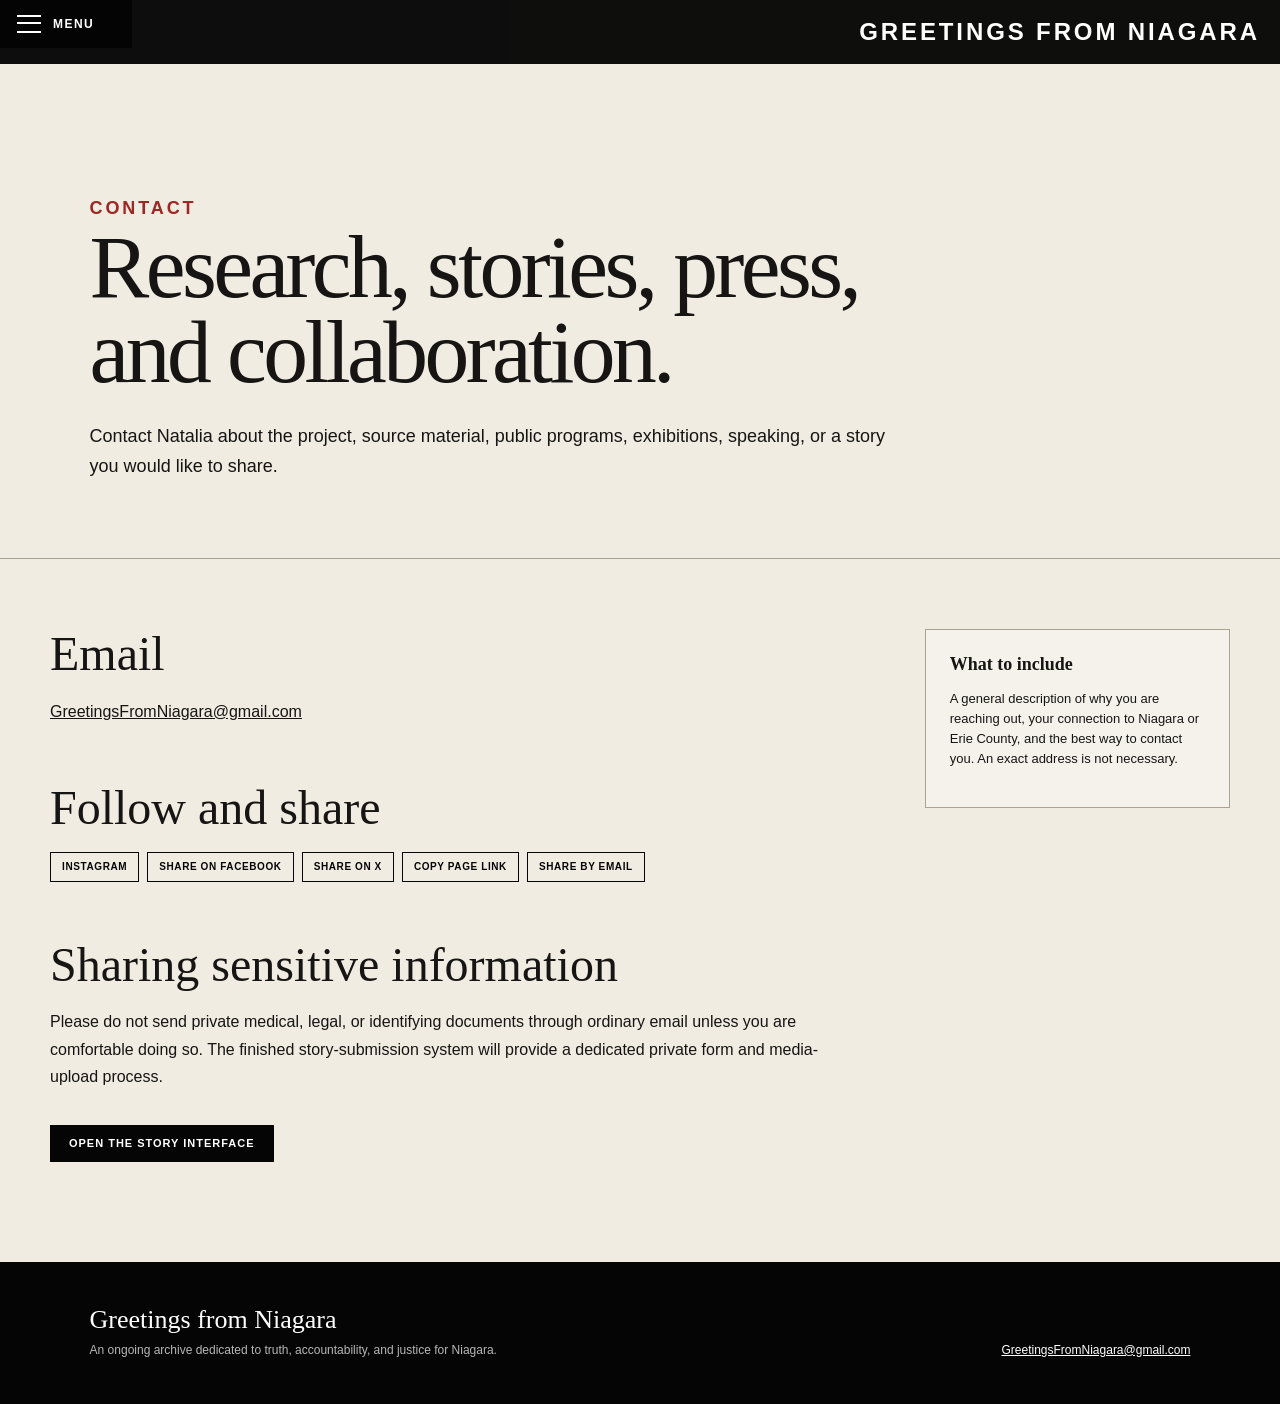
<file: contact.html>
<!doctype html>
<html lang="en">
<head>
<meta charset="utf-8">
<meta name="viewport" content="width=device-width,initial-scale=1">
<title>Contact | Greetings from Niagara</title>
<meta name="description" content="Contact Natalia Neuhaus about Greetings from Niagara.">
<link rel="stylesheet" href="site.css?v=1.3">
<link rel="stylesheet" href="animations.css?v=1.216">
</head>
<body class="site-page">

<button class="global-menu-button" type="button" aria-expanded="false" aria-controls="globalSiteMenu">
  <span class="global-menu-lines" aria-hidden="true"></span>
  <span>MENU</span>
</button>
<div id="globalSiteMenu" class="global-menu" hidden>
  <div class="global-menu-backdrop" data-close-menu></div>
  <div class="global-menu-panel" role="dialog" aria-modal="true" aria-label="Website menu">
    <button class="global-menu-close" type="button" aria-label="Close menu" data-close-menu>×</button>
    <p class="global-menu-kicker">GREETINGS FROM NIAGARA</p>
    <nav class="global-menu-nav" aria-label="Main navigation"><a href="index.html">Interactive Map</a>
<a href="about.html">About</a>
<a href="history.html">History</a>
<a href="voices.html">Voices from Niagara</a>
<a href="share.html">Share Your Story</a>
<a href="archive.html">The Evidence</a>
<a href="necra.html">Survey Updates &amp; Resources</a>
<a href="reca-eeoicpa.html">RECA &amp; EEOICPA</a>
<a href="exhibitions.html">Exhibitions</a>
<a class="active" href="contact.html">Contact</a></nav>

    <div class="global-menu-social" aria-label="Social media and sharing">
      <p class="global-menu-social-title">FOLLOW / SHARE</p>
      <div class="global-menu-social-links">
        <a href="https://www.instagram.com/natalia.neuhaus/" target="_blank" rel="noopener noreferrer">Instagram</a>
        <button type="button" data-share-action="facebook">Facebook</button>
        <button type="button" data-share-action="x">X</button>
        <button type="button" data-share-action="copy">Copy link</button>
        <button type="button" data-share-action="email">Email</button>
      </div>
    </div>

  </div>
</div>

<header class="site-header">
  <a class="site-wordmark" href="index.html">GREETINGS FROM NIAGARA</a>
</header>
<main class="site-main">

<section class="page-intro">
  <p class="site-eyebrow">CONTACT</p>
  <h1>Research, stories, press, and collaboration.</h1>
  <p>Contact Natalia about the project, source material, public programs, exhibitions, speaking, or a story you would like to share.</p>
</section>
<section class="content-wrap">
  <div class="content-grid">
    <article class="prose">
      <h2>Email</h2>
      <p><a href="mailto:GreetingsFromNiagara@gmail.com">GreetingsFromNiagara@gmail.com</a></p>

      <h2>Follow and share</h2>
      <div class="contact-social-links" aria-label="Social media and sharing">
        <a href="https://www.instagram.com/natalia.neuhaus/" target="_blank" rel="noopener noreferrer">Instagram</a>
        <button type="button" data-share-action="facebook">Share on Facebook</button>
        <button type="button" data-share-action="x">Share on X</button>
        <button type="button" data-share-action="copy">Copy page link</button>
        <button type="button" data-share-action="email">Share by email</button>
      </div>
      <h2>Sharing sensitive information</h2>
      <p>Please do not send private medical, legal, or identifying documents through ordinary email unless you are comfortable doing so. The finished story-submission system will provide a dedicated private form and media-upload process.</p>
      <a class="button-link" href="share.html">Open the story interface</a>
    </article>
    <aside class="side-note"><h3>What to include</h3><p>A general description of why you are reaching out, your connection to Niagara or Erie County, and the best way to contact you. An exact address is not necessary.</p></aside>
  </div>
</section>

</main>
<footer class="site-footer">
  <div>
    <strong>Greetings from Niagara</strong>
    <p>An ongoing archive dedicated to truth, accountability, and justice for Niagara.</p>
  </div>
  <p><a href="mailto:GreetingsFromNiagara@gmail.com">GreetingsFromNiagara@gmail.com</a></p>
</footer>
<script src="site.js?v=1.1"></script>

</body>
</html>
</file>
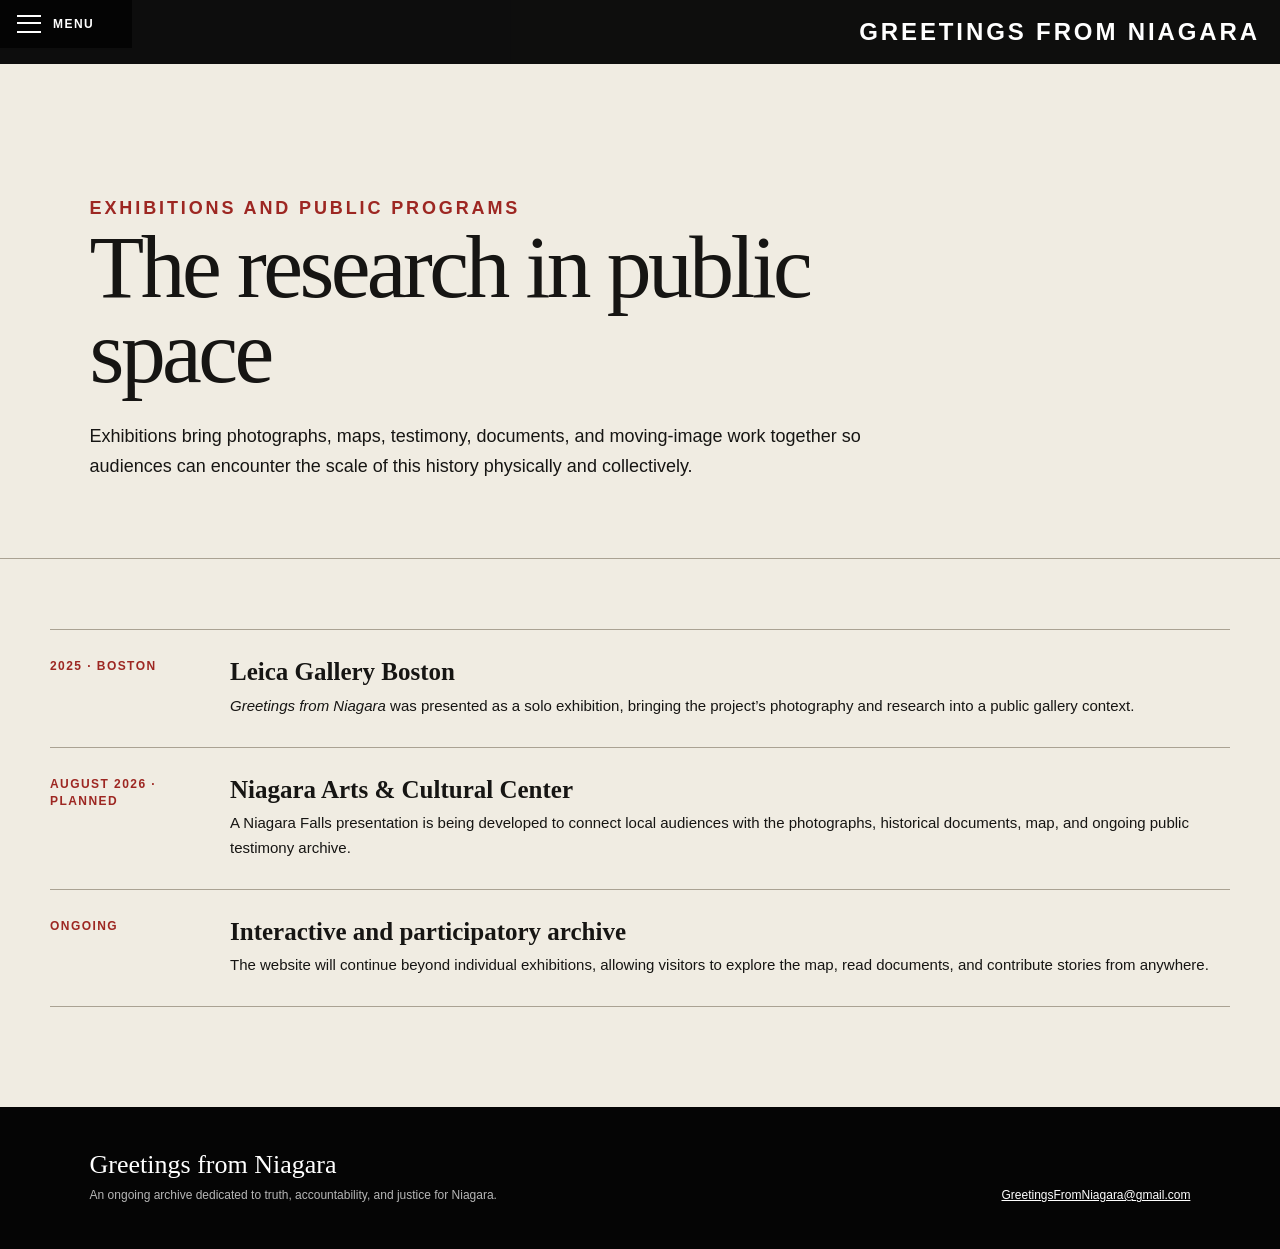
<file: exhibitions.html>
<!doctype html>
<html lang="en">
<head>
<meta charset="utf-8">
<meta name="viewport" content="width=device-width,initial-scale=1">
<title>Exhibitions | Greetings from Niagara</title>
<meta name="description" content="Exhibitions and public programs for Greetings from Niagara.">
<link rel="stylesheet" href="site.css?v=1.3">
<link rel="stylesheet" href="animations.css?v=1.216">
</head>
<body class="site-page">

<button class="global-menu-button" type="button" aria-expanded="false" aria-controls="globalSiteMenu">
  <span class="global-menu-lines" aria-hidden="true"></span>
  <span>MENU</span>
</button>
<div id="globalSiteMenu" class="global-menu" hidden>
  <div class="global-menu-backdrop" data-close-menu></div>
  <div class="global-menu-panel" role="dialog" aria-modal="true" aria-label="Website menu">
    <button class="global-menu-close" type="button" aria-label="Close menu" data-close-menu>×</button>
    <p class="global-menu-kicker">GREETINGS FROM NIAGARA</p>
    <nav class="global-menu-nav" aria-label="Main navigation"><a href="index.html">Interactive Map</a>
<a href="about.html">About</a>
<a href="history.html">History</a>
<a href="voices.html">Voices from Niagara</a>
<a href="share.html">Share Your Story</a>
<a href="archive.html">The Evidence</a>
<a href="necra.html">Survey Updates &amp; Resources</a>      
<a href="reca-eeoicpa.html">RECA &amp; EEOICPA</a>
<a class="active" href="exhibitions.html">Exhibitions</a>
<a href="contact.html">Contact</a></nav>

    <div class="global-menu-social" aria-label="Social media and sharing">
      <p class="global-menu-social-title">FOLLOW / SHARE</p>
      <div class="global-menu-social-links">
        <a href="https://www.instagram.com/natalia.neuhaus/" target="_blank" rel="noopener noreferrer">Instagram</a>
        <button type="button" data-share-action="facebook">Facebook</button>
        <button type="button" data-share-action="x">X</button>
        <button type="button" data-share-action="copy">Copy link</button>
        <button type="button" data-share-action="email">Email</button>
      </div>
    </div>

  </div>
</div>

<header class="site-header">
  <a class="site-wordmark" href="index.html">GREETINGS FROM NIAGARA</a>
</header>
<main class="site-main">

<section class="page-intro">
  <p class="site-eyebrow">EXHIBITIONS AND PUBLIC PROGRAMS</p>
  <h1>The research in public space</h1>
  <p>Exhibitions bring photographs, maps, testimony, documents, and moving-image work together so audiences can encounter the scale of this history physically and collectively.</p>
</section>
<section class="content-wrap">
  <div class="timeline">
    <article class="timeline-item"><div class="timeline-year">2025 · Boston</div><div><h3>Leica Gallery Boston</h3><p><em>Greetings from Niagara</em> was presented as a solo exhibition, bringing the project’s photography and research into a public gallery context.</p></div></article>
    <article class="timeline-item"><div class="timeline-year">August 2026 · Planned</div><div><h3>Niagara Arts & Cultural Center</h3><p>A Niagara Falls presentation is being developed to connect local audiences with the photographs, historical documents, map, and ongoing public testimony archive.</p></div></article>
    <article class="timeline-item"><div class="timeline-year">Ongoing</div><div><h3>Interactive and participatory archive</h3><p>The website will continue beyond individual exhibitions, allowing visitors to explore the map, read documents, and contribute stories from anywhere.</p></div></article>
  </div>
</section>

</main>
<footer class="site-footer">
  <div>
    <strong>Greetings from Niagara</strong>
    <p>An ongoing archive dedicated to truth, accountability, and justice for Niagara.</p>
  </div>
  <p><a href="mailto:GreetingsFromNiagara@gmail.com">GreetingsFromNiagara@gmail.com</a></p>
</footer>
<script src="site.js?v=1.1"></script>

</body>
</html>
</file>
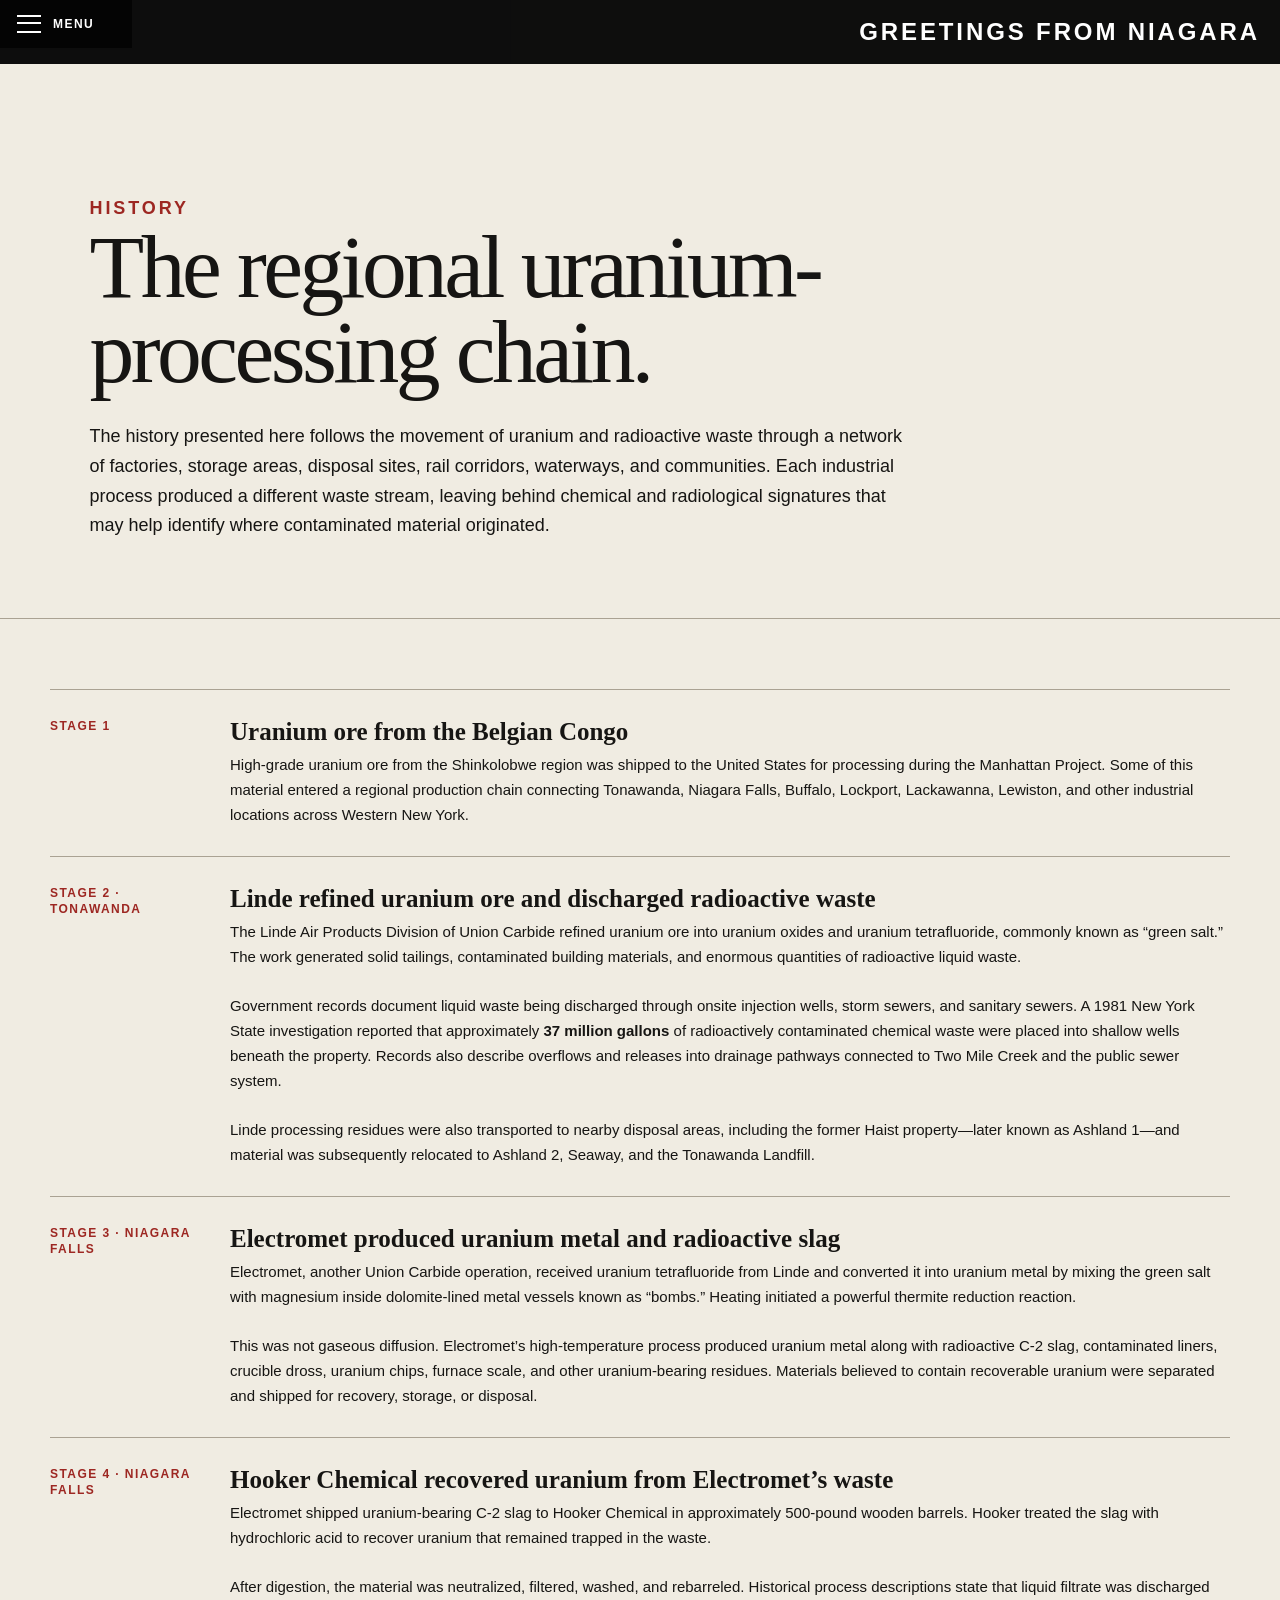
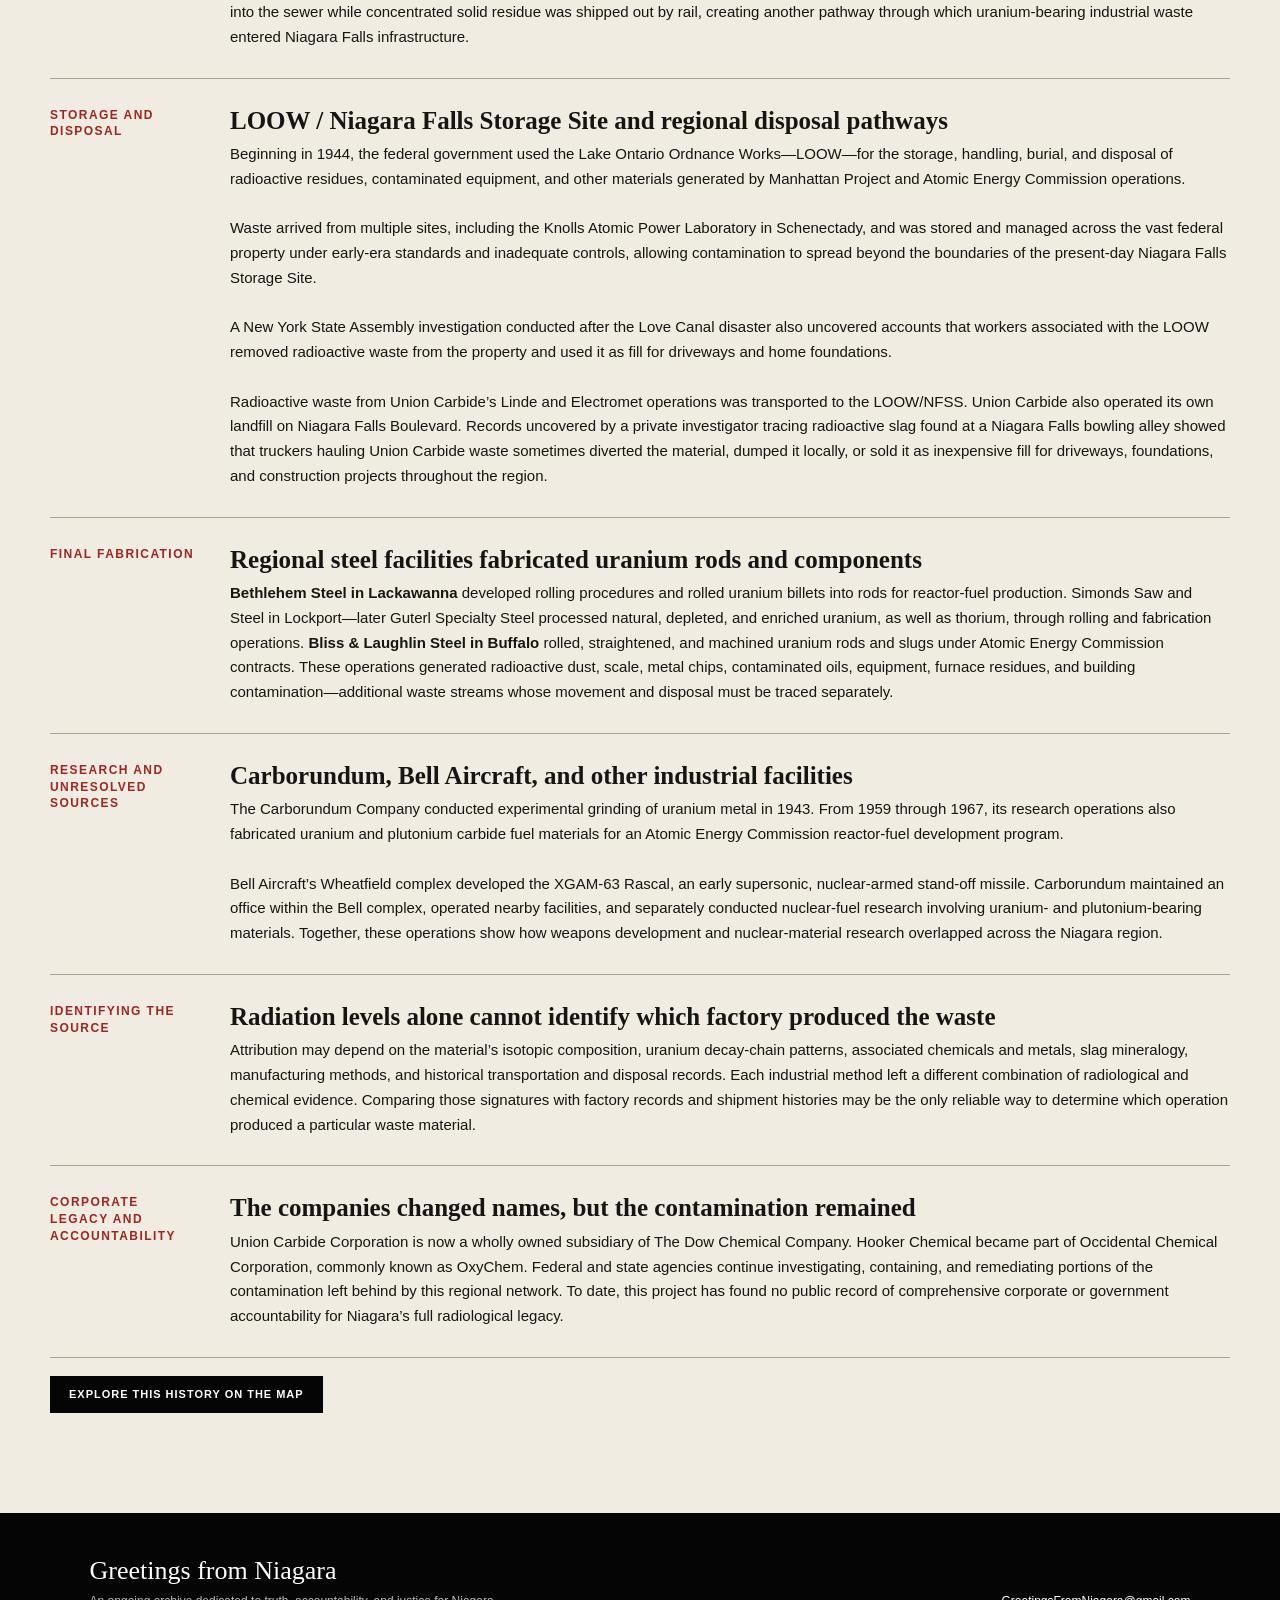
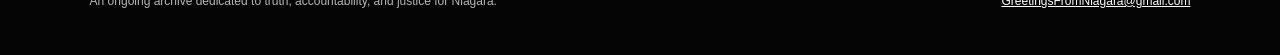
<file: history.html>
<!doctype html>
<html lang="en">
<head>
<meta charset="utf-8">
<meta name="viewport" content="width=device-width,initial-scale=1">
<title>History | Greetings from Niagara</title>
<meta name="description" content="The regional uranium-processing chain and industrial history.">
<link rel="stylesheet" href="site.css?v=1.3">
<link rel="stylesheet" href="animations.css?v=1.216">
</head>
<body class="site-page">

<button class="global-menu-button" type="button" aria-expanded="false" aria-controls="globalSiteMenu">
  <span class="global-menu-lines" aria-hidden="true"></span>
  <span>MENU</span>
</button>
<div id="globalSiteMenu" class="global-menu" hidden>
  <div class="global-menu-backdrop" data-close-menu></div>
  <div class="global-menu-panel" role="dialog" aria-modal="true" aria-label="Website menu">
    <button class="global-menu-close" type="button" aria-label="Close menu" data-close-menu>×</button>
    <p class="global-menu-kicker">GREETINGS FROM NIAGARA</p>
    <nav class="global-menu-nav" aria-label="Main navigation"><a href="index.html">Interactive Map</a>
<a href="about.html">About</a>
<a class="active" href="history.html">History</a>
<a href="voices.html">Voices from Niagara</a>
<a href="share.html">Share Your Story</a>
<a href="archive.html">The Evidence</a>
<a href="reca-eeoicpa.html">RECA &amp; EEOICPA</a>
<a href="necra.html">Survey Updates &amp; Resources</a>
<a href="exhibitions.html">Exhibitions</a>
<a href="contact.html">Contact</a></nav>

    <div class="global-menu-social" aria-label="Social media and sharing">
      <p class="global-menu-social-title">FOLLOW / SHARE</p>
      <div class="global-menu-social-links">
        <a href="https://www.instagram.com/natalia.neuhaus/" target="_blank" rel="noopener noreferrer">Instagram</a>
        <button type="button" data-share-action="facebook">Facebook</button>
        <button type="button" data-share-action="x">X</button>
        <button type="button" data-share-action="copy">Copy link</button>
        <button type="button" data-share-action="email">Email</button>
      </div>
    </div>

  </div>
</div>

<header class="site-header">
  <a class="site-wordmark" href="index.html">GREETINGS FROM NIAGARA</a>
</header>
<main class="site-main">

<section class="page-intro">
  <p class="site-eyebrow">HISTORY</p>
  <h1>The regional uranium-processing chain.</h1>
  <p>The history presented here follows the movement of uranium and radioactive waste through a network of factories, storage areas, disposal sites, rail corridors, waterways, and communities. Each industrial process produced a different waste stream, leaving behind chemical and radiological signatures that may help identify where contaminated material originated.</p>
</section>
<section class="content-wrap">
  <div class="timeline">

    <article class="timeline-item">
      <div class="timeline-year">Stage 1</div>
      <div>
        <h3>Uranium ore from the Belgian Congo</h3>
        <p>High-grade uranium ore from the Shinkolobwe region was shipped to the United States for processing during the Manhattan Project. Some of this material entered a regional production chain connecting Tonawanda, Niagara Falls, Buffalo, Lockport, Lackawanna, Lewiston, and other industrial locations across Western New York.</p>
      </div>
    </article>

    <article class="timeline-item">
      <div class="timeline-year">Stage 2 · Tonawanda</div>
      <div>
        <h3>Linde refined uranium ore and discharged radioactive waste</h3>
        <p>The Linde Air Products Division of Union Carbide refined uranium ore into uranium oxides and uranium tetrafluoride, commonly known as “green salt.” The work generated solid tailings, contaminated building materials, and enormous quantities of radioactive liquid waste.</p>
        <p>&nbsp;</p><p>Government records document liquid waste being discharged through onsite injection wells, storm sewers, and sanitary sewers. A 1981 New York State investigation reported that approximately <strong>37 million gallons</strong> of radioactively contaminated chemical waste were placed into shallow wells beneath the property. Records also describe overflows and releases into drainage pathways connected to Two Mile Creek and the public sewer system.</p>
        <p>&nbsp;</p><p>Linde processing residues were also transported to nearby disposal areas, including the former Haist property—later known as Ashland 1—and material was subsequently relocated to Ashland 2, Seaway, and the Tonawanda Landfill.</p>
      </div>
    </article>

    <article class="timeline-item">
      <div class="timeline-year">Stage 3 · Niagara Falls</div>
      <div>
        <h3>Electromet produced uranium metal and radioactive slag</h3>
        <p>Electromet, another Union Carbide operation, received uranium tetrafluoride from Linde and converted it into uranium metal by mixing the green salt with magnesium inside dolomite-lined metal vessels known as “bombs.” Heating initiated a powerful thermite reduction reaction.</p>
        <p>&nbsp;</p><p>This was not gaseous diffusion. Electromet’s high-temperature process produced uranium metal along with radioactive C-2 slag, contaminated liners, crucible dross, uranium chips, furnace scale, and other uranium-bearing residues. Materials believed to contain recoverable uranium were separated and shipped for recovery, storage, or disposal.</p>
      </div>
    </article>

    <article class="timeline-item">
      <div class="timeline-year">Stage 4 · Niagara Falls</div>
      <div>
        <h3>Hooker Chemical recovered uranium from Electromet’s waste</h3>
        <p>Electromet shipped uranium-bearing C-2 slag to Hooker Chemical in approximately 500-pound wooden barrels. Hooker treated the slag with hydrochloric acid to recover uranium that remained trapped in the waste.</p>
        <p>&nbsp;</p><p>After digestion, the material was neutralized, filtered, washed, and rebarreled. Historical process descriptions state that liquid filtrate was discharged into the sewer while concentrated solid residue was shipped out by rail, creating another pathway through which uranium-bearing industrial waste entered Niagara Falls infrastructure.</p>
      </div>
    </article>

    <article class="timeline-item">
      <div class="timeline-year">Storage and disposal</div>
      <div>
        <h3>LOOW / Niagara Falls Storage Site and regional disposal pathways</h3>
        <p>Beginning in 1944, the federal government used the Lake Ontario Ordnance Works—LOOW—for the storage, handling, burial, and disposal of radioactive residues, contaminated equipment, and other materials generated by Manhattan Project and Atomic Energy Commission operations.</p>
        <p>&nbsp;</p><p>Waste arrived from multiple sites, including the Knolls Atomic Power Laboratory in Schenectady, and was stored and managed across the vast federal property under early-era standards and inadequate controls, allowing contamination to spread beyond the boundaries of the present-day Niagara Falls Storage Site.</p>
        <p>&nbsp;</p><p>A New York State Assembly investigation conducted after the Love Canal disaster also uncovered accounts that workers associated with the LOOW removed radioactive waste from the property and used it as fill for driveways and home foundations.</p>
        <p>&nbsp;</p><p>Radioactive waste from Union Carbide’s Linde and Electromet operations was transported to the LOOW/NFSS. Union Carbide also operated its own landfill on Niagara Falls Boulevard. Records uncovered by a private investigator tracing radioactive slag found at a Niagara Falls bowling alley showed that truckers hauling Union Carbide waste sometimes diverted the material, dumped it locally, or sold it as inexpensive fill for driveways, foundations, and construction projects throughout the region.</p>
      </div>
    </article>

    <article class="timeline-item">
      <div class="timeline-year">Final fabrication</div>
      <div>
        <h3>Regional steel facilities fabricated uranium rods and components</h3>
        <p><strong>Bethlehem Steel in Lackawanna</strong> developed rolling procedures and rolled uranium billets into rods for reactor-fuel production. Simonds Saw and Steel in Lockport—later Guterl Specialty Steel</strong> processed natural, depleted, and enriched uranium, as well as thorium, through rolling and fabrication operations. <strong>Bliss &amp; Laughlin Steel in Buffalo</strong> rolled, straightened, and machined uranium rods and slugs under Atomic Energy Commission contracts. These operations generated radioactive dust, scale, metal chips, contaminated oils, equipment, furnace residues, and building contamination—additional waste streams whose movement and disposal must be traced separately.</p>
      </div>
    </article>

    <article class="timeline-item">
      <div class="timeline-year">Research and unresolved sources</div>
      <div>
        <h3>Carborundum, Bell Aircraft, and other industrial facilities</h3>
        <p>The Carborundum Company conducted experimental grinding of uranium metal in 1943. From 1959 through 1967, its research operations also fabricated uranium and plutonium carbide fuel materials for an Atomic Energy Commission reactor-fuel development program.</p>
       <p>&nbsp;</p> <p>Bell Aircraft’s Wheatfield complex developed the XGAM-63 Rascal, an early supersonic, nuclear-armed stand-off missile. Carborundum maintained an office within the Bell complex, operated nearby facilities, and separately conducted nuclear-fuel research involving uranium- and plutonium-bearing materials. Together, these operations show how weapons development and nuclear-material research overlapped across the Niagara region.</p>
      </div>
    </article>

    <article class="timeline-item">
      <div class="timeline-year">Identifying the source</div>
      <div>
        <h3>Radiation levels alone cannot identify which factory produced the waste</h3>
        <p>Attribution may depend on the material’s isotopic composition, uranium decay-chain patterns, associated chemicals and metals, slag mineralogy, manufacturing methods, and historical transportation and disposal records. Each industrial method left a different combination of radiological and chemical evidence. Comparing those signatures with factory records and shipment histories may be the only reliable way to determine which operation produced a particular waste material.</p>
      </div>
    </article>

    <article class="timeline-item">
      <div class="timeline-year">Corporate legacy and accountability</div>
      <div>
        <h3>The companies changed names, but the contamination remained</h3>
        <p>Union Carbide Corporation is now a wholly owned subsidiary of The Dow Chemical Company. Hooker Chemical became part of Occidental Chemical Corporation, commonly known as OxyChem. Federal and state agencies continue investigating, containing, and remediating portions of the contamination left behind by this regional network. To date, this project has found no public record of comprehensive corporate or government accountability for Niagara’s full radiological legacy.</p>
      </div>
    </article>

  </div>
  <a class="button-link" href="index.html">Explore this history on the map</a>
</section>

</main>
<footer class="site-footer">
  <div>
    <strong>Greetings from Niagara</strong>
    <p>An ongoing archive dedicated to truth, accountability, and justice for Niagara.</p>
  </div>
  <p><a href="mailto:GreetingsFromNiagara@gmail.com">GreetingsFromNiagara@gmail.com</a></p>
</footer>
<script src="site.js?v=1.1"></script>

</body>
</html>
</file>
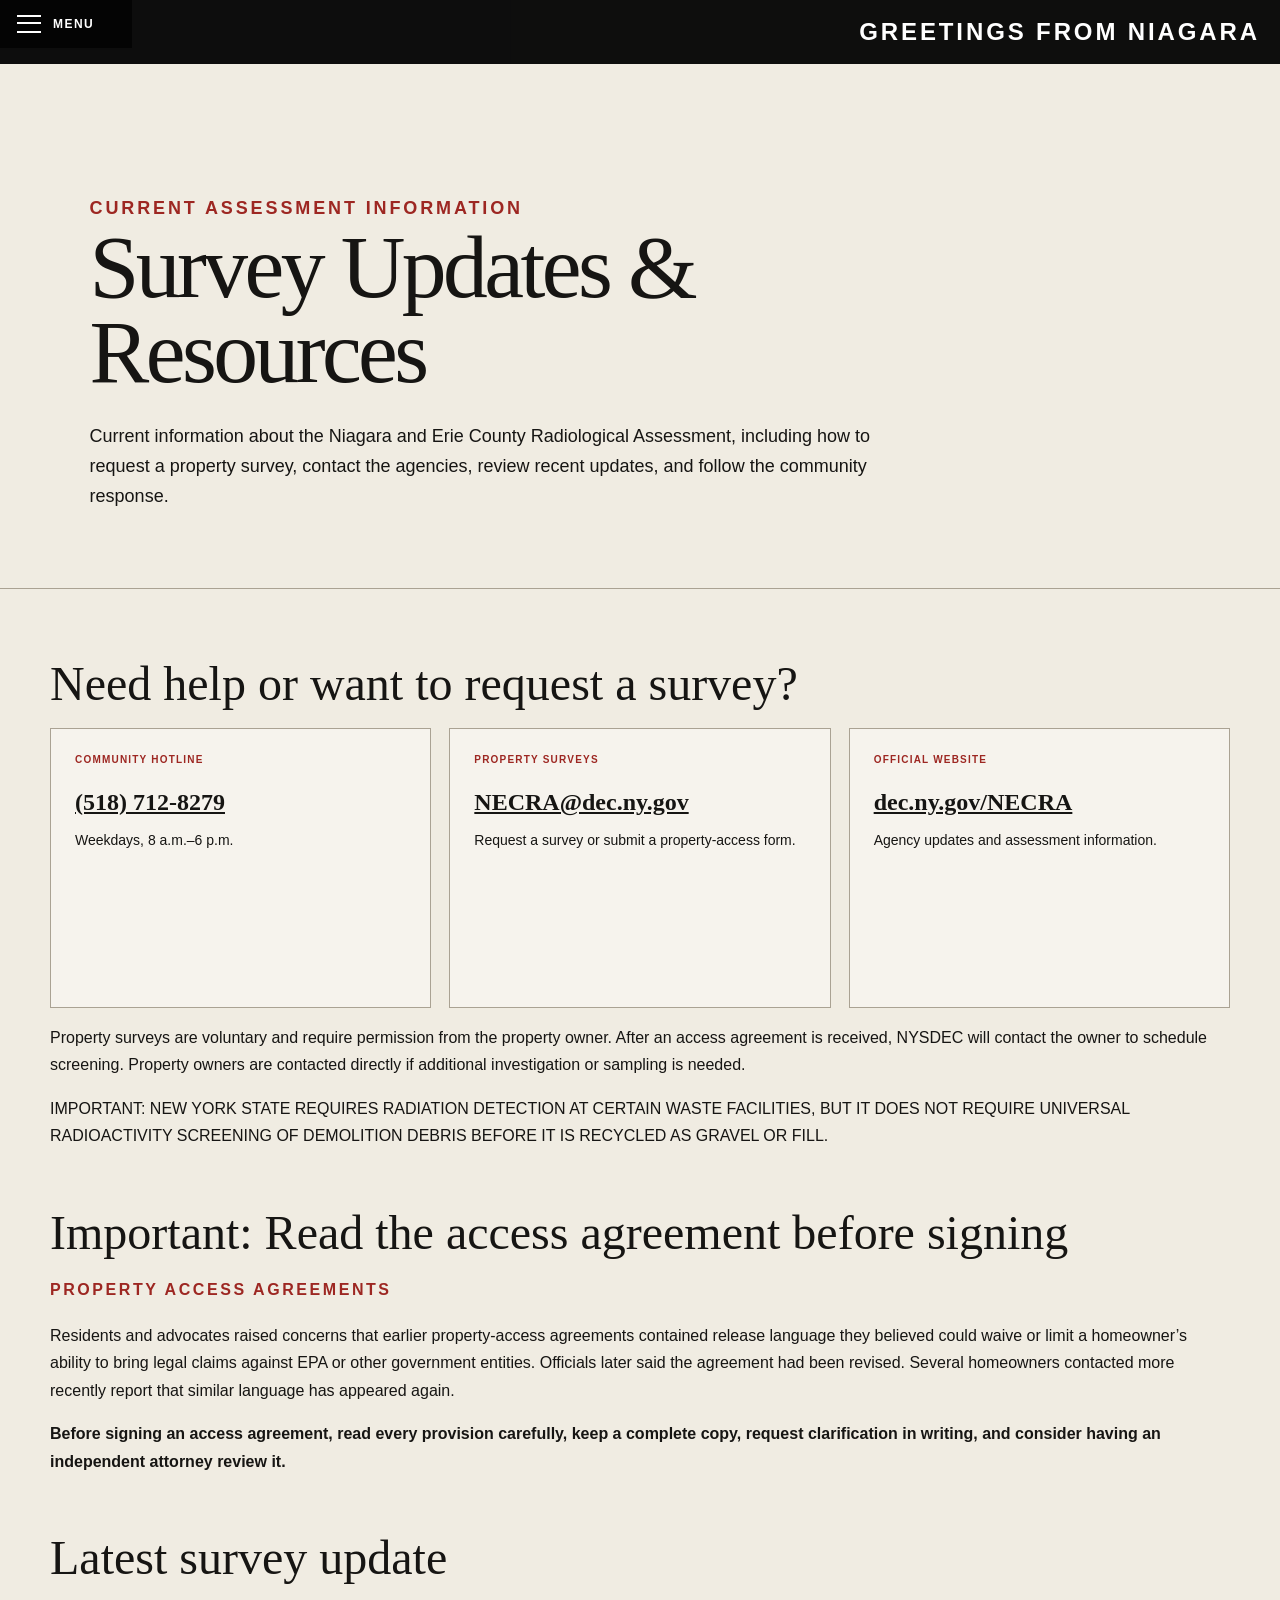
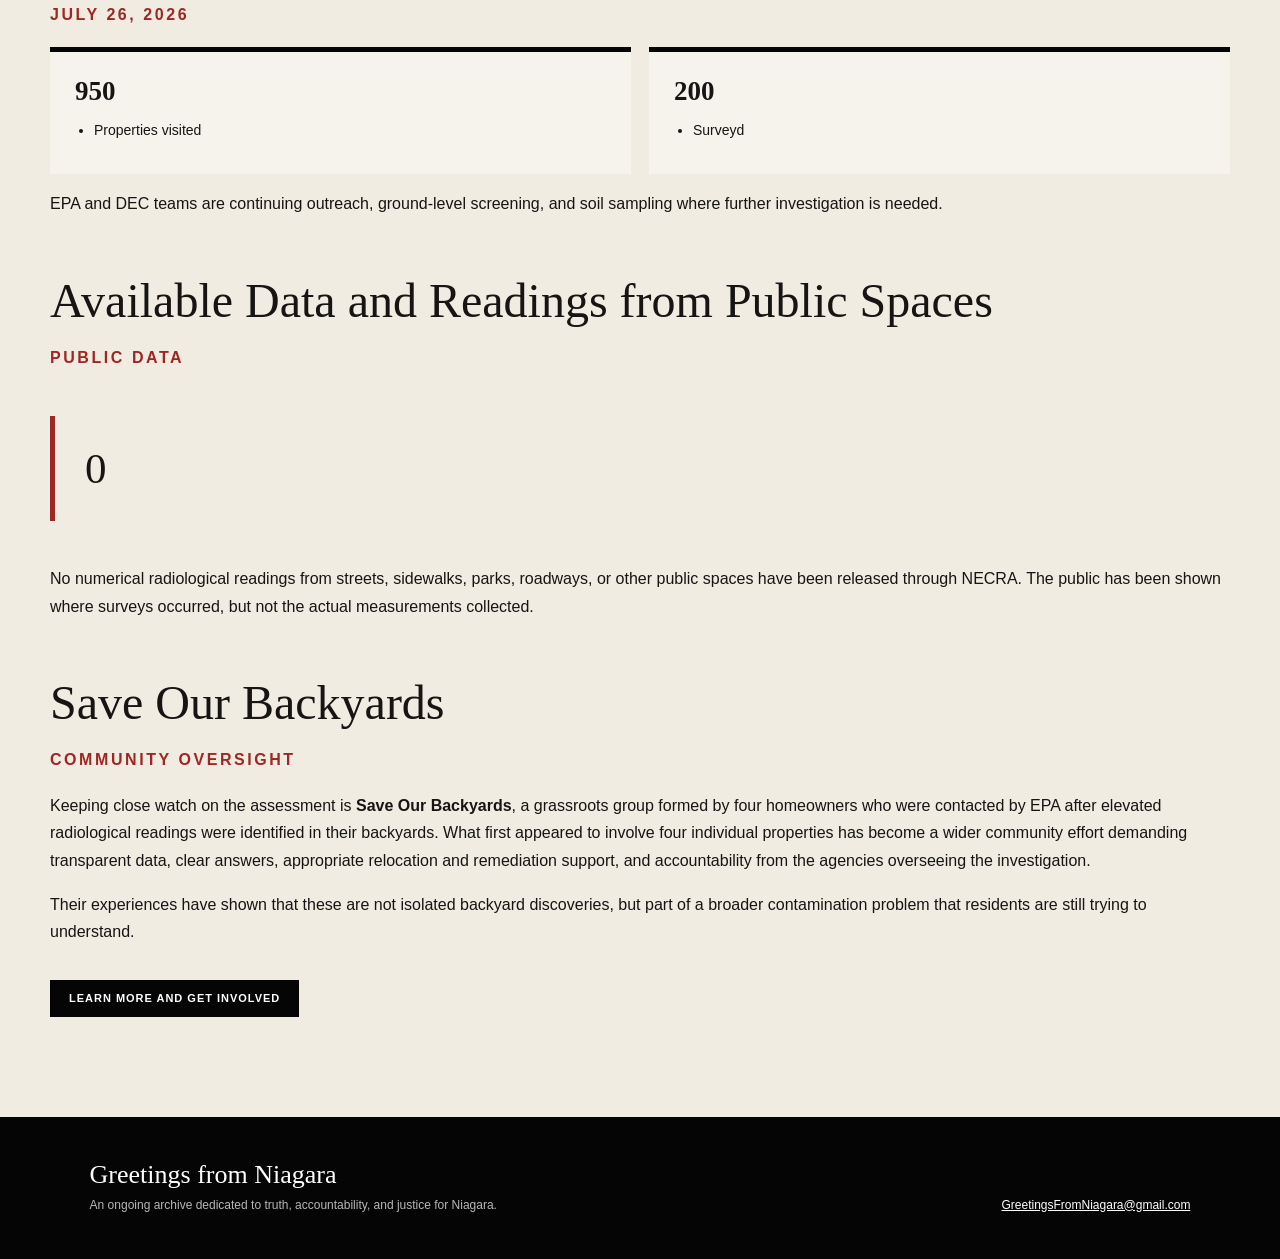
<file: necra.html>
<!DOCTYPE html>

<html lang="en">
<head>
<meta charset="utf-8"/>
<meta content="width=device-width,initial-scale=1" name="viewport"/>
<title>Survey Updates &amp; Resources | Greetings from Niagara</title>
<meta content="Current NECRA survey information, property-assessment contacts, community oversight, and the status of publicly released radiological readings." name="description"/>
<link href="site.css?v=1.3" rel="stylesheet"/>
<link href="animations.css?v=1.216" rel="stylesheet"/>
</head>
<body class="site-page">
<button aria-controls="globalSiteMenu" aria-expanded="false" class="global-menu-button" type="button">
<span aria-hidden="true" class="global-menu-lines"></span>
<span>MENU</span>
</button>
<div class="global-menu" hidden="" id="globalSiteMenu">
<div class="global-menu-backdrop" data-close-menu=""></div>
<div aria-label="Website menu" aria-modal="true" class="global-menu-panel" role="dialog">
<button aria-label="Close menu" class="global-menu-close" data-close-menu="" type="button">×</button>
<p class="global-menu-kicker">GREETINGS FROM NIAGARA</p>
<nav aria-label="Main navigation" class="global-menu-nav">
<a href="index.html">Interactive Map</a>
<a href="about.html">About</a>
<a href="history.html">History</a>
<a href="voices.html">Voices from Niagara</a>
<a href="share.html">Share Your Story</a>
<a href="archive.html">The Evidence</a>
<a href="reca-eeoicpa.html">RECA &amp; EEOICPA</a>
<a class="active" href="necra.html">Survey Updates &amp; Resources</a>
<a href="exhibitions.html">Exhibitions</a>
<a href="contact.html">Contact</a>
</nav>
<div aria-label="Social media and sharing" class="global-menu-social">
<p class="global-menu-social-title">FOLLOW / SHARE</p>
<div class="global-menu-social-links">
<a href="https://www.instagram.com/natalia.neuhaus/" rel="noopener noreferrer" target="_blank">Instagram</a>
<button data-share-action="facebook" type="button">Facebook</button>
<button data-share-action="x" type="button">X</button>
<button data-share-action="copy" type="button">Copy link</button>
<button data-share-action="email" type="button">Email</button>
</div>
</div>
</div>
</div>
<header class="site-header">
<a class="site-wordmark" href="index.html">GREETINGS FROM NIAGARA</a>
</header>
<main class="site-main">
<section class="page-intro">
<p class="site-eyebrow">CURRENT ASSESSMENT INFORMATION</p>
<h1>Survey Updates &amp; Resources</h1>
<p>
    Current information about the Niagara and Erie County Radiological Assessment,
    including how to request a property survey, contact the agencies, review recent
    updates, and follow the community response.
  </p>
</section>
<section class="content-wrap">
<article class="prose">
<h2>Need help or want to request a survey?</h2>
<div class="card-grid">
<article class="editorial-card">
<span class="card-meta">Community hotline</span>
<h3><a href="tel:+15187128279">(518) 712-8279</a></h3>
<p>Weekdays, 8 a.m.–6 p.m.</p>
</article>
<article class="editorial-card">
<span class="card-meta">Property surveys</span>
<h3><a href="mailto:NECRA@dec.ny.gov">NECRA@dec.ny.gov</a></h3>
<p>Request a survey or submit a property-access form.</p>
</article>
<article class="editorial-card">
<span class="card-meta">Official website</span>
<h3>
<a href="https://on.ny.gov/NECRA" rel="noopener noreferrer" target="_blank">dec.ny.gov/NECRA</a>
</h3>
<p>Agency updates and assessment information.</p>
</article>
</div>
<p>
        Property surveys are voluntary and require permission from the property
        owner. After an access agreement is received, NYSDEC will contact the owner
        to schedule screening. Property owners are contacted directly if additional
        investigation or sampling is needed.
      </p><p>IMPORTANT: NEW YORK STATE REQUIRES RADIATION DETECTION AT CERTAIN WASTE FACILITIES, BUT IT DOES NOT REQUIRE UNIVERSAL RADIOACTIVITY SCREENING OF DEMOLITION DEBRIS BEFORE IT IS RECYCLED AS GRAVEL OR FILL.</p>
<h2>Important: Read the access agreement before signing</h2>
<p class="site-eyebrow">PROPERTY ACCESS AGREEMENTS</p>
<p>
  Residents and advocates raised concerns that earlier property-access agreements
  contained release language they believed could waive or limit a homeowner’s
  ability to bring legal claims against EPA or other government entities. Officials
  later said the agreement had been revised. Several homeowners contacted more
  recently report that similar language has appeared again.
</p>
<p>
<strong>Before signing an access agreement, read every provision carefully,
  keep a complete copy, request clarification in writing, and consider having an
  independent attorney review it.</strong>
</p>
<h2>Latest survey update</h2>
<p class="site-eyebrow">JULY 26, 2026</p>
<div class="archive-groups">
<article class="archive-group">
<h2>950</h2>
<ul><li>Properties visited</li></ul>
</article>
<article class="archive-group">
<h2>200</h2>
<ul><li>Surveyd</li></ul>
</article>
</div>
<p>
        EPA and DEC teams are continuing outreach, ground-level screening, and
        soil sampling where further investigation is needed.
      </p>




<h2>Available Data and Readings from Public Spaces</h2>
<p class="site-eyebrow">PUBLIC DATA</p>
<blockquote class="pullquote">0</blockquote>
<p>
        No numerical radiological readings from streets, sidewalks, parks,
        roadways, or other public spaces have been released through NECRA.
        The public has been shown where surveys occurred, but not the actual
        measurements collected.
      </p>
<h2>Save Our Backyards</h2>
<p class="site-eyebrow">COMMUNITY OVERSIGHT</p>
<p>
        Keeping close watch on the assessment is <strong>Save Our Backyards</strong>,
        a grassroots group formed by four homeowners who were contacted by EPA after
        elevated radiological readings were identified in their backyards. What first
        appeared to involve four individual properties has become a wider community
        effort demanding transparent data, clear answers, appropriate relocation and
        remediation support, and accountability from the agencies overseeing the
        investigation.
      </p>
<p>
        Their experiences have shown that these are not isolated backyard discoveries,
        but part of a broader contamination problem that residents are still trying
        to understand.
      </p>
<a class="button-link" href="https://www.facebook.com/groups/2018062645482590" rel="noopener noreferrer" target="_blank">
        Learn More and Get Involved
      </a>
</article>
</section>
</main>
<footer class="site-footer">
<div>
<strong>Greetings from Niagara</strong>
<p>An ongoing archive dedicated to truth, accountability, and justice for Niagara.</p>
</div>
<p>
<a href="mailto:GreetingsFromNiagara@gmail.com">
      GreetingsFromNiagara@gmail.com
    </a>
</p>
</footer>
<script src="site.js?v=1.1"></script>
</body>
</html>
</file>
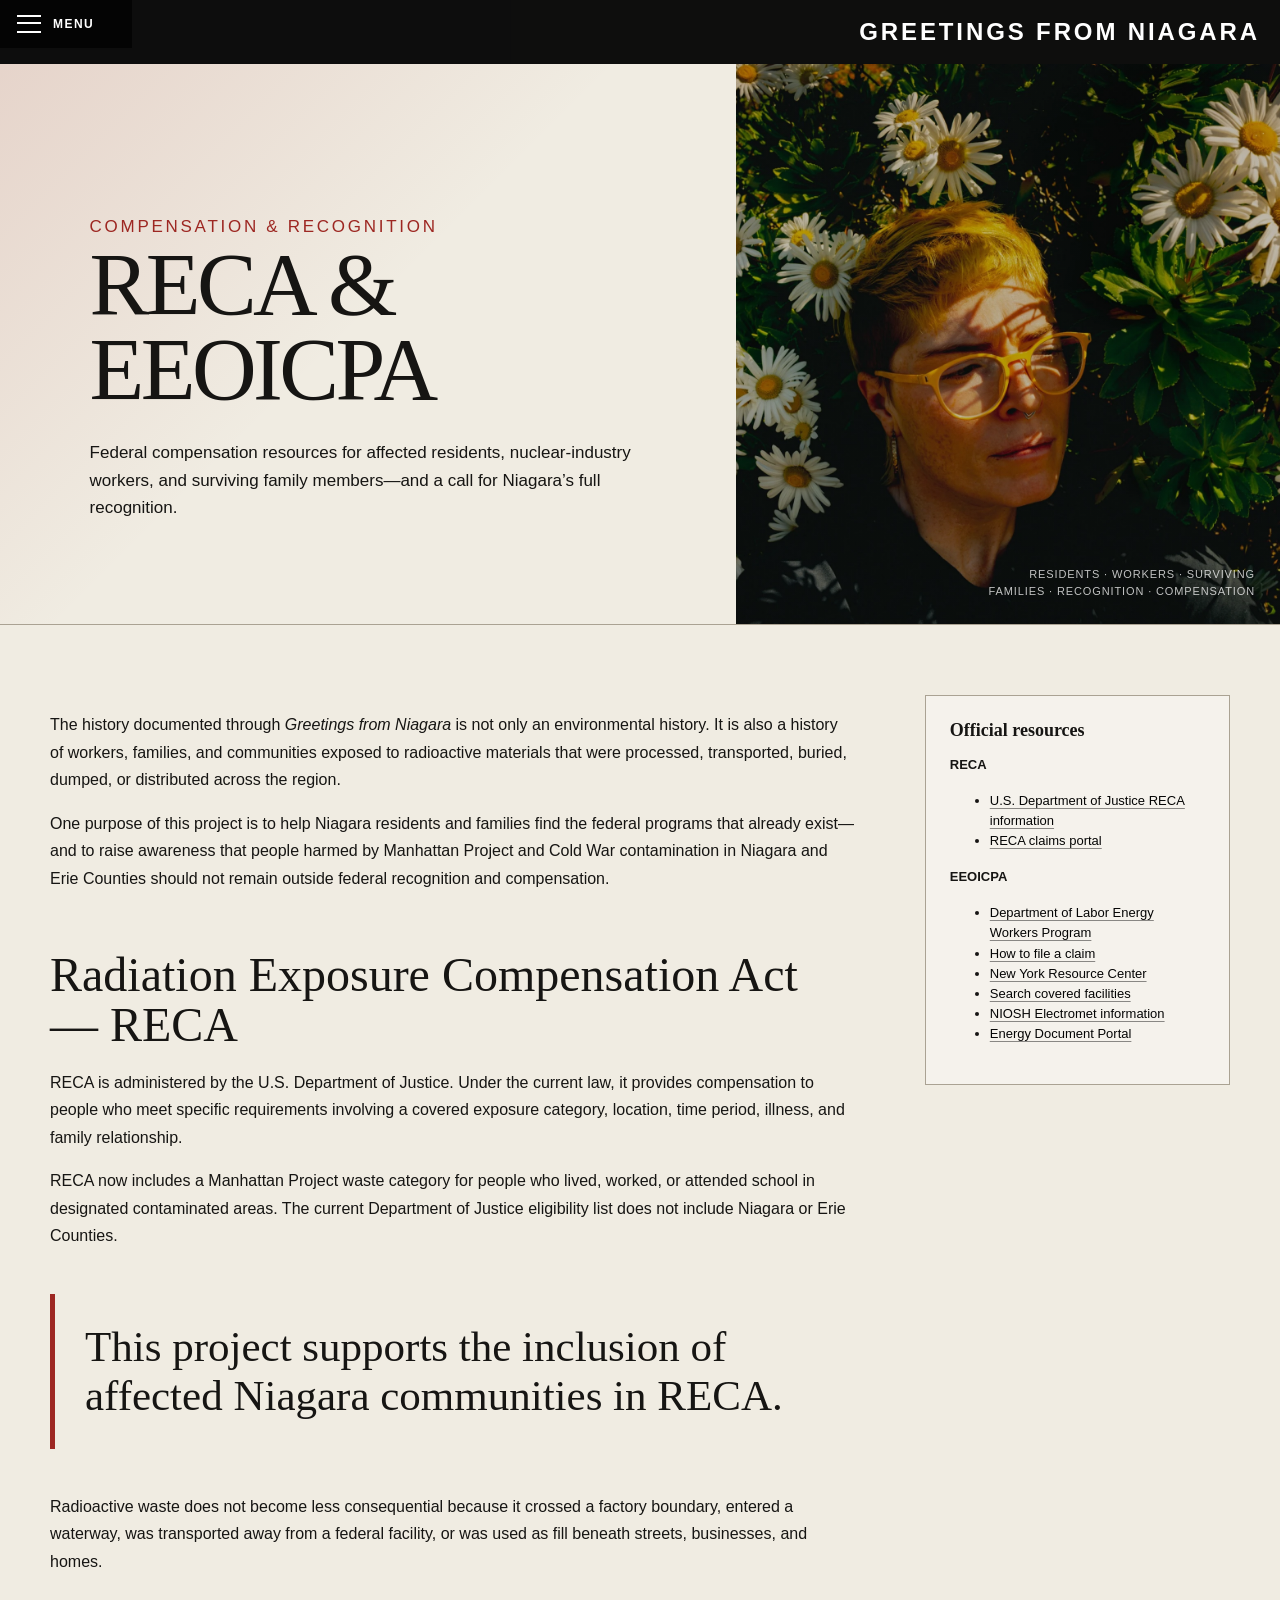
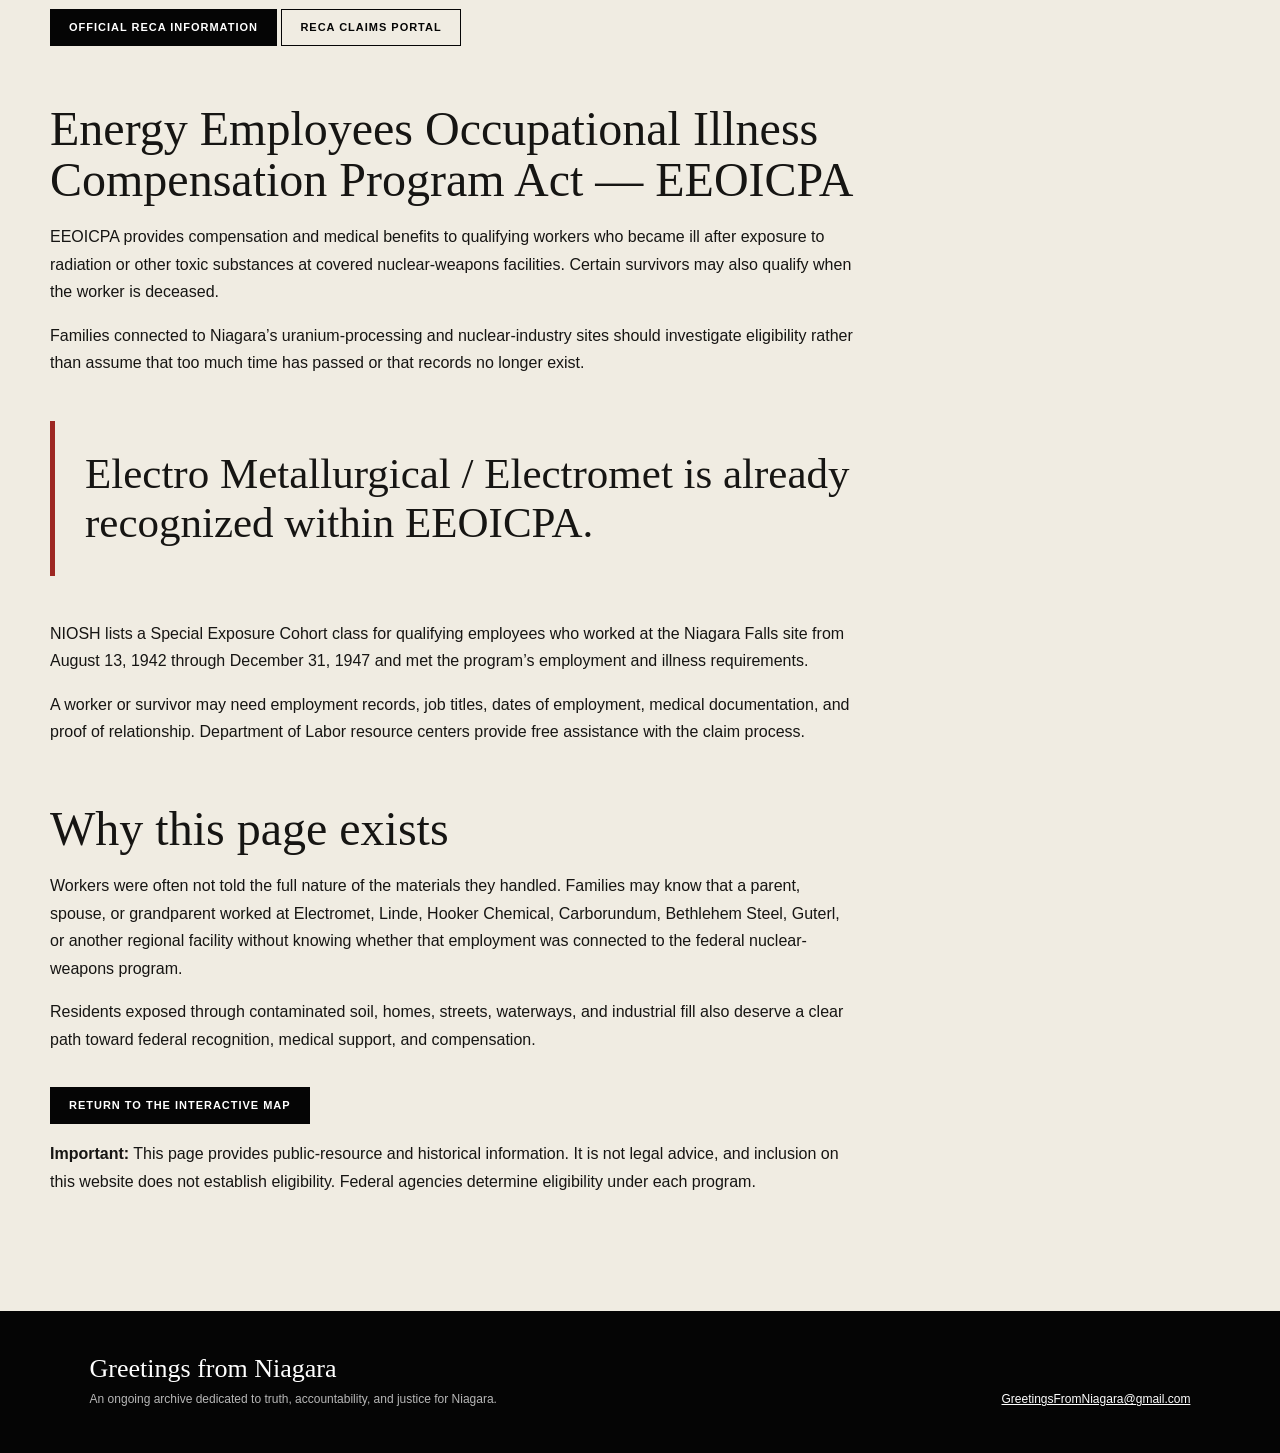
<file: reca-eeoicpa.html>
<!doctype html>
<html lang="en">
<head>
<meta charset="utf-8">
<meta name="viewport" content="width=device-width,initial-scale=1">
<title>RECA &amp; EEOICPA | Greetings from Niagara</title>
<meta name="description" content="Federal radiation-exposure and nuclear-worker compensation resources for Niagara residents, workers, and families.">
<link rel="stylesheet" href="site.css?v=1.3">
<link rel="stylesheet" href="animations.css?v=1.216">
<link rel="stylesheet" href="reca.css?v=1.5">
</head>

<body class="site-page reca-page">

<button class="global-menu-button" type="button"
  aria-expanded="false" aria-controls="globalSiteMenu">
  <span class="global-menu-lines" aria-hidden="true"></span>
  <span>MENU</span>
</button>

<div id="globalSiteMenu" class="global-menu" hidden>
  <div class="global-menu-backdrop" data-close-menu></div>

  <div class="global-menu-panel" role="dialog" aria-modal="true" aria-label="Website menu">
    <button class="global-menu-close" type="button"
      aria-label="Close menu" data-close-menu>×</button>

    <p class="global-menu-kicker">GREETINGS FROM NIAGARA</p>

    <nav class="global-menu-nav" aria-label="Main navigation">
      <a href="index.html">Interactive Map</a>
      <a href="about.html">About</a>
      <a href="history.html">History</a>
      <a href="voices.html">Voices from Niagara</a>
      <a href="share.html">Share Your Story</a>
      <a href="archive.html">The Evidence</a>
      <a href="necra.html">Survey Updates &amp; Resources</a>
      <a class="active" href="reca-eeoicpa.html">RECA &amp; EEOICPA</a>
      <a href="exhibitions.html">Exhibitions</a>
      <a href="contact.html">Contact</a>
    </nav>

    <div class="global-menu-social" aria-label="Social media and sharing">
      <p class="global-menu-social-title">FOLLOW / SHARE</p>

      <div class="global-menu-social-links">
        <a href="https://www.instagram.com/natalia.neuhaus/"
          target="_blank" rel="noopener noreferrer">Instagram</a>
        <button type="button" data-share-action="facebook">Facebook</button>
        <button type="button" data-share-action="x">X</button>
        <button type="button" data-share-action="copy">Copy link</button>
        <button type="button" data-share-action="email">Email</button>
      </div>
    </div>
  </div>
</div>

<header class="site-header">
  <a class="site-wordmark" href="index.html">GREETINGS FROM NIAGARA</a>
</header>

<main class="site-main">

  <section class="site-hero">
    <div class="site-hero-copy">
      <p class="site-eyebrow">COMPENSATION &amp; RECOGNITION</p>

      <h1>RECA &amp; EEOICPA</h1>

      <p>
        Federal compensation resources for affected residents,
        nuclear-industry workers, and surviving family members—and a call
        for Niagara’s full recognition.
      </p>
    </div>

    <div class="site-hero-art reca-hero-art">
      <span class="site-hero-label">
        Residents · workers · surviving families · recognition · compensation
      </span>
    </div>
  </section>

  <section class="content-wrap">
    <div class="content-grid">

      <article class="prose">

        <p>
          The history documented through <em>Greetings from Niagara</em> is not
          only an environmental history. It is also a history of workers,
          families, and communities exposed to radioactive materials that were
          processed, transported, buried, dumped, or distributed across the region.
        </p>

        <p>
          One purpose of this project is to help Niagara residents and families
          find the federal programs that already exist—and to raise awareness that
          people harmed by Manhattan Project and Cold War contamination in Niagara
          and Erie Counties should not remain outside federal recognition and
          compensation.
        </p>

        <h2>Radiation Exposure Compensation Act — RECA</h2>

        <p>
          RECA is administered by the U.S. Department of Justice. Under the
          current law, it provides compensation to people who meet specific
          requirements involving a covered exposure category, location, time
          period, illness, and family relationship.
        </p>

        <p>
          RECA now includes a Manhattan Project waste category for people who
          lived, worked, or attended school in designated contaminated areas.
          The current Department of Justice eligibility list does not include
          Niagara or Erie Counties.
        </p>

        <blockquote class="pullquote">
          This project supports the inclusion of affected Niagara communities
          in RECA.
        </blockquote>

        <p>
          Radioactive waste does not become less consequential because it crossed
          a factory boundary, entered a waterway, was transported away from a
          federal facility, or was used as fill beneath streets, businesses,
          and homes.
        </p>

        <p>
          <a class="button-link"
            href="https://www.justice.gov/civil/reca"
            target="_blank" rel="noopener noreferrer">
            Official RECA information
          </a>

          <a class="button-link button-link--light"
            href="https://reca.justice.gov/ClaimsPortal/s/"
            target="_blank" rel="noopener noreferrer">
            RECA claims portal
          </a>
        </p>

        <h2>Energy Employees Occupational Illness Compensation Program Act — EEOICPA</h2>

        <p>
          EEOICPA provides compensation and medical benefits to qualifying
          workers who became ill after exposure to radiation or other toxic
          substances at covered nuclear-weapons facilities. Certain survivors
          may also qualify when the worker is deceased.
        </p>

        <p>
          Families connected to Niagara’s uranium-processing and nuclear-industry
          sites should investigate eligibility rather than assume that too much
          time has passed or that records no longer exist.
        </p>

        <blockquote class="pullquote">
          Electro Metallurgical / Electromet is already recognized within
          EEOICPA.
        </blockquote>

        <p>
          NIOSH lists a Special Exposure Cohort class for qualifying employees
          who worked at the Niagara Falls site from August 13, 1942 through
          December 31, 1947 and met the program’s employment and illness
          requirements.
        </p>

        <p>
          A worker or survivor may need employment records, job titles, dates
          of employment, medical documentation, and proof of relationship.
          Department of Labor resource centers provide free assistance with
          the claim process.
        </p>

        <h2>Why this page exists</h2>

        <p>
          Workers were often not told the full nature of the materials they
          handled. Families may know that a parent, spouse, or grandparent
          worked at Electromet, Linde, Hooker Chemical, Carborundum,
          Bethlehem Steel, Guterl, or another regional facility without
          knowing whether that employment was connected to the federal
          nuclear-weapons program.
        </p>

        <p>
          Residents exposed through contaminated soil, homes, streets,
          waterways, and industrial fill also deserve a clear path toward
          federal recognition, medical support, and compensation.
        </p>

        <p>
          <a class="button-link" href="index.html">
            Return to the interactive map
          </a>
        </p>

        <p>
          <strong>Important:</strong> This page provides public-resource and
          historical information. It is not legal advice, and inclusion on this
          website does not establish eligibility. Federal agencies determine
          eligibility under each program.
        </p>

      </article>

      <aside class="side-note">
        <h3>Official resources</h3>

        <p><strong>RECA</strong></p>
        <ul>
          <li>
            <a href="https://www.justice.gov/civil/reca"
              target="_blank" rel="noopener noreferrer">
              U.S. Department of Justice RECA information
            </a>
          </li>
          <li>
            <a href="https://reca.justice.gov/ClaimsPortal/s/"
              target="_blank" rel="noopener noreferrer">
              RECA claims portal
            </a>
          </li>
        </ul>

        <p><strong>EEOICPA</strong></p>
        <ul>
          <li>
            <a href="https://www.dol.gov/agencies/owcp/energy"
              target="_blank" rel="noopener noreferrer">
              Department of Labor Energy Workers Program
            </a>
          </li>
          <li>
            <a href="https://www.dol.gov/agencies/owcp/energy/regs/compliance/Filing_Claim"
              target="_blank" rel="noopener noreferrer">
              How to file a claim
            </a>
          </li>
          <li>
            <a href="https://www.dol.gov/agencies/owcp/energy/regs/compliance/ResourceMeetings/maps/resourcecenterNewYork"
              target="_blank" rel="noopener noreferrer">
              New York Resource Center
            </a>
          </li>
          <li>
            <a href="https://ehss.energy.gov/search/facility/index"
              target="_blank" rel="noopener noreferrer">
              Search covered facilities
            </a>
          </li>
          <li>
            <a href="https://www.cdc.gov/niosh/ocas/electromet.html"
              target="_blank" rel="noopener noreferrer">
              NIOSH Electromet information
            </a>
          </li>
          <li>
            <a href="https://www.dol.gov/agencies/owcp/energy/regs/compliance/deeoic_edp"
              target="_blank" rel="noopener noreferrer">
              Energy Document Portal
            </a>
          </li>
        </ul>
      </aside>

    </div>
  </section>

</main>

<footer class="site-footer">
  <div>
    <strong>Greetings from Niagara</strong>
    <p>An ongoing archive dedicated to truth, accountability, and justice for Niagara.</p>
  </div>

  <p>
    <a href="mailto:GreetingsFromNiagara@gmail.com">
      GreetingsFromNiagara@gmail.com
    </a>
  </p>
</footer>

<script src="site.js?v=1.1"></script>
</body>
</html>
</file>
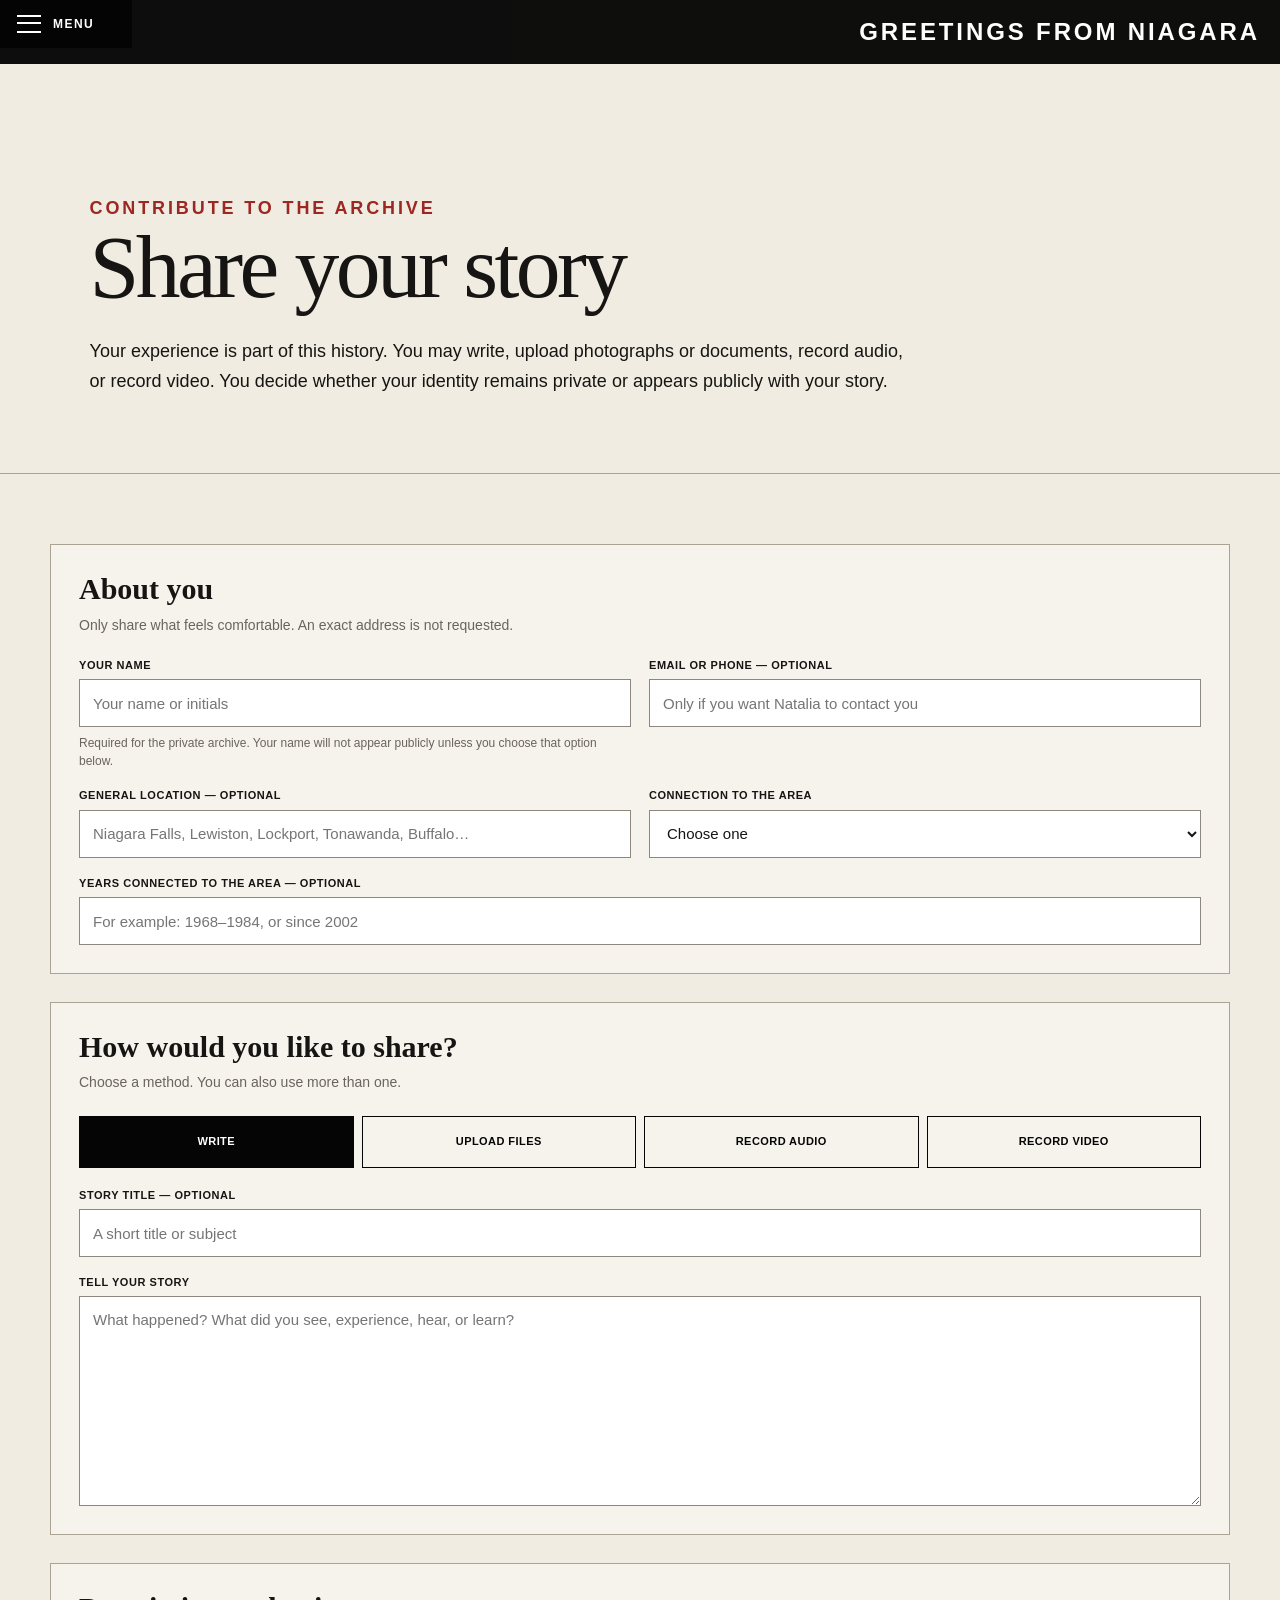
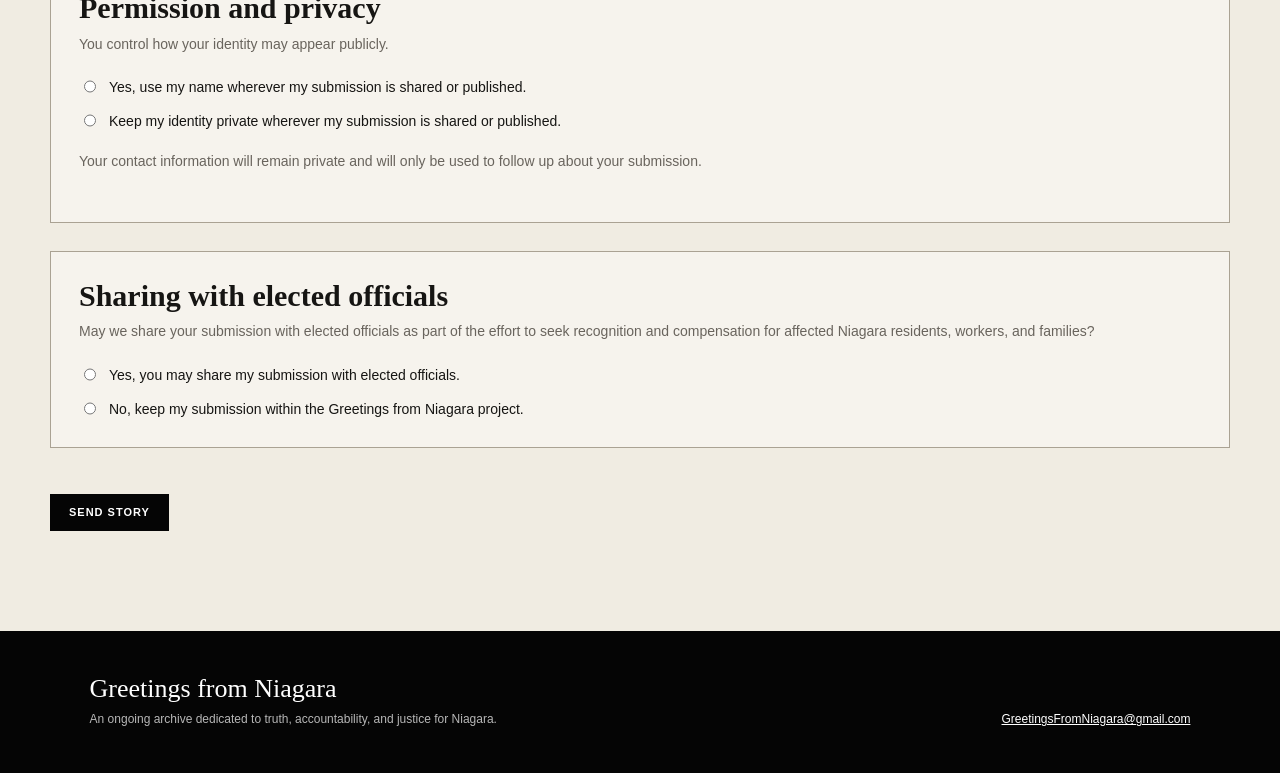
<file: share.html>
<!doctype html>
<html lang="en">
<head>
<meta charset="utf-8">
<meta name="viewport" content="width=device-width,initial-scale=1">
<title>Share Your Story | Greetings from Niagara</title>
<meta name="description" content="Submit a written, photographic, audio, or video story.">
<link rel="stylesheet" href="site.css?v=1.4">
<link rel="stylesheet" href="animations.css?v=1.216">
</head>
<body class="site-page">

<button class="global-menu-button" type="button" aria-expanded="false" aria-controls="globalSiteMenu">
  <span class="global-menu-lines" aria-hidden="true"></span>
  <span>MENU</span>
</button>
<div id="globalSiteMenu" class="global-menu" hidden>
  <div class="global-menu-backdrop" data-close-menu></div>
  <div class="global-menu-panel" role="dialog" aria-modal="true" aria-label="Website menu">
    <button class="global-menu-close" type="button" aria-label="Close menu" data-close-menu>×</button>
    <p class="global-menu-kicker">GREETINGS FROM NIAGARA</p>
    <nav class="global-menu-nav" aria-label="Main navigation"><a href="index.html">Interactive Map</a>
<a href="about.html">About</a>
<a href="history.html">History</a>
<a href="voices.html">Voices from Niagara</a>
<a class="active" href="share.html">Share Your Story</a>
<a href="archive.html">The Evidence</a>
<a href="necra.html">Survey Updates &amp; Resources</a>      
<a href="reca-eeoicpa.html">RECA &amp; EEOICPA</a>
<a href="exhibitions.html">Exhibitions</a>
<a href="contact.html">Contact</a></nav>

    <div class="global-menu-social" aria-label="Social media and sharing">
      <p class="global-menu-social-title">FOLLOW / SHARE</p>
      <div class="global-menu-social-links">
        <a href="https://www.instagram.com/natalia.neuhaus/" target="_blank" rel="noopener noreferrer">Instagram</a>
        <button type="button" data-share-action="facebook">Facebook</button>
        <button type="button" data-share-action="x">X</button>
        <button type="button" data-share-action="copy">Copy link</button>
        <button type="button" data-share-action="email">Email</button>
      </div>
    </div>

  </div>
</div>

<header class="site-header">
  <a class="site-wordmark" href="index.html">GREETINGS FROM NIAGARA</a>
</header>
<main class="site-main">

<section class="page-intro">
  <p class="site-eyebrow">CONTRIBUTE TO THE ARCHIVE</p>
  <h1>Share your story</h1>
  <p>Your experience is part of this history. You may write, upload photographs or documents, record audio, or record video. You decide whether your identity remains private or appears publicly with your story.</p>
</section>
<section class="content-wrap">
  <form id="storyForm" class="story-form" novalidate>
    <section class="form-section">
      <h2>About you</h2>
      <p>Only share what feels comfortable. An exact address is not requested.</p>
      <div class="form-grid">
        <div class="field"><label for="name">Your name</label><input id="name" name="name" autocomplete="name" placeholder="Your name or initials" required aria-describedby="nameHelp"><span id="nameHelp" class="field-help">Required for the private archive. Your name will not appear publicly unless you choose that option below.</span></div>
        <div class="field"><label for="email">Email or phone — optional</label><input id="email" name="email" autocomplete="email" placeholder="Only if you want Natalia to contact you"></div>
        <div class="field"><label for="location">General location — optional</label><input id="location" name="location" placeholder="Niagara Falls, Lewiston, Lockport, Tonawanda, Buffalo…"></div>
        <div class="field"><label for="connection">Connection to the area</label><select id="connection" name="connection"><option value="">Choose one</option><option>Resident</option><option>Former resident</option><option>Worker or former worker</option><option>Student or school community</option><option>Family member</option><option>Witness or researcher</option><option>Other</option></select></div>
        <div class="field field--full"><label for="years">Years connected to the area — optional</label><input id="years" name="years" placeholder="For example: 1968–1984, or since 2002"></div>
      </div>
    </section>

    <section class="form-section">
      <h2>How would you like to share?</h2>
      <p>Choose a method. You can also use more than one.</p>
      <div class="share-methods">
        <button class="share-method-button active" type="button" data-method="write">Write</button>
        <button class="share-method-button" type="button" data-method="upload">Upload files</button>
        <button class="share-method-button" type="button" data-method="audio">Record audio</button>
        <button class="share-method-button" type="button" data-method="video">Record video</button>
      </div>
      <p id="recordingAvailabilityMessage" class="method-availability" aria-live="polite" hidden></p>

      <div class="share-panel" data-panel="write">
        <div class="form-grid">
          <div class="field field--full"><label for="storyTitle">Story title — optional</label><input id="storyTitle" name="story_title" placeholder="A short title or subject"></div>
          <div class="field field--full"><label for="story">Tell your story</label><textarea id="story" name="story" placeholder="What happened? What did you see, experience, hear, or learn?"></textarea></div>
        </div>
      </div>

      <div class="share-panel" data-panel="upload" hidden>
        <div class="field"><label for="files">Upload photographs, documents, audio, or video</label><input id="files" name="files" type="file" multiple accept="image/*,.pdf,.doc,.docx,.xls,.xlsx,.ppt,.pptx,.txt,.csv,.rtf,audio/*,video/*" aria-describedby="uploadHelp fileSelectionSummary"><span id="uploadHelp" class="field-help">Up to 10 files. Each file may be up to 10 MB, with a combined submission limit of 12 MB.</span><span id="fileSelectionSummary" class="field-help file-selection-summary" aria-live="polite">No files selected.</span></div>
      </div>

      <div class="share-panel recorder" data-panel="audio" hidden>
        <strong>Record audio testimony</strong>
        <p class="field-help">Your browser will ask for microphone permission. You may record for up to 10 minutes, then review, delete, or record again before submitting.</p>
        <div id="audioRecordingStatus" class="recording-status" role="status" aria-live="assertive" hidden><span class="recording-dot" aria-hidden="true"></span><strong>RECORDING</strong><span data-recording-time>00:00 / 10:00</span></div>
        <div class="recorder-controls"><button id="startAudio" type="button">Start recording</button><button id="stopAudio" type="button" disabled>Stop</button><button id="clearAudio" type="button" disabled>Delete recording</button></div>
        <div id="audioMessage" class="field-help recorder-message">No recording saved.</div>
        <audio id="audioPreview" controls hidden></audio>
      </div>

      <div class="share-panel recorder" data-panel="video" hidden>
        <strong>Record video testimony</strong>
        <p class="field-help">Your browser will ask for camera and microphone permission. You may record for up to 3 minutes. A live camera preview and recording timer will remain visible while recording.</p>
        <div id="videoRecordingStatus" class="recording-status" role="status" aria-live="assertive" hidden><span class="recording-dot" aria-hidden="true"></span><strong>RECORDING</strong><span data-recording-time>00:00 / 03:00</span></div>
        <div class="recorder-controls"><button id="startVideo" type="button">Start recording</button><button id="stopVideo" type="button" disabled>Stop</button><button id="clearVideo" type="button" disabled>Delete recording</button></div>
        <div id="videoMessage" class="field-help recorder-message">No recording saved.</div>
        <video id="videoPreview" controls playsinline hidden></video>
      </div>
    </section>

    <section class="form-section">
      <h2>Permission and privacy</h2>
      <p>You control how your identity may appear publicly.</p>

      <div class="permission-list">
        <label class="permission">
          <input type="radio" name="publication_identity" value="public_identity" required>
          <span>Yes, use my name wherever my submission is shared or published.</span>
        </label>
        
        <label class="permission">
          <input type="radio" name="publication_identity" value="private_identity" required>
          <span>Keep my identity private wherever my submission is shared or published.</span>
        </label>    
      </div>

      <p class="form-note" style="margin-top:18px;">
        Your contact information will remain private and will only be used to follow
        up about your submission.
      </p>
    </section>

    <section class="form-section">
      <h2>Sharing with elected officials</h2>
      <p>May we share your submission with elected officials as part of the effort to seek recognition and compensation for affected Niagara residents, workers, and families?</p>

      <div class="permission-list">
        <label class="permission">
          <input type="radio" name="officials_permission" value="yes" required>
          <span>Yes, you may share my submission with elected officials.</span>
        </label>

        <label class="permission">
          <input type="radio" name="officials_permission" value="no" required>
          <span>No, keep my submission within the Greetings from Niagara project.</span>
        </label>
      </div>
    </section>

    <div class="form-actions">
      <button class="button-link" type="submit">Send story</button>
      <div class="submission-progress" id="submissionProgress" aria-hidden="true" hidden><span id="submissionProgressBar"></span></div>
      <div id="formStatus" class="form-status" aria-live="polite"></div>
    </div>
  </form>
</section>

</main>
<footer class="site-footer">
  <div>
    <strong>Greetings from Niagara</strong>
    <p>An ongoing archive dedicated to truth, accountability, and justice for Niagara.</p>
  </div>
  <p><a href="mailto:GreetingsFromNiagara@gmail.com">GreetingsFromNiagara@gmail.com</a></p>
</footer>
<script src="site.js?v=1.1"></script>
<script src="share.js?v=2.0"></script>
</body>
</html>
</file>
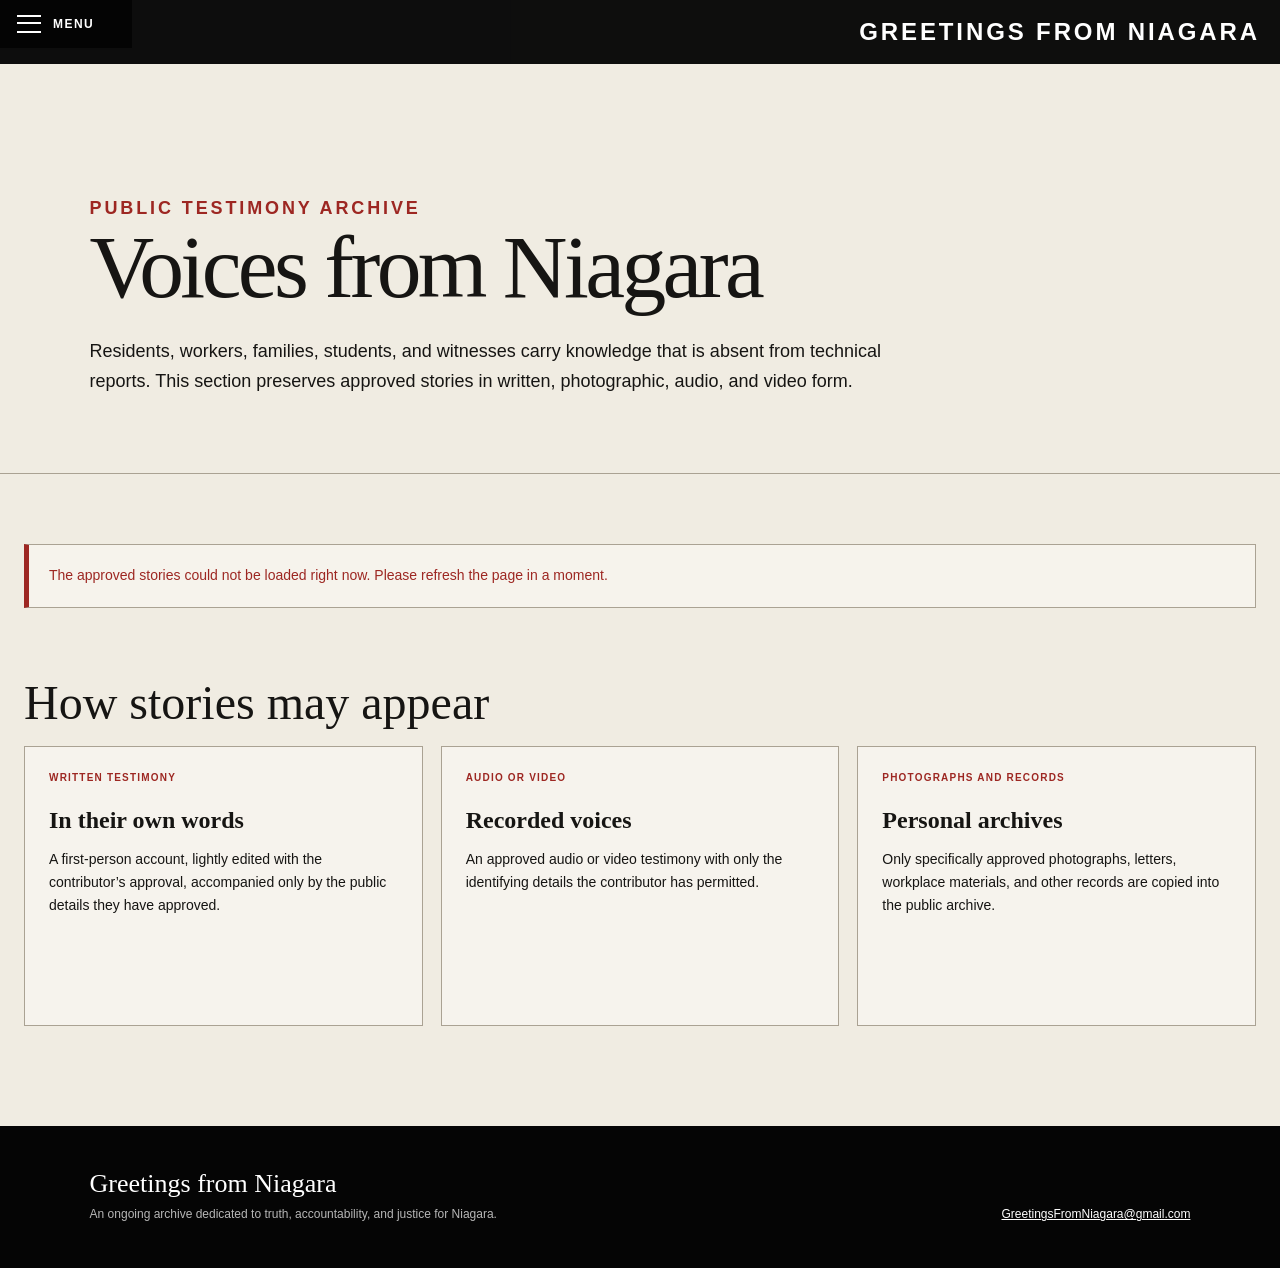
<file: voices.html>
<!doctype html>
<html lang="en">
<head>
<meta charset="utf-8">
<meta name="viewport" content="width=device-width,initial-scale=1">
<title>Voices from Niagara | Greetings from Niagara</title>
<meta name="description" content="A public archive of approved community testimony.">
<link rel="stylesheet" href="site.css?v=1.5">
<link rel="stylesheet" href="animations.css?v=1.216">
</head>
<body class="site-page">

<button class="global-menu-button" type="button" aria-expanded="false" aria-controls="globalSiteMenu">
  <span class="global-menu-lines" aria-hidden="true"></span>
  <span>MENU</span>
</button>
<div id="globalSiteMenu" class="global-menu" hidden>
  <div class="global-menu-backdrop" data-close-menu></div>
  <div class="global-menu-panel" role="dialog" aria-modal="true" aria-label="Website menu">
    <button class="global-menu-close" type="button" aria-label="Close menu" data-close-menu>×</button>
    <p class="global-menu-kicker">GREETINGS FROM NIAGARA</p>
    <nav class="global-menu-nav" aria-label="Main navigation"><a href="index.html">Interactive Map</a>
<a href="about.html">About</a>
<a href="history.html">History</a>
<a class="active" href="voices.html">Voices from Niagara</a>
<a href="share.html">Share Your Story</a>
<a href="archive.html">The Evidence</a>
<a href="necra.html">Survey Updates &amp; Resources</a>      
<a href="reca-eeoicpa.html">RECA &amp; EEOICPA</a>
<a href="exhibitions.html">Exhibitions</a>
<a href="contact.html">Contact</a></nav>

    <div class="global-menu-social" aria-label="Social media and sharing">
      <p class="global-menu-social-title">FOLLOW / SHARE</p>
      <div class="global-menu-social-links">
        <a href="https://www.instagram.com/natalia.neuhaus/" target="_blank" rel="noopener noreferrer">Instagram</a>
        <button type="button" data-share-action="facebook">Facebook</button>
        <button type="button" data-share-action="x">X</button>
        <button type="button" data-share-action="copy">Copy link</button>
        <button type="button" data-share-action="email">Email</button>
      </div>
    </div>

  </div>
</div>

<header class="site-header">
  <a class="site-wordmark" href="index.html">GREETINGS FROM NIAGARA</a>
</header>
<main class="site-main">

<section class="page-intro">
  <p class="site-eyebrow">PUBLIC TESTIMONY ARCHIVE</p>
  <h1>Voices from Niagara</h1>
  <p>Residents, workers, families, students, and witnesses carry knowledge that is absent from technical reports. This section preserves approved stories in written, photographic, audio, and video form.</p>
</section>
<section class="content-wrap voices-content-wrap">
  <div id="voicesStatus" class="voices-status" role="status" aria-live="polite">Loading approved stories…</div>

  <section id="voicesExplorer" class="voices-explorer" aria-label="Search and filter public stories" hidden>
    <div class="voices-search-row">
      <div class="voices-search-field">
        <label for="voicesSearch">Search the archive</label>
        <input id="voicesSearch" type="search" inputmode="search" autocomplete="off" placeholder="Search names, places, workplaces, or story text…">
      </div>
      <button id="voicesClearFilters" class="voices-clear-button" type="button">Clear filters</button>
    </div>

    <div class="voices-filter-group" aria-labelledby="connectionFilterLabel">
      <p id="connectionFilterLabel" class="voices-filter-label">Connection to the area</p>
      <div id="connectionFilters" class="voices-filter-scroll" role="group" aria-label="Filter by connection to the area"></div>
    </div>

    <div class="voices-filter-group" aria-labelledby="mediaFilterLabel">
      <p id="mediaFilterLabel" class="voices-filter-label">Type of story or file</p>
      <div id="mediaFilters" class="voices-filter-scroll" role="group" aria-label="Filter by story or file type">
        <button class="voices-filter-button is-active" type="button" data-media-filter="all" aria-pressed="true">All types</button>
        <button class="voices-filter-button" type="button" data-media-filter="written" aria-pressed="false">Written</button>
        <button class="voices-filter-button" type="button" data-media-filter="audio" aria-pressed="false">Audio</button>
        <button class="voices-filter-button" type="button" data-media-filter="video" aria-pressed="false">Video</button>
        <button class="voices-filter-button" type="button" data-media-filter="image" aria-pressed="false">Photographs</button>
        <button class="voices-filter-button" type="button" data-media-filter="document" aria-pressed="false">Documents</button>
      </div>
    </div>

    <p id="voicesResultCount" class="voices-result-count" aria-live="polite"></p>
  </section>

  <div id="voicesArchive" class="voices-archive voices-mosaic" hidden></div>

  <section class="voices-about" aria-labelledby="storiesMayAppear">
    <h2 id="storiesMayAppear" class="section-title">How stories may appear</h2>
    <div class="card-grid">
      <article class="editorial-card"><span class="card-meta">Written testimony</span><h3>In their own words</h3><p>A first-person account, lightly edited with the contributor’s approval, accompanied only by the public details they have approved.</p></article>
      <article class="editorial-card"><span class="card-meta">Audio or video</span><h3>Recorded voices</h3><p>An approved audio or video testimony with only the identifying details the contributor has permitted.</p></article>
      <article class="editorial-card"><span class="card-meta">Photographs and records</span><h3>Personal archives</h3><p>Only specifically approved photographs, letters, workplace materials, and other records are copied into the public archive.</p></article>
    </div>
  </section>
</section>

</main>
<footer class="site-footer">
  <div>
    <strong>Greetings from Niagara</strong>
    <p>An ongoing archive dedicated to truth, accountability, and justice for Niagara.</p>
  </div>
  <p><a href="mailto:GreetingsFromNiagara@gmail.com">GreetingsFromNiagara@gmail.com</a></p>
</footer>
<script src="site.js?v=1.1"></script>
<script src="voices.js?v=1.2"></script>

</body>
</html>
</file>
<file: site.css>
:root{
  --site-black:#050505;
  --site-paper:#f0ece2;
  --site-paper-2:#e4ded1;
  --site-line:#aaa293;
  --site-ink:#161513;
  --site-muted:#69645d;
  --site-red:#9d2722;
  --site-max:1180px;
}

/* Shared menu — isolated so the existing map remains visually intact. */
.global-menu-button{
  position:fixed;
  z-index:3005;
  top:0;
  left:0;
  display:flex;
  align-items:center;
  gap:12px;
  min-width:132px;
  height:48px;
  padding:0 17px;
  border:0;
  border-radius:0;
  background:rgba(5,5,5,.94);
  color:#fff;
  font:700 12px/1 Arial,Helvetica,sans-serif;
  letter-spacing:.12em;
  cursor:pointer;
}
.global-menu-button--map{
  top:14px;
}
.global-menu-button:hover,
.global-menu-button:focus-visible{
  background:#1d1d1d;
}
.global-menu-button:focus-visible{
  outline:3px solid #fff;
  outline-offset:-5px;
}
.global-menu-lines{
  position:relative;
  width:24px;
  height:14px;
  border-top:2px solid currentColor;
  border-bottom:2px solid currentColor;
}
.global-menu-lines::after{
  content:"";
  position:absolute;
  left:0;
  right:0;
  top:5px;
  border-top:2px solid currentColor;
}
.global-menu[hidden]{display:none}
.global-menu{
  position:fixed;
  inset:0;
  z-index:5000;
}
.global-menu-backdrop{
  position:absolute;
  inset:0;
  background:rgba(0,0,0,.62);
  backdrop-filter:blur(2px);
}
.global-menu-panel{
  position:absolute;
  inset:0 auto 0 0;
  width:min(520px,92vw);
  box-sizing:border-box;
  overflow:auto;
  padding:74px 54px 52px;
  background:var(--site-black);
  color:#fff;
  box-shadow:12px 0 32px rgba(0,0,0,.34);
}
.global-menu-close{
  position:absolute;
  top:18px;
  right:23px;
  width:42px;
  height:42px;
  padding:0;
  border:0;
  background:transparent;
  color:#fff;
  font:300 42px/1 Arial,Helvetica,sans-serif;
  cursor:pointer;
}
.global-menu-kicker{
  margin:0 0 42px;
  color:#aaa;
  font:700 12px/1.3 Arial,Helvetica,sans-serif;
  letter-spacing:.16em;
}
.global-menu-nav{
  display:grid;
  gap:3px;
}
.global-menu-nav a{
  display:block;
  padding:13px 0 14px;
  border-bottom:1px solid rgba(255,255,255,.18);
  color:#fff!important;
  font:500 clamp(25px,4vw,42px)/1.08 Georgia,"Times New Roman",serif;
  text-decoration:none!important;
}
.global-menu-nav a:hover,
.global-menu-nav a.active{
  color:#d9d2c4!important;
  padding-left:13px;
}
body.menu-open{overflow:hidden}

/* Editorial pages */
.site-page{
  margin:0;
  background:var(--site-paper);
  color:var(--site-ink);
  font-family:Arial,Helvetica,sans-serif;
}
.site-header{
  position:sticky;
  top:0;
  z-index:1200;
  display:flex;
  align-items:center;
  justify-content:flex-end;
  min-height:64px;
  padding:0 20px 0 150px;
  background:rgba(5,5,5,.96);
  color:#fff;
}
.site-wordmark{
  color:#fff!important;
  font:700 clamp(18px,2.4vw,31px)/1 Arial,Helvetica,sans-serif;
  letter-spacing:.12em;
  text-decoration:none!important;
  white-space:nowrap;
  font-size: 1.5em;
}
.site-main{
  min-height:calc(100vh - 64px);
}
.site-hero{
  display:grid;
  grid-template-columns:minmax(0,1.15fr) minmax(300px,.85fr);
  min-height:560px;
  border-bottom:1px solid var(--site-line);
  
}
.site-hero-copy{
  display:flex;
  flex-direction:column;
  justify-content:flex-end;
  padding:clamp(50px,8vw,105px) clamp(28px,7vw,100px);
  background:
    linear-gradient(135deg,rgba(157,39,34,.12),transparent 48%),
    var(--site-paper);
}
.site-eyebrow{
  margin:0 0 18px;
  color:var(--site-red);
  font:700 11px/1.2 Arial,Helvetica,sans-serif;
  letter-spacing:.16em;
  text-transform:uppercase;
}
.site-hero h1,
.page-intro h1{
  max-width:820px;
  margin:0;
  font:500 clamp(45px,7vw,92px)/.95 Georgia,"Times New Roman",serif;
  letter-spacing:-.04em;
}
.site-hero-copy p{
  max-width:700px;
  margin:28px 0 0;
  font:17px/1.62 Arial,Helvetica,sans-serif;
}
.site-hero-art{
  position:relative;
  min-height:420px;
  overflow:hidden;
  background:
  linear-gradient(rgba(5,5,5,.28), rgba(5,5,5,.28)),
  url("about-niagara-river.webp") center / cover no-repeat;
}
.site-hero-art::before,
.site-hero-art::after{
  content:"";
  position:absolute;
  border-radius:50%;
}
.site-hero-art::before{
  width:65%;
  aspect-ratio:1;
  right:-22%;
  top:14%;
}
.site-hero-art::after{
  width:42%;
  aspect-ratio:1;
  left:12%;
  bottom:-18%;
}
.site-hero-label{
  position:absolute;
  right:25px;
  bottom:25px;
  max-width:280px;
  color:rgba(255,255,255,.75);
  font:11px/1.5 Arial,Helvetica,sans-serif;
  letter-spacing:.08em;
  text-align:right;
  text-transform:uppercase;
}
.page-intro{
  padding:clamp(55px,8vw,110px) clamp(28px,7vw,100px) clamp(40px,6vw,80px);
  border-bottom:1px solid var(--site-line);
}
.page-intro p{
  max-width:820px;
  margin:28px 0 0;
  font-size:18px;
  line-height:1.65;
}
.content-wrap{
  width:min(var(--site-max),calc(100% - 48px));
  margin:0 auto;
  padding:70px 0 100px;
}
.content-grid{
  display:grid;
  grid-template-columns:minmax(0,1.45fr) minmax(260px,.55fr);
  gap:70px;
}
.prose h2,
.section-title{
  margin:58px 0 18px;
  font:500 clamp(30px,4vw,48px)/1.05 Georgia,"Times New Roman",serif;
}
.prose h2:first-child{margin-top:0}
.prose p,
.prose li{
  font-size:16px;
  line-height:1.72;
}
.prose a{color:var(--site-ink)}
.pullquote{
  margin:44px 0;
  padding:28px 0 28px 30px;
  border-left:5px solid var(--site-red);
  font:500 clamp(25px,3.4vw,43px)/1.15 Georgia,"Times New Roman",serif;
}
.side-note{
  position:sticky;
  top:100px;
  align-self:start;
  padding:24px;
  border:1px solid var(--site-line);
  background:rgba(255,255,255,.35);
}
.side-note h3{
  margin:0 0 12px;
  font:600 18px/1.2 Georgia,"Times New Roman",serif;
}
.side-note p,
.side-note li{
  font-size:13px;
  line-height:1.55;
}
.button-link{
  display:inline-block;
  margin-top:18px;
  padding:12px 18px;
  border:1px solid var(--site-black);
  background:var(--site-black);
  color:#fff!important;
  font:700 11px/1 Arial,Helvetica,sans-serif;
  letter-spacing:.09em;
  text-decoration:none!important;
  text-transform:uppercase;
}
.button-link--light{
  background:transparent;
  color:var(--site-black)!important;
}
.card-grid{
  display:grid;
  grid-template-columns:repeat(3,minmax(0,1fr));
  gap:18px;
}
.editorial-card{
  min-height:230px;
  padding:24px;
  border:1px solid var(--site-line);
  background:rgba(255,255,255,.36);
}
.editorial-card h3{
  margin:0 0 14px;
  font:600 24px/1.08 Georgia,"Times New Roman",serif;
}
.editorial-card p{
  margin:0;
  font-size:14px;
  line-height:1.62;
}
.editorial-card .card-meta{
  display:block;
  margin-bottom:24px;
  color:var(--site-red);
  font:700 10px/1.3 Arial,Helvetica,sans-serif;
  letter-spacing:.12em;
  text-transform:uppercase;
}
.timeline{
  display:grid;
  gap:0;
  border-top:1px solid var(--site-line);
}
.timeline-item{
  display:grid;
  grid-template-columns:150px 1fr;
  gap:30px;
  padding:28px 0;
  border-bottom:1px solid var(--site-line);
}
.timeline-year{
  color:var(--site-red);
  font:700 12px/1.4 Arial,Helvetica,sans-serif;
  letter-spacing:.12em;
  text-transform:uppercase;
}
.timeline-item h3{
  margin:0 0 8px;
  font:600 25px/1.1 Georgia,"Times New Roman",serif;
}
.timeline-item p{
  margin:0;
  font-size:15px;
  line-height:1.65;
}
.empty-state{
  padding:48px;
  border:1px solid var(--site-line);
  background:rgba(255,255,255,.3);
  text-align:center;
}
.empty-state h2{
  margin:0 0 14px;
  font:500 38px/1.05 Georgia,"Times New Roman",serif;
}
.empty-state p{
  max-width:650px;
  margin:0 auto;
  font-size:15px;
  line-height:1.65;
}
.site-footer{
  display:grid;
  grid-template-columns:1fr auto;
  gap:30px;
  align-items:end;
  padding:45px clamp(28px,7vw,100px);
  background:var(--site-black);
  color:#fff;
}
.site-footer strong{
  display:block;
  margin-bottom:8px;
  font:500 26px/1 Georgia,"Times New Roman",serif;
}
.site-footer p{
  margin:0;
  color:#b7b7b7;
  font-size:12px;
  line-height:1.5;
}
.site-footer a{color:#fff!important}

/* Submission interface */
.story-form{
  display:grid;
  gap:28px;
}
.form-section{
  padding:28px;
  border:1px solid var(--site-line);
  background:rgba(255,255,255,.36);
}
.form-section h2{
  margin:0 0 8px;
  font:600 30px/1.08 Georgia,"Times New Roman",serif;
}
.form-section > p{
  margin:0 0 22px;
  color:var(--site-muted);
  font-size:14px;
  line-height:1.6;
}
.form-grid{
  display:grid;
  grid-template-columns:repeat(2,minmax(0,1fr));
  gap:18px;
}
.field{
  display:grid;
  gap:7px;
}
.field--full{grid-column:1/-1}
.field label,
.field legend{
  font:700 11px/1.3 Arial,Helvetica,sans-serif;
  letter-spacing:.05em;
  text-transform:uppercase;
}
.field input,
.field select,
.field textarea{
  width:100%;
  box-sizing:border-box;
  padding:12px 13px;
  border:1px solid #8d877d;
  border-radius:0;
  background:#fff;
  color:var(--site-ink);
  font:15px/1.4 Arial,Helvetica,sans-serif;
}
.field textarea{
  min-height:210px;
  resize:vertical;
}
.field-help{
  color:var(--site-muted);
  font-size:12px;
  line-height:1.5;
}
.share-methods{
  display:grid;
  grid-template-columns:repeat(4,minmax(0,1fr));
  gap:8px;
  margin-bottom:20px;
}
.share-method-button{
  min-height:52px;
  padding:10px;
  border:1px solid var(--site-black);
  background:transparent;
  color:var(--site-black);
  font:700 11px/1.25 Arial,Helvetica,sans-serif;
  letter-spacing:.04em;
  cursor:pointer;
  text-transform:uppercase;
}
.share-method-button.active{
  background:var(--site-black);
  color:#fff;
}
.share-panel[hidden]{display:none}
.recorder{
  padding:20px;
  border:1px dashed #7f786e;
  background:rgba(255,255,255,.45);
}
.recorder-controls{
  display:flex;
  flex-wrap:wrap;
  gap:9px;
  margin:14px 0;
}
.recorder button{
  padding:10px 14px;
  border:1px solid var(--site-black);
  background:var(--site-black);
  color:#fff;
  font:700 10px/1 Arial,Helvetica,sans-serif;
  letter-spacing:.06em;
  cursor:pointer;
  text-transform:uppercase;
}
.recorder button[disabled]{opacity:.38;cursor:not-allowed}
.recorder video,
.recorder audio{
  display:block;
  width:100%;
  max-height:360px;
  margin-top:14px;
  background:#111;
}
.permission-list{
  display:grid;
  gap:13px;
}
.permission{
  display:grid;
  grid-template-columns:20px 1fr;
  gap:10px;
  align-items:start;
  font-size:14px;
  line-height:1.48;
}
.permission input{margin-top:3px}
.form-actions{
  display:flex;
  flex-wrap:wrap;
  gap:12px;
  align-items:center;
}
.form-status{
  min-height:20px;
  color:var(--site-red);
  font-size:13px;
}
.preview-banner{
  margin-bottom:28px;
  padding:14px 17px;
  border-left:4px solid var(--site-red);
  background:#fff;
  font-size:13px;
  line-height:1.55;
}

/* Archive */
.archive-groups{
  display:grid;
  grid-template-columns:repeat(2,minmax(0,1fr));
  gap:18px;
}
.archive-group{
  padding:25px;
  border-top:5px solid var(--site-black);
  background:rgba(255,255,255,.35);
}
.archive-group h2{
  margin:0 0 14px;
  font:600 27px/1.08 Georgia,"Times New Roman",serif;
}
.archive-group ul{
  margin:0;
  padding-left:19px;
}
.archive-group li{
  margin:8px 0;
  font-size:14px;
  line-height:1.5;
}

/* Map-specific menu spacing only. */
@media(min-width:701px){
  body:not(.site-page) .global-menu-button--map{
    left:0;
  }
}

@media(max-width:900px){
  .site-hero{grid-template-columns:1fr}
  .site-hero-art{min-height:330px}
  .content-grid{grid-template-columns:1fr}
  .side-note{position:static}
  .card-grid{grid-template-columns:1fr 1fr}
  .share-methods{grid-template-columns:1fr 1fr}
}
@media(max-width:700px){
  .global-menu-button,
  .global-menu-button--map{
    top:0;
    min-width:105px;
    height:42px;
    padding:0 12px;
  }
  .global-menu-panel{padding:68px 28px 40px}
  .site-header{
    min-height:54px;
    padding:0 10px 0 115px;
  }
  .site-wordmark{font-size:14px}
  .site-hero-copy,
  .page-intro{padding-left:24px;padding-right:24px}
  .content-wrap{width:min(100% - 30px,var(--site-max));padding-top:45px}
  .card-grid,
  .archive-groups,
  .form-grid{grid-template-columns:1fr}
  .timeline-item{grid-template-columns:1fr;gap:8px}
  .share-methods{grid-template-columns:1fr}
  .form-section{padding:20px}
  .site-footer{grid-template-columns:1fr}
}


/* v1.3 — social/share links and subtle interaction motion */
.global-menu-panel{
  animation:global-menu-enter .34s cubic-bezier(.22,.75,.28,1);
}
@keyframes global-menu-enter{
  from{transform:translateX(-34px);opacity:.25}
  to{transform:translateX(0);opacity:1}
}
.global-menu-button,
.global-menu-lines,
.global-menu-lines::after,
.global-menu-nav a,
.global-menu-close,
.button-link,
.site-wordmark{
  transition:
    transform .22s ease,
    background-color .22s ease,
    color .22s ease,
    padding-left .22s ease,
    letter-spacing .22s ease,
    opacity .22s ease;
}
.global-menu-button:hover,
.global-menu-button:focus-visible{
  transform:translateX(4px);
}
.global-menu-button:hover .global-menu-lines,
.global-menu-button:focus-visible .global-menu-lines{
  transform:scaleX(1.12);
}
.global-menu-nav a{
  position:relative;
  transform:translateX(0);
}
.global-menu-nav a::before{
  content:"";
  position:absolute;
  left:0;
  bottom:-1px;
  width:0;
  height:2px;
  background:#d9d2c4;
  transition:width .24s ease;
}
.global-menu-nav a:hover,
.global-menu-nav a:focus-visible,
.global-menu-nav a.active{
  transform:translateX(8px);
}
.global-menu-nav a:hover::before,
.global-menu-nav a:focus-visible::before,
.global-menu-nav a.active::before{
  width:42px;
}
.global-menu-close:hover,
.global-menu-close:focus-visible{
  transform:rotate(90deg);
}
.global-menu-social{
  margin-top:34px;
  padding-top:23px;
  border-top:1px solid rgba(255,255,255,.22);
}
.global-menu-social-title{
  margin:0 0 14px;
  color:#aaa;
  font:700 10px/1.2 Arial,Helvetica,sans-serif;
  letter-spacing:.16em;
}
.global-menu-social-links,
.contact-social-links{
  display:flex;
  flex-wrap:wrap;
  gap:8px;
}
.global-menu-social-links a,
.global-menu-social-links button,
.contact-social-links a,
.contact-social-links button{
  appearance:none;
  padding:9px 11px;
  border:1px solid rgba(255,255,255,.34);
  border-radius:0;
  background:transparent;
  color:#fff!important;
  font:700 10px/1 Arial,Helvetica,sans-serif;
  letter-spacing:.06em;
  text-decoration:none!important;
  text-transform:uppercase;
  cursor:pointer;
  transition:
    transform .2s ease,
    background-color .2s ease,
    border-color .2s ease,
    color .2s ease;
}
.global-menu-social-links a:hover,
.global-menu-social-links button:hover,
.global-menu-social-links a:focus-visible,
.global-menu-social-links button:focus-visible{
  transform:translateY(-2px);
  border-color:#d9d2c4;
  background:#d9d2c4;
  color:#050505!important;
}
.contact-social-links{
  margin:4px 0 38px;
}
.contact-social-links a,
.contact-social-links button{
  border-color:var(--site-black);
  color:var(--site-black)!important;
}
.contact-social-links a:hover,
.contact-social-links button:hover,
.contact-social-links a:focus-visible,
.contact-social-links button:focus-visible{
  transform:translateY(-2px);
  background:var(--site-black);
  color:#fff!important;
}
.button-link:hover,
.button-link:focus-visible{
  transform:translateY(-2px);
}
.site-wordmark:hover,
.site-wordmark:focus-visible{
  letter-spacing:.145em;
}
@media(prefers-reduced-motion:reduce){
  .global-menu-panel{
    animation:none;
  }
  .global-menu-button,
  .global-menu-lines,
  .global-menu-lines::after,
  .global-menu-nav a,
  .global-menu-close,
  .button-link,
  .site-wordmark,
  .global-menu-social-links a,
  .global-menu-social-links button,
  .contact-social-links a,
  .contact-social-links button{
    transition:none;
  }
}
/* Right-side resource links */
.side-note a,
.side-note a:visited {
  color: #050505;
  text-decoration-color: rgba(5, 5, 5, 0.45);
  text-decoration-thickness: 1px;
  text-underline-offset: 3px;
}

.side-note a:hover,
.side-note a:focus-visible {
  color: #9e2b25;
  text-decoration-color: #9e2b25;
}

.button-link,
.story-form button,
.share-method-button,
.recorder-controls button {
  cursor: pointer;
}

.button-link:disabled,
.story-form button:disabled {
  cursor: not-allowed;
}


/* v1.4 — recording status, public voices, and mobile form refinements */
html{
  overflow-x:hidden;
}

.method-availability{
  margin:-7px 0 18px;
  padding:11px 13px;
  border-left:4px solid var(--site-red);
  background:#fff;
  color:var(--site-ink);
  font-size:13px;
  line-height:1.5;
}

.share-method-button.is-unavailable{
  border-color:#9f998f;
  background:rgba(255,255,255,.2);
  color:#827c73;
  cursor:not-allowed;
  opacity:.62;
}

.share-method-button.is-unavailable:hover,
.share-method-button.is-unavailable:focus-visible{
  transform:none;
  background:rgba(255,255,255,.2);
  color:#827c73;
}

.recording-status{
  display:flex;
  flex-wrap:wrap;
  align-items:center;
  gap:9px;
  margin:15px 0 4px;
  padding:12px 14px;
  border:1px solid var(--site-red);
  background:#fff;
  color:var(--site-red);
  font:700 12px/1.2 Arial,Helvetica,sans-serif;
  letter-spacing:.08em;
}

.recording-status[hidden]{
  display:none;
}

.recording-status [data-recording-time]{
  margin-left:auto;
  color:var(--site-ink);
  font-variant-numeric:tabular-nums;
  letter-spacing:.04em;
}

.recording-dot{
  width:11px;
  height:11px;
  flex:0 0 11px;
  border-radius:50%;
  background:var(--site-red);
  animation:recording-pulse 1.15s ease-in-out infinite;
}

@keyframes recording-pulse{
  0%,100%{transform:scale(.78);opacity:.48}
  50%{transform:scale(1);opacity:1}
}

.recorder-message{
  min-height:18px;
}

.file-selection-summary{
  overflow-wrap:anywhere;
}

.file-selection-summary.is-error{
  color:var(--site-red);
  font-weight:700;
}

.submission-progress{
  position:relative;
  width:min(320px,100%);
  height:7px;
  overflow:hidden;
  border:1px solid var(--site-line);
  background:rgba(255,255,255,.55);
}

.submission-progress[hidden]{
  display:none;
}

.submission-progress span{
  display:block;
  width:0;
  height:100%;
  background:var(--site-red);
  transition:width .18s ease;
}

.submission-progress.is-indeterminate span{
  animation:submission-progress-move 1.1s ease-in-out infinite;
}

@keyframes submission-progress-move{
  0%{transform:translateX(-120%)}
  100%{transform:translateX(330%)}
}

/* Public Voices archive */
.voices-status{
  padding:20px;
  border:1px solid var(--site-line);
  background:rgba(255,255,255,.35);
  font-size:14px;
  line-height:1.55;
}

.voices-status.is-error{
  border-left:5px solid var(--site-red);
  color:var(--site-red);
}

.voices-archive{
  display:grid;
  gap:34px;
}

.voice-story{
  scroll-margin-top:90px;
  padding:clamp(25px,4vw,48px);
  border:1px solid var(--site-line);
  border-top:6px solid var(--site-black);
  background:rgba(255,255,255,.4);
}

.voice-story-header{
  padding-bottom:24px;
  border-bottom:1px solid var(--site-line);
}

.voice-story-kicker{
  margin:0 0 13px;
  color:var(--site-red);
  font:700 10px/1.35 Arial,Helvetica,sans-serif;
  letter-spacing:.13em;
  text-transform:uppercase;
}

.voice-story h2{
  max-width:900px;
  margin:0;
  font:500 clamp(34px,5vw,62px)/1 Georgia,"Times New Roman",serif;
  letter-spacing:-.025em;
}

.voice-story-byline{
  margin:18px 0 0;
  color:var(--site-muted);
  font:700 12px/1.5 Arial,Helvetica,sans-serif;
  letter-spacing:.045em;
  text-transform:uppercase;
}

.voice-story-body{
  max-width:850px;
  padding:29px 0 5px;
}

.voice-story-body p{
  margin:0 0 1.25em;
  font:17px/1.72 Arial,Helvetica,sans-serif;
  white-space:pre-line;
}

.voice-media-grid{
  display:grid;
  grid-template-columns:repeat(2,minmax(0,1fr));
  gap:18px;
  margin-top:28px;
}

.voice-media{
  min-width:0;
  margin:0;
  border:1px solid var(--site-line);
  background:#fff;
}

.voice-media:only-child{
  grid-column:1/-1;
}

.voice-media-image-link{
  display:block;
  background:#111;
}

.voice-media-image{
  display:block;
  width:100%;
  max-height:760px;
  object-fit:contain;
  background:#111;
}

.voice-media-frame{
  display:block;
  width:100%;
  min-height:340px;
  border:0;
  background:#111;
}

.voice-media--audio .voice-media-frame{
  min-height:180px;
}

.voice-media--document{
  padding:24px;
}

.voice-media-caption{
  padding:10px 12px;
  border-top:1px solid var(--site-line);
  color:var(--site-muted);
  font-size:11px;
  line-height:1.45;
  overflow-wrap:anywhere;
}

.voices-about{
  margin-top:70px;
}

@media(max-width:700px){
  .site-header{
    overflow:hidden;
  }

  .site-wordmark{
    max-width:100%;
    overflow:hidden;
    text-overflow:ellipsis;
  }

  .page-intro{
    padding-top:56px;
    padding-bottom:42px;
  }

  .page-intro h1{
    font-size:clamp(43px,14vw,66px);
    line-height:.96;
  }

  .page-intro p{
    margin-top:22px;
    font-size:16px;
    line-height:1.58;
  }

  .content-wrap{
    width:calc(100% - 24px);
    padding:32px 0 65px;
  }

  .story-form{
    gap:18px;
  }

  .form-section{
    padding:18px 15px;
  }

  .form-section h2{
    font-size:27px;
  }

  .field input,
  .field select,
  .field textarea{
    min-height:48px;
    padding:13px 12px;
    font-size:16px;
  }

  .field textarea{
    min-height:190px;
  }

  .share-methods{
    grid-template-columns:repeat(2,minmax(0,1fr));
    gap:7px;
  }

  .share-method-button{
    min-height:55px;
    padding:9px 7px;
    font-size:10px;
  }

  .recorder{
    padding:16px 13px;
  }

  .recorder-controls{
    display:grid;
    grid-template-columns:1fr 1fr;
    width:100%;
  }

  .recorder-controls button{
    min-height:46px;
  }

  .recorder-controls button:first-child{
    grid-column:1/-1;
  }

  .recording-status{
    align-items:flex-start;
  }

  .recording-status [data-recording-time]{
    width:100%;
    margin-left:20px;
  }

  .recorder video{
    max-height:none;
    aspect-ratio:4/3;
    object-fit:contain;
  }

  .recorder audio{
    min-height:54px;
  }

  .permission{
    grid-template-columns:24px 1fr;
    gap:9px;
    font-size:15px;
  }

  .permission input{
    width:18px;
    height:18px;
  }

  .form-actions{
    display:grid;
    grid-template-columns:1fr;
    align-items:stretch;
  }

  .form-actions .button-link{
    width:100%;
    min-height:50px;
    box-sizing:border-box;
    margin-top:0;
  }

  .submission-progress{
    width:100%;
  }

  .form-status{
    line-height:1.5;
  }

  .voice-story{
    padding:24px 17px;
  }

  .voice-story h2{
    font-size:39px;
  }

  .voice-story-body p{
    font-size:16px;
    line-height:1.64;
  }

  .voice-media-grid{
    grid-template-columns:1fr;
  }

  .voice-media:only-child{
    grid-column:auto;
  }

  .voice-media-frame{
    min-height:260px;
  }

  .voice-media--audio .voice-media-frame{
    min-height:170px;
  }
}

@media(max-width:390px){
  .site-wordmark{
    font-size:12px;
    letter-spacing:.09em;
  }

  .site-header{
    padding-left:108px;
  }

  .share-methods{
    grid-template-columns:1fr;
  }
}

@media(prefers-reduced-motion:reduce){
  .recording-dot,
  .submission-progress.is-indeterminate span{
    animation:none;
  }
}

.recorder video[hidden],
.recorder audio[hidden]{
  display:none;
}

/* v1.5 — searchable Voices mosaic */
.form-grid > .field{
  align-content:start;
}

.field input,
.field select{
  min-height:48px;
}

.field input:-webkit-autofill,
.field input:-webkit-autofill:hover,
.field input:-webkit-autofill:focus,
.field select:-webkit-autofill{
  -webkit-text-fill-color:var(--site-ink);
  -webkit-box-shadow:0 0 0 1000px #fff inset;
  transition:background-color 9999s ease-out 0s;
}

.voices-content-wrap{
  width:min(1320px,calc(100% - 48px));
}

.voices-explorer{
  margin-bottom:34px;
  padding:clamp(22px,3vw,34px);
  border:1px solid var(--site-line);
  border-top:6px solid var(--site-black);
  background:rgba(255,255,255,.42);
}

.voices-explorer[hidden]{
  display:none;
}

.voices-search-row{
  display:grid;
  grid-template-columns:minmax(0,1fr) auto;
  gap:14px;
  align-items:end;
}

.voices-search-field{
  display:grid;
  gap:8px;
}

.voices-search-field label,
.voices-filter-label{
  margin:0;
  color:var(--site-ink);
  font:700 11px/1.3 Arial,Helvetica,sans-serif;
  letter-spacing:.1em;
  text-transform:uppercase;
}

.voices-search-field input{
  width:100%;
  min-height:54px;
  box-sizing:border-box;
  padding:13px 15px;
  border:1px solid var(--site-black);
  border-radius:0;
  background:#fff;
  color:var(--site-ink);
  font:16px/1.4 Arial,Helvetica,sans-serif;
}

.voices-search-field input:focus-visible{
  outline:3px solid rgba(157,39,34,.26);
  outline-offset:2px;
}

.voices-clear-button{
  min-height:54px;
  padding:0 18px;
  border:1px solid var(--site-black);
  border-radius:0;
  background:transparent;
  color:var(--site-black);
  font:700 10px/1 Arial,Helvetica,sans-serif;
  letter-spacing:.08em;
  text-transform:uppercase;
  cursor:pointer;
}

.voices-clear-button:hover,
.voices-clear-button:focus-visible{
  background:var(--site-black);
  color:#fff;
}

.voices-filter-group{
  margin-top:24px;
}

.voices-filter-label{
  margin-bottom:10px;
}

.voices-filter-scroll{
  display:flex;
  flex-wrap:wrap;
  gap:7px;
}

.voices-filter-button{
  min-height:38px;
  padding:9px 12px;
  border:1px solid var(--site-line);
  border-radius:0;
  background:rgba(255,255,255,.55);
  color:var(--site-ink);
  font:700 10px/1.15 Arial,Helvetica,sans-serif;
  letter-spacing:.035em;
  text-transform:uppercase;
  white-space:nowrap;
  cursor:pointer;
}

.voices-filter-button:hover,
.voices-filter-button:focus-visible,
.voices-filter-button.is-active{
  border-color:var(--site-black);
  background:var(--site-black);
  color:#fff;
}

.voices-result-count{
  margin:22px 0 0;
  color:var(--site-muted);
  font:700 11px/1.4 Arial,Helvetica,sans-serif;
  letter-spacing:.08em;
  text-transform:uppercase;
}

.voices-mosaic{
  display:grid;
  grid-template-columns:repeat(12,minmax(0,1fr));
  grid-auto-flow:dense;
  gap:18px;
  align-items:start;
}

.voice-card{
  grid-column:span 4;
  min-width:0;
  scroll-margin-top:90px;
  overflow:hidden;
  border:1px solid var(--site-line);
  border-top:5px solid var(--site-black);
  background:rgba(255,255,255,.48);
}

.voice-card--wide{
  grid-column:span 8;
}

.voice-card--medium{
  grid-column:span 6;
}

.voice-card-cover{
  position:relative;
  display:flex;
  min-height:220px;
  overflow:hidden;
  border-bottom:1px solid var(--site-line);
  background:#151515;
}

.voice-card--wide .voice-card-cover{
  min-height:330px;
}

.voice-card-cover-image{
  display:block;
  width:100%;
  height:100%;
  min-height:220px;
  max-height:520px;
  object-fit:cover;
  transition:transform .45s ease;
}

.voice-card:hover .voice-card-cover-image{
  transform:scale(1.018);
}

.voice-card-media-count{
  position:absolute;
  right:12px;
  bottom:12px;
  padding:7px 9px;
  background:rgba(5,5,5,.86);
  color:#fff;
  font:700 9px/1 Arial,Helvetica,sans-serif;
  letter-spacing:.08em;
  text-transform:uppercase;
}

.voice-card-cover--audio,
.voice-card-cover--video,
.voice-card-cover--document,
.voice-card-cover--written{
  align-items:flex-end;
  gap:18px;
  padding:26px;
  box-sizing:border-box;
}

.voice-card-cover--audio{
  background:
    radial-gradient(circle at 72% 30%,rgba(255,255,255,.09) 0 2px,transparent 3px),
    repeating-linear-gradient(90deg,transparent 0 11px,rgba(255,255,255,.06) 12px 13px),
    #111;
}

.voice-card-cover--video{
  background:
    linear-gradient(135deg,rgba(157,39,34,.86),rgba(5,5,5,.95) 67%),
    #111;
}

.voice-card-cover--document{
  background:
    repeating-linear-gradient(0deg,rgba(5,5,5,.04) 0 1px,transparent 1px 25px),
    var(--site-paper-2);
  color:var(--site-ink);
}

.voice-card-cover--written{
  flex-direction:column;
  align-items:flex-start;
  justify-content:space-between;
  background:
    linear-gradient(145deg,rgba(157,39,34,.12),transparent 52%),
    var(--site-paper-2);
  color:var(--site-ink);
}

.voice-card-play{
  display:grid;
  place-items:center;
  width:64px;
  height:64px;
  flex:0 0 64px;
  border:1px solid currentColor;
  border-radius:50%;
  color:#fff;
  font:700 22px/1 Arial,Helvetica,sans-serif;
}

.voice-card-cover--document .voice-card-play{
  color:var(--site-ink);
}

.voice-card-cover-copy{
  display:grid;
  gap:7px;
  color:#fff;
}

.voice-card-cover--document .voice-card-cover-copy{
  color:var(--site-ink);
}

.voice-card-cover-copy strong{
  font:500 clamp(22px,3vw,34px)/1.08 Georgia,"Times New Roman",serif;
}

.voice-card-cover-eyebrow{
  font:700 10px/1.3 Arial,Helvetica,sans-serif;
  letter-spacing:.13em;
  text-transform:uppercase;
}

.voice-card-quote-mark{
  font:500 105px/.72 Georgia,"Times New Roman",serif;
  color:var(--site-red);
}

.voice-card-body{
  padding:24px;
}

.voice-card--wide .voice-card-body{
  padding:30px;
}

.voice-card-tags{
  display:flex;
  flex-wrap:wrap;
  gap:6px;
  margin-bottom:16px;
}

.voice-card-tag{
  padding:6px 8px;
  border:1px solid var(--site-line);
  color:var(--site-red);
  font:700 9px/1 Arial,Helvetica,sans-serif;
  letter-spacing:.08em;
  text-transform:uppercase;
}

.voice-card-title{
  margin:0;
  font:500 clamp(29px,3.6vw,49px)/1 Georgia,"Times New Roman",serif;
  letter-spacing:-.025em;
}

.voice-card-meta{
  margin:14px 0 0;
  color:var(--site-muted);
  font:700 10px/1.45 Arial,Helvetica,sans-serif;
  letter-spacing:.065em;
  text-transform:uppercase;
}

.voice-card-excerpt{
  margin:18px 0 0;
  font:15px/1.62 Arial,Helvetica,sans-serif;
}

.voice-card-details{
  margin-top:22px;
  border-top:1px solid var(--site-line);
}

.voice-card-summary{
  display:flex;
  align-items:center;
  justify-content:space-between;
  gap:15px;
  padding:16px 0 0;
  list-style:none;
  color:var(--site-ink);
  font:700 10px/1.3 Arial,Helvetica,sans-serif;
  letter-spacing:.08em;
  text-transform:uppercase;
  cursor:pointer;
}

.voice-card-summary::-webkit-details-marker{
  display:none;
}

.voice-card-summary-mark{
  display:grid;
  place-items:center;
  width:28px;
  height:28px;
  flex:0 0 28px;
  border:1px solid var(--site-black);
  font-size:17px;
}

.voice-card-details[open] .voice-card-summary{
  color:var(--site-red);
}

.voice-card-detail-body{
  padding-top:23px;
}

.voice-card-public-details{
  margin:0 0 20px;
  padding:15px 17px;
  border-left:4px solid var(--site-red);
  background:rgba(255,255,255,.65);
  font:14px/1.58 Arial,Helvetica,sans-serif;
}

.voice-card-full-story p{
  margin:0 0 1.15em;
  font:16px/1.7 Arial,Helvetica,sans-serif;
}

.voice-detail-media-grid{
  display:grid;
  grid-template-columns:repeat(2,minmax(0,1fr));
  gap:14px;
  margin-top:24px;
}

.voice-detail-media{
  min-width:0;
  margin:0;
  border:1px solid var(--site-line);
  background:#fff;
}

.voice-detail-media:only-child{
  grid-column:1/-1;
}

.voice-detail-image-link,
.voice-detail-image{
  display:block;
  width:100%;
}

.voice-detail-image{
  max-height:680px;
  object-fit:contain;
  background:#111;
}

.voice-detail-frame{
  display:block;
  width:100%;
  min-height:310px;
  border:0;
  background:#111;
}

.voice-detail-frame--audio{
  min-height:150px;
}

.voice-document-link{
  display:flex;
  align-items:center;
  gap:13px;
  min-height:110px;
  padding:20px;
  box-sizing:border-box;
  color:var(--site-ink)!important;
  font:700 11px/1.4 Arial,Helvetica,sans-serif;
  letter-spacing:.065em;
  text-decoration:none!important;
  text-transform:uppercase;
}

.voice-document-link:hover,
.voice-document-link:focus-visible{
  background:var(--site-black);
  color:#fff!important;
}

.voice-document-icon{
  font-size:24px;
}

.voice-detail-caption{
  padding:10px 12px;
  border-top:1px solid var(--site-line);
  color:var(--site-muted);
  font-size:10px;
  line-height:1.45;
  overflow-wrap:anywhere;
}

.voices-no-results{
  grid-column:1/-1;
  padding:55px 30px;
  border:1px solid var(--site-line);
  background:rgba(255,255,255,.4);
  text-align:center;
}

.voices-no-results h2{
  margin:0 0 12px;
  font:500 clamp(31px,4vw,48px)/1.05 Georgia,"Times New Roman",serif;
}

.voices-no-results p{
  margin:0;
  color:var(--site-muted);
  font-size:15px;
  line-height:1.6;
}

.voices-no-results .button-link{
  margin-top:22px;
  cursor:pointer;
}

@media(max-width:1050px){
  .voice-card,
  .voice-card--medium{
    grid-column:span 6;
  }

  .voice-card--wide{
    grid-column:span 12;
  }
}

@media(max-width:700px){
  .voices-content-wrap{
    width:calc(100% - 24px);
  }

  .voices-explorer{
    margin-bottom:22px;
    padding:19px 15px;
  }

  .voices-search-row{
    grid-template-columns:1fr;
  }

  .voices-clear-button{
    width:100%;
  }

  .voices-filter-scroll{
    flex-wrap:nowrap;
    margin-left:-15px;
    margin-right:-15px;
    padding:0 15px 7px;
    overflow-x:auto;
    overscroll-behavior-inline:contain;
    scrollbar-width:thin;
  }

  .voices-mosaic{
    grid-template-columns:1fr;
    gap:15px;
  }

  .voice-card,
  .voice-card--medium,
  .voice-card--wide{
    grid-column:1;
  }

  .voice-card-cover,
  .voice-card--wide .voice-card-cover{
    min-height:230px;
  }

  .voice-card-cover-image{
    min-height:230px;
  }

  .voice-card-cover--audio,
  .voice-card-cover--video,
  .voice-card-cover--document,
  .voice-card-cover--written{
    padding:21px;
  }

  .voice-card-play{
    width:54px;
    height:54px;
    flex-basis:54px;
  }

  .voice-card-body,
  .voice-card--wide .voice-card-body{
    padding:21px 18px;
  }

  .voice-card-title{
    font-size:38px;
  }

  .voice-detail-media-grid{
    grid-template-columns:1fr;
  }

  .voice-detail-media:only-child{
    grid-column:auto;
  }

  .voice-detail-frame{
    min-height:250px;
  }

  .voice-detail-frame--audio{
    min-height:145px;
  }
}

@media(prefers-reduced-motion:reduce){
  .voice-card-cover-image{
    transition:none;
  }
}

.voice-card-cover--action{
  cursor:pointer;
}

.voice-card-cover--action:focus-visible{
  outline:4px solid var(--site-red);
  outline-offset:-4px;
}

/* RECA hero photograph */
.reca-hero-art {
  background:
    linear-gradient(rgba(5,5,5,.28), rgba(5,5,5,.28)),
    url("https://natalianeuhaus.com/wp-content/uploads/2026/07/Natalia_Neuhaus-2-scaled.jpg") center / cover no-repeat;
}

/* Mobile site pages:
   allow normal scrolling but prevent extreme webpage pinch-zoom */
@media (max-width:700px),
       (orientation:landscape) and (max-width:1000px) and (max-height:650px) {

  html,
  body.site-page {
    touch-action:auto;
  }
}
</file>
<file: animations.css>
/*
  Greetings from Niagara — interaction layer v1.1
  Loaded after style.css and site.css so the visual design and map data
  remain untouched.
*/

/* Shared motion language */
.panel-toggle,
.panel-toggle-icon::before,
.panel-toggle-icon::after,
.radiation-guide-button,
.leaflet-bottom.leaflet-right > .leaflet-control,
.leaflet-bottom.leaflet-right .leaflet-bar a,
.leaflet-bottom.leaflet-right .leaflet-bar button,
.leaflet-bottom.leaflet-right .address-search-button,
.leaflet-bottom.leaflet-right .leaflet-control-layers-toggle,
.leaflet-bottom.leaflet-right svg{
  transition:
    transform .22s cubic-bezier(.22,.75,.28,1),
    background-color .22s ease,
    color .22s ease,
    box-shadow .22s ease,
    filter .22s ease,
    opacity .22s ease,
    left .22s ease,
    width .22s ease!important;
  font-weight: 100 !important;
}

/* Panel X and collapsed > — same size, no shadow or zoom */
.panel-toggle{
  box-shadow:none!important;
}
.panel-toggle-icon::before,
.panel-toggle-icon::after{
  background:currentColor!important;
}

.panel:not(.is-collapsed) .panel-toggle:hover,
.panel:not(.is-collapsed) .panel-toggle:focus-visible,
.panel.is-collapsed .panel-toggle:hover,
.panel.is-collapsed .panel-toggle:focus-visible{
  transform:none!important;
  background:#4c0b08!important;
  color:#fff!important;
  box-shadow:none!important;
}

/* The existing state change supplies the clean X → > morph. */
.panel.is-collapsed .panel-toggle-icon::before,
.panel.is-collapsed .panel-toggle-icon::after{
  transition:
    top .22s cubic-bezier(.22,.75,.28,1),
    left .22s cubic-bezier(.22,.75,.28,1),
    width .22s cubic-bezier(.22,.75,.28,1),
    transform .22s cubic-bezier(.22,.75,.28,1)!important;
}

/* Top-right title and RAD key — invert on hover, with no motion or shadow */

/* Bottom-right control groups move together, like the Follow / Share buttons */
.leaflet-bottom.leaflet-right > .leaflet-control:hover,
.leaflet-bottom.leaflet-right > .leaflet-control:focus-within{
  transform:translateX(-4px) translateY(-1px);
  box-shadow:5px 5px 0 rgba(5,5,5,.28)!important;
}

/* Search, center, zoom, and layer buttons */
.leaflet-bottom.leaflet-right .leaflet-bar a:hover,
.leaflet-bottom.leaflet-right .leaflet-bar a:focus-visible,
.leaflet-bottom.leaflet-right .leaflet-bar button:hover,
.leaflet-bottom.leaflet-right .leaflet-bar button:focus-visible,
.leaflet-bottom.leaflet-right .address-search-button:hover,
.leaflet-bottom.leaflet-right .address-search-button:focus-visible,
.leaflet-bottom.leaflet-right .leaflet-control-layers-toggle:hover,
.leaflet-bottom.leaflet-right .leaflet-control-layers-toggle:focus-visible{
  transform:translateX(-2px);
  background-color:#ded7ca!important;
}

/* Icon response */
.leaflet-bottom.leaflet-right .address-search-button:hover svg,
.leaflet-bottom.leaflet-right .address-search-button:focus-visible svg,
.leaflet-bottom.leaflet-right .center-map-button:hover svg,
.leaflet-bottom.leaflet-right .center-map-button:focus-visible svg{
  transform:scale(1.14);
}
.leaflet-bottom.leaflet-right .leaflet-control-layers-toggle:hover,
.leaflet-bottom.leaflet-right .leaflet-control-layers-toggle:focus-visible{
  background-size:30px 30px!important;
}
.leaflet-bottom.leaflet-right .leaflet-control-zoom-in:hover,
.leaflet-bottom.leaflet-right .leaflet-control-zoom-in:focus-visible,
.leaflet-bottom.leaflet-right .leaflet-control-zoom-out:hover,
.leaflet-bottom.leaflet-right .leaflet-control-zoom-out:focus-visible{
  font-size:27px!important;
}

/* Expanded layer panel appears gently */
.leaflet-control-layers-expanded{
  transform-origin:right bottom;
  animation:gfn-layer-panel-in .2s cubic-bezier(.22,.75,.28,1);
}
@keyframes gfn-layer-panel-in{
  from{transform:translateX(10px) scale(.98);opacity:.45}
  to{transform:translateX(0) scale(1);opacity:1}
}

/* Address-search panel appears with the same motion */
.address-search-panel.open{
  transform-origin:right bottom;
  animation:gfn-address-panel-in .2s cubic-bezier(.22,.75,.28,1);
}
@keyframes gfn-address-panel-in{
  from{transform:translateX(10px) translateY(5px);opacity:.4}
  to{transform:translateX(0) translateY(0);opacity:1}
}

/* Keep keyboard focus clear */
.panel-toggle:focus-visible,
.radiation-guide-button:focus-visible,
.leaflet-bottom.leaflet-right a:focus-visible,
.leaflet-bottom.leaflet-right button:focus-visible{
  outline:2px solid #050505;
  outline-offset:3px;
}

/* Respect visitors who prefer reduced motion */
@media(prefers-reduced-motion:reduce){
  .panel-toggle,
  .panel-toggle-icon::before,
  .panel-toggle-icon::after,
  .site-brand-control,
  .radiation-guide-button,
  .leaflet-bottom.leaflet-right > .leaflet-control,
  .leaflet-bottom.leaflet-right .leaflet-bar a,
  .leaflet-bottom.leaflet-right .leaflet-bar button,
  .leaflet-bottom.leaflet-right .address-search-button,
  .leaflet-bottom.leaflet-right .leaflet-control-layers-toggle,
  .leaflet-bottom.leaflet-right svg{
    transition:none!important;
  }
  .leaflet-control-layers-expanded,
  .address-search-panel.open{
    animation:none!important;
  }
}

/* v1.216 — left-side close controls morph from X to a back chevron on hover */
.panel:not(.is-collapsed) .panel-toggle:hover .panel-toggle-icon::before,
.panel:not(.is-collapsed) .panel-toggle:focus-visible .panel-toggle-icon::before,
.panel:not(.is-collapsed) .panel-toggle:hover .panel-toggle-icon::after,
.panel:not(.is-collapsed) .panel-toggle:focus-visible .panel-toggle-icon::after{
  left:11px;
  width:15px;
}
.panel:not(.is-collapsed) .panel-toggle:hover .panel-toggle-icon::before,
.panel:not(.is-collapsed) .panel-toggle:focus-visible .panel-toggle-icon::before{
  top:13px;
  transform:rotate(-45deg);
}
.panel:not(.is-collapsed) .panel-toggle:hover .panel-toggle-icon::after,
.panel:not(.is-collapsed) .panel-toggle:focus-visible .panel-toggle-icon::after{
  top:24px;
  transform:rotate(45deg);
}

/* The website drawer uses the same visible X → < response. */
.global-menu-close{
  font-size:0!important;
}
.global-menu-close::before,
.global-menu-close::after{
  content:"";
  position:absolute;
  left:11px;
  top:19px;
  width:20px;
  height:2px;
  background:currentColor;
  transform-origin:center;
  transition:
    top .22s cubic-bezier(.22,.75,.28,1),
    left .22s cubic-bezier(.22,.75,.28,1),
    width .22s cubic-bezier(.22,.75,.28,1),
    transform .22s cubic-bezier(.22,.75,.28,1)!important;
}
.global-menu-close::before{transform:rotate(45deg)}
.global-menu-close::after{transform:rotate(-45deg)}
.global-menu-close:hover,
.global-menu-close:focus-visible{
  transform:none!important;
}
.global-menu-close:hover::before,
.global-menu-close:focus-visible::before,
.global-menu-close:hover::after,
.global-menu-close:focus-visible::after{
  left:11px;
  width:16px;
}
.global-menu-close:hover::before,
.global-menu-close:focus-visible::before{
  top:14px;
  transform:rotate(-45deg);
}
.global-menu-close:hover::after,
.global-menu-close:focus-visible::after{
  top:25px;
  transform:rotate(45deg);
}

/* Deep-red hover: left panel < */
.panel:not(.is-collapsed) .panel-toggle:hover,
.panel:not(.is-collapsed) .panel-toggle:focus-visible {
  background-color: #4c0b08 !important;
  color: #fff !important;
  box-shadow: none !important;
}

/* RAD Key button — compact icon, expands left on hover/open */
.radiation-guide{
  background:transparent!important;
  box-shadow:none!important;
}

.radiation-guide-button{
  display:flex!important;
  align-items:center!important;
  justify-content:flex-end!important;
  gap:0!important;

  box-sizing:border-box!important;
  width:52px!important;
  height:5px!important;
  padding:6px!important;

  background:#F7D255!important;
  color:#fff!important;
  border:0!important;
  box-shadow:none!important;
  outline-offset:3px;

  overflow:hidden!important;
  white-space:nowrap!important;

  transform:none!important;
  filter:none!important;

  transition:
    width 240ms cubic-bezier(.22,.75,.28,1),
    background-color 180ms ease,
    color 180ms ease!important;
}

/* Radiation symbol stays fixed on the right */
.radiation-guide-icon{
  order:2;
  display:block!important;

  width:40px!important;
  height:40px!important;
  min-width:40px!important;
  flex:0 0 40px!important;

  object-fit:cover!important;
  transform:none!important;
  filter:none!important;
}

/* Label is hidden in the compact state */
.radiation-guide-button span{
  order:1;
  display:block;

  max-width:0;
  margin-right:0;
  opacity:0;
  overflow:hidden;

  background:transparent!important;

  font-size:20px!important;
  font-weight:500!important;
  letter-spacing:.06em;
  line-height:1;
  font-family:Arial,Helvetica,sans-serif!important;

  transition:
    max-width 240ms cubic-bezier(.22,.75,.28,1),
    margin-right 240ms ease,
    opacity 140ms ease!important;
}

/* Expand toward the left while hovered or while the legend is open */
.radiation-guide-button:hover,
.radiation-guide-button[aria-expanded="true"]{
  width:175px!important;
  background:#F7D255!important;
  color:#000!important;
  box-shadow:none!important;
  transform:none!important;
  filter:none!important;
  font-family:Arial,Helvetica,sans-serif!important;
  padding: 20px !important;
}

.radiation-guide-button:hover span,
.radiation-guide-button[aria-expanded="true"] span{
  max-width:175px!important;
  margin-right:12px!important;
  opacity:1!important;
}

/* Return cleanly to the icon-only state after closing */
.radiation-guide-button[aria-expanded="false"]:not(:hover){
  width:65px!important;
  height:5px!important;
  padding:20px!important;
  background:#F7D255!important;
  box-shadow:none!important;
  transform:none!important;
  filter:none!important;
}

/* Closed left panel: red reopen button */
.panel.is-collapsed .panel-toggle {
  background: #4c0b08 !important;
  color: #fff !important;
  box-shadow: none !important;
}

/* Hover to reopen: darker blood red */
.panel.is-collapsed .panel-toggle:hover,
.panel.is-collapsed .panel-toggle:focus-visible {
  background: #760b0b !important;
  color: #fff !important;
  box-shadow: 4px 5px 0 rgba(0, 0, 0, 0.3) !important;
  transform: none !important;
}

/* Make the entire RAD Key button clickable, including the symbol */
.radiation-guide {
  padding: 0 !important;
}

.radiation-guide-button {
  cursor: pointer !important;
  touch-action: manipulation;
}

/* Text and PNG cannot intercept clicks or taps */
.radiation-guide-button span,
.radiation-guide-button img,
.radiation-guide-icon {
  pointer-events: none !important;
  user-select: none !important;
  -webkit-user-drag: none !important;
}

/* Animate the RAD Key Legend text */
.radiation-guide-button span {
  transform: translateX(14px);
  filter: blur(3px);
  letter-spacing: 0.14em;
  transition:
    max-width 240ms cubic-bezier(.22,.75,.28,1),
    margin-right 240ms ease,
    opacity 160ms ease,
    transform 240ms cubic-bezier(.22,.75,.28,1),
    filter 220ms ease,
    letter-spacing 240ms ease !important;
}

.radiation-guide-button:hover span,
.radiation-guide-button[aria-expanded="true"] span {
  transform: translateX(0);
  filter: blur(0);
  letter-spacing: 0.04em;
}

/* Bottom border on RAD Key button */
.radiation-guide-button {
  border-bottom: 5px solid #000 !important;
}

/* Move the open RAD Key Legend left of the map controls */
@media (min-width: 701px) {
  .radiation-guide-panel.open {
    position: relative;
    right: 70px;
  }
}
</file>
<file: reca.css>
.reca-hero-art{
  background:
    linear-gradient(rgba(5,5,5,.22), rgba(5,5,5,.22)),
    url("reca-eeoicpa-portrait.webp") center / cover no-repeat;
}
</file>
